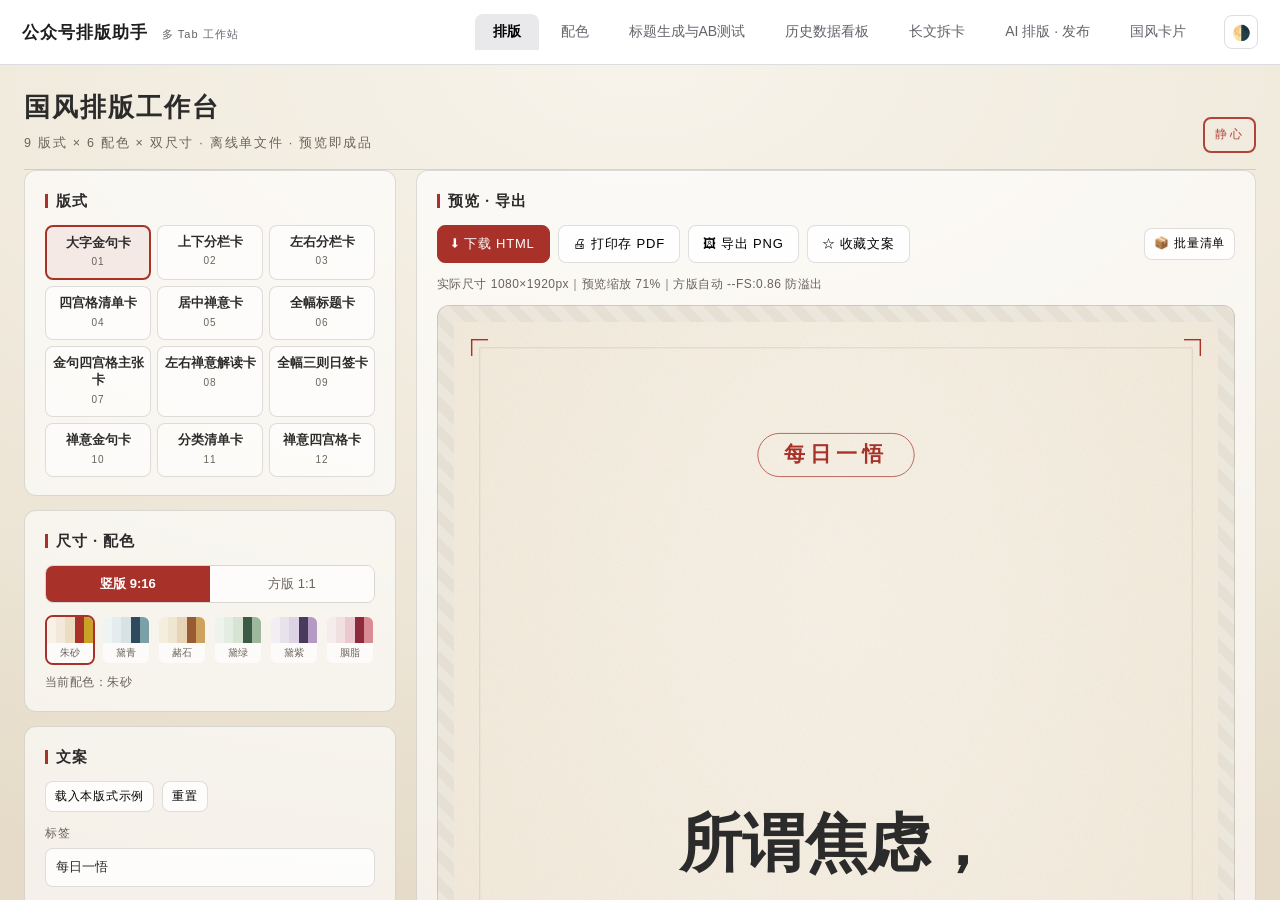
<file: index.html>
<!DOCTYPE html>
<html lang="zh-CN">
<head>
<meta charset="UTF-8">
<meta name="viewport" content="width=device-width, initial-scale=1.0, viewport-fit=cover">
<title>公众号排版助手 · 多 Tab 工作站</title>
<link rel="stylesheet" href="style.css">
</head>
<body>
  <div class="workstation">
  <div class="topbar">
    <div class="logo">公众号排版助手 <small>多 Tab 工作站</small></div>
    <div class="tabs" id="tabs" role="tablist" aria-label="工作站导航">
      <button role="tab" data-tab="paiban" class="active" aria-selected="true" aria-controls="tab-paiban" tabindex="0">排版</button>
      <button role="tab" data-tab="peise" aria-selected="false" aria-controls="tab-peise" tabindex="-1">配色</button>
      <button role="tab" data-tab="biaoti" aria-selected="false" aria-controls="tab-biaoti" tabindex="-1">标题生成与AB测试</button>
      <button role="tab" data-tab="kanban" aria-selected="false" aria-controls="tab-kanban" tabindex="-1">历史数据看板</button>
      <button role="tab" data-tab="longform" aria-selected="false" aria-controls="tab-longform" tabindex="-1">长文拆卡</button>
      <button role="tab" data-tab="aipub" aria-selected="false" aria-controls="tab-aipub" tabindex="-1">AI 排版 · 发布</button>
      <button role="tab" data-tab="guofeng" aria-selected="false" aria-controls="tab-guofeng" tabindex="-1">国风卡片</button>
    </div>
    <button type="button" class="theme-btn" id="themeBtn" aria-label="切换外壳主题（跟随系统 / 浅色 / 暗色）" title="外壳主题：跟随系统 / 浅色 / 暗色">🌗</button>
  </div>

  <div class="panels">
    <!-- 排版 / 配色 / 标题AB / 看板：单实例工作台的四个落点（内层 Tab 由 postMessage 切换） -->
    <section role="tabpanel" class="panel active wb-panel" id="tab-paiban"></section>
    <section role="tabpanel" class="panel wb-panel" id="tab-peise"></section>
    <section role="tabpanel" class="panel wb-panel" id="tab-biaoti"></section>
    <section role="tabpanel" class="panel wb-panel" id="tab-kanban"></section>
    <section role="tabpanel" class="panel wb-panel" id="tab-longform"></section>
    <section role="tabpanel" class="panel wb-panel" id="tab-aipub"></section>
    <section role="tabpanel" class="panel" id="tab-guofeng"><div class="panel-inner" style="padding:0;height:100%;display:flex;flex-direction:column"><div id="guofeng-mount-2" style="flex:1;min-height:0"></div></div></section>

    <!-- 单实例工作台：iframe 常驻 .panels（absolute 定位，避免移动 DOM 触发重载），
         四个主 Tab 共用这一份实例，切 Tab 仅切换可见性 + postMessage 内层定位 -->
    <div class="wb-holder" id="wbHolder">
      <iframe class="wb-frame" id="wbFrame" sandbox="allow-scripts allow-same-origin allow-downloads" title="国风排版工作台"></iframe>
      <div class="wb-loading">加载国风排版工作台…</div>
    </div>
  </div>
  </div>

  <!-- 引擎（国风卡片）：先于外壳脚本声明，defer 保证按序执行 -->
  <script src="guofeng-card-engine.js" defer></script>
  <script src="main.js" defer></script>
</body>
</html>
</file>
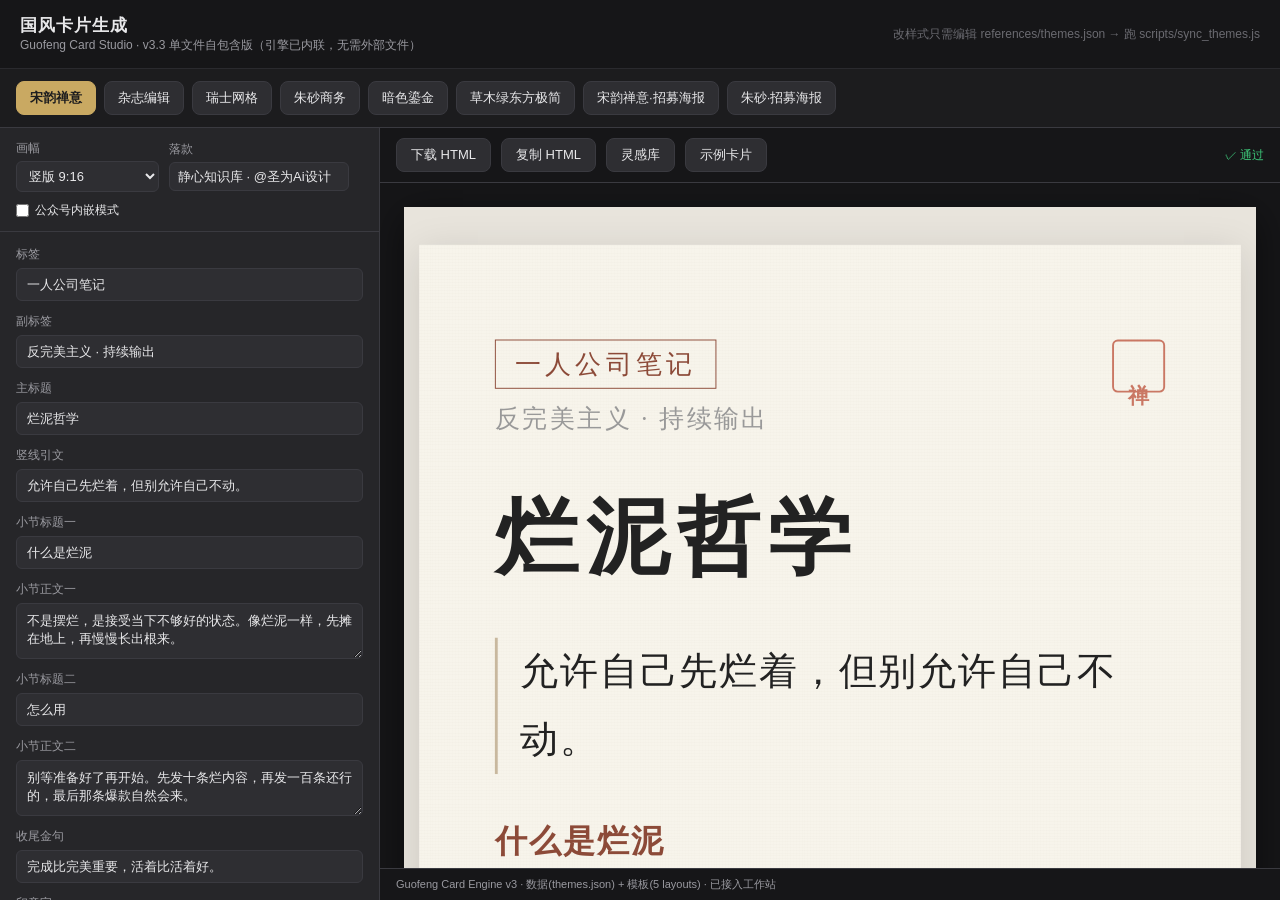
<file: guofeng-card-studio.html>
<!DOCTYPE html>
<html lang="zh-CN">
<head>
<meta charset="UTF-8">
<meta name="viewport" content="width=device-width,initial-scale=1.0">
<title>国风卡片生成 · Guofeng Card Studio v3</title>
<style>
  *{margin:0;padding:0;box-sizing:border-box}
  body{font-family:"Noto Sans SC",-apple-system,"PingFang SC",sans-serif;background:#161618;color:#e8e8ea;height:100vh;display:flex;flex-direction:column;overflow:hidden}
  header{padding:14px 20px;border-bottom:1px solid #2a2a2e;display:flex;align-items:center;gap:16px;flex-wrap:wrap}
  header h1{font-size:17px;font-weight:700;letter-spacing:1px}
  header .sub{font-size:12px;color:#9a9aa0}
  header .hint{margin-left:auto;font-size:12px;color:#6a6a70}
  main{flex:1;min-height:0;display:flex}
  #app{flex:1;min-width:0}
  @media (max-width:760px){
    body{height:auto;overflow:auto;display:block}
    main{display:block;min-height:0}
    #app{height:auto;min-height:0}
  }
</style>
</head>
<body>
<header>
  <div>
    <h1>国风卡片生成</h1>
    <div class="sub">Guofeng Card Studio · v3.3 单文件自包含版（引擎已内联，无需外部文件）</div>
  </div>
  <div class="hint">改样式只需编辑 references/themes.json → 跑 scripts/sync_themes.js</div>
</header>
<main>
  <div id="app"></div>
</main>

<!-- 引擎已内联，单文件即可运行 -->
<script>
/*!
 * Guofeng Card Engine v3.3  —  数据 + 模板 + 灵感库 架构
 * 8 套主题收敛为：themes.json（数据） + 6 个通用布局模板（结构，含 poster 招募海报）。
 * 灵感库：inspiration.json（数据） + 同步进本文件 INSPIRATIONS 块，Studio 内可浏览/复制。
 * 新增风格 = 在 themes.json 加一条（layout + colors + decor + sample），无需改 HTML。
 *
 * 用法一（UI 挂载）：
 *   <script src="guofeng-card-engine.js"><\/script>
 *   GuofengCard.mount(document.getElementById('mount-here'), { defaultStyle:'songzen' });
 * 用法二（只要 HTML）：
 *   const html = GuofengCard.buildCard('swiss', { title:'...' }, { ratio:'9:16', sign:'xxx' });
 *   const wechat = GuofengCard.inlineStyles(html);
 *   const v = GuofengCard.validate(wechat, true);
 *
 * 编辑数据源：改 references/themes.json，再跑 `node scripts/sync_themes.js` 同步到本文件。
 */
(function (global) {
  'use strict';

  const FONT_BASE = "https://miaoda.feishu.cn/fonts/css2?family=";
  const SIGN_DEFAULT = "静心知识库 · @圣为Ai设计";

  /* —— 字体令牌：token -> 实际 font-family —— */
  const FAMILY = {
    serif: '"Noto Serif SC","Songti SC","SimSun",serif',
    sans: '"Noto Sans SC",sans-serif',
    display: '"Playfair Display",serif',
    mono: '"JetBrains Mono",monospace'
  };

  /* ============ 主题数据（由 scripts/sync_themes.js 从 themes.json 同步） ============ */
  /*__THEMES_DATA_START__*/
  const DATA = {
  "version": "3.2.0",
  "signDefault": "静心知识库 · @圣为Ai设计",
  "fontFamilies": {
    "serif": "\"Noto Serif SC\",\"Songti SC\",\"SimSun\",serif",
    "sans": "\"Noto Sans SC\",sans-serif",
    "display": "\"Playfair Display\",serif",
    "mono": "\"JetBrains Mono\",monospace"
  },
  "fontLink": {
    "serif": "Noto+Serif+SC:wght@400;600;700;900",
    "sans": "Noto+Sans+SC:wght@300;400;500;700;800",
    "display": "Playfair+Display:wght@700;900",
    "mono": "JetBrains+Mono:wght@400;700"
  },
  "layouts": {
    "single": {
      "desc": "单列叙事：标签→主标题→竖线引文→小节→收尾金句→印章。宋韵禅意/暗色鎏金共用",
      "fields": [
        {
          "k": "tag",
          "l": "标签",
          "t": "text"
        },
        {
          "k": "subTag",
          "l": "副标签",
          "t": "text"
        },
        {
          "k": "title",
          "l": "主标题",
          "t": "text"
        },
        {
          "k": "quote",
          "l": "竖线引文",
          "t": "text"
        },
        {
          "k": "s1t",
          "l": "小节标题一",
          "t": "text"
        },
        {
          "k": "s1b",
          "l": "小节正文一",
          "t": "area"
        },
        {
          "k": "s2t",
          "l": "小节标题二",
          "t": "text"
        },
        {
          "k": "s2b",
          "l": "小节正文二",
          "t": "area"
        },
        {
          "k": "golden",
          "l": "收尾金句",
          "t": "text"
        },
        {
          "k": "seal",
          "l": "印章字",
          "t": "text"
        }
      ]
    },
    "editorial": {
      "desc": "杂志叙事：栏目标签→主标题→导语→首字下沉→金句引文→第二段",
      "fields": [
        {
          "k": "kicker",
          "l": "栏目标签",
          "t": "text"
        },
        {
          "k": "title",
          "l": "主标题",
          "t": "text"
        },
        {
          "k": "dek",
          "l": "导语/摘要",
          "t": "area"
        },
        {
          "k": "lead",
          "l": "首段（首字下沉）",
          "t": "area"
        },
        {
          "k": "pull",
          "l": "金句引文",
          "t": "text"
        },
        {
          "k": "lead2",
          "l": "第二段",
          "t": "area"
        }
      ]
    },
    "grid": {
      "desc": "瑞士网格：顶栏→主标题→编号步骤→结论条",
      "fields": [
        {
          "k": "topL",
          "l": "分类标签",
          "t": "text"
        },
        {
          "k": "topR",
          "l": "日期/编号",
          "t": "text"
        },
        {
          "k": "title",
          "l": "主标题",
          "t": "text"
        },
        {
          "k": "s1t",
          "l": "阶段一标题",
          "t": "text"
        },
        {
          "k": "s1b",
          "l": "阶段一说明",
          "t": "area"
        },
        {
          "k": "s2t",
          "l": "阶段二标题",
          "t": "text"
        },
        {
          "k": "s2b",
          "l": "阶段二说明",
          "t": "area"
        },
        {
          "k": "s3t",
          "l": "阶段三标题",
          "t": "text"
        },
        {
          "k": "s3b",
          "l": "阶段三说明",
          "t": "area"
        },
        {
          "k": "conclusion",
          "l": "结论条",
          "t": "text"
        }
      ]
    },
    "asymmetric": {
      "desc": "不对称色块：左侧色块+竖排水印+四角元数据→内容区",
      "fields": [
        {
          "k": "metaTL",
          "l": "编号",
          "t": "text"
        },
        {
          "k": "metaTR",
          "l": "期次",
          "t": "text"
        },
        {
          "k": "series",
          "l": "系列名",
          "t": "text"
        },
        {
          "k": "title",
          "l": "主标题",
          "t": "text"
        },
        {
          "k": "subtitle",
          "l": "副标题",
          "t": "area"
        },
        {
          "k": "s1t",
          "l": "小节标签一",
          "t": "text"
        },
        {
          "k": "s1b",
          "l": "小节正文一",
          "t": "area"
        },
        {
          "k": "s2t",
          "l": "小节标签二",
          "t": "text"
        },
        {
          "k": "s2b",
          "l": "小节正文二",
          "t": "area"
        },
        {
          "k": "circle",
          "l": "圆心字",
          "t": "text"
        },
        {
          "k": "golden",
          "l": "收尾金句",
          "t": "text"
        },
        {
          "k": "water",
          "l": "水印字",
          "t": "text"
        }
      ]
    },
    "business": {
      "desc": "商务营销：红封边→页码水印→卖点列表→渐变页脚",
      "fields": [
        {
          "k": "kicker",
          "l": "课程/产品标签",
          "t": "text"
        },
        {
          "k": "title",
          "l": "主标题",
          "t": "text"
        },
        {
          "k": "subtitle",
          "l": "副标题/价值",
          "t": "area"
        },
        {
          "k": "f1t",
          "l": "卖点一标题",
          "t": "text"
        },
        {
          "k": "f1b",
          "l": "卖点一说明（含*高亮*）",
          "t": "area"
        },
        {
          "k": "f2t",
          "l": "卖点二标题",
          "t": "text"
        },
        {
          "k": "f2b",
          "l": "卖点二说明",
          "t": "area"
        }
      ]
    },
    "poster": {
      "desc": "国风招募海报：标签→大字主标题(支持<br>/<em>高亮)→可选路径条→壹贰叁日课→CTA色块+二维码→落款。适配 9:16 竖版招募/活动海报",
      "fields": [
        {
          "k": "tag",
          "l": "标签",
          "t": "text"
        },
        {
          "k": "sub",
          "l": "副标签",
          "t": "text"
        },
        {
          "k": "title",
          "l": "主标题(可用<br>换行、<em>高亮)",
          "t": "text"
        },
        {
          "k": "seal",
          "l": "印章字",
          "t": "text"
        },
        {
          "k": "l1",
          "l": "日课一",
          "t": "area"
        },
        {
          "k": "l2",
          "l": "日课二",
          "t": "area"
        },
        {
          "k": "l3",
          "l": "日课三",
          "t": "area"
        },
        {
          "k": "steps",
          "l": "路径条(空格分隔·可选)",
          "t": "text"
        },
        {
          "k": "cta",
          "l": "CTA主文案",
          "t": "text"
        },
        {
          "k": "ctaSub",
          "l": "CTA副文案",
          "t": "text"
        },
        {
          "k": "qrcode",
          "l": "二维码(url或base64·可选)",
          "t": "text"
        },
        {
          "k": "water",
          "l": "背景水印字(可选)",
          "t": "text"
        }
      ]
    }
  },
  "themes": {
    "songzen": {
      "label": "宋韵禅意",
      "layout": "single",
      "bodyBg": "#e8e4dc",
      "fonts": {
        "base": "serif",
        "display": "serif"
      },
      "fontTokens": [
        "serif"
      ],
      "decor": {
        "seal": true,
        "paperTexture": true,
        "gradientText": false
      },
      "colors": {
        "--ink": "#222",
        "--accent": "#8C4A38",
        "--accent-bright": "#B8442C",
        "--gold": "#C8B89E",
        "--jade": "#3A5A48",
        "--paper": "#F7F4EB",
        "--line": "#DDD8CF",
        "--muted": "#999"
      },
      "sample": {
        "tag": "一人公司笔记",
        "subTag": "反完美主义 · 持续输出",
        "title": "烂泥哲学",
        "quote": "允许自己先烂着，但别允许自己不动。",
        "s1t": "什么是烂泥",
        "s1b": "不是摆烂，是接受当下不够好的状态。像烂泥一样，先摊在地上，再慢慢长出根来。",
        "s2t": "怎么用",
        "s2b": "别等准备好了再开始。先发十条烂内容，再发一百条还行的，最后那条爆款自然会来。",
        "golden": "完成比完美重要，活着比活着好。",
        "seal": "禅"
      }
    },
    "editorial": {
      "label": "杂志编辑",
      "layout": "editorial",
      "bodyBg": "#e4e0d8",
      "fonts": {
        "base": "sans",
        "display": "serif"
      },
      "fontTokens": [
        "serif",
        "sans",
        "display"
      ],
      "decor": {
        "hairline": true,
        "pullquote": true,
        "dropcap": true
      },
      "colors": {
        "--ink": "#1a1a1a",
        "--accent": "#B8442C",
        "--paper": "#FAF8F4",
        "--line": "#D5D0C8",
        "--muted": "#8a8580"
      },
      "sample": {
        "kicker": "COLUMN · 阅读",
        "title": "读书的意义",
        "dek": "读书不是为了记住什么，是为了在某个瞬间，你突然懂了某个人说的某句话。",
        "lead": "我们总以为阅读是一场记忆的搬运，把别人的思想装进自己的脑子。可大多数书，读过就忘了。",
        "pull": "记不住没关系，那一瞬间的懂，已经改变了你。",
        "lead2": "真正留下的，是你看世界时悄悄多出的那一层滤镜。"
      }
    },
    "swiss": {
      "label": "瑞士网格",
      "layout": "grid",
      "bodyBg": "#dadada",
      "fonts": {
        "base": "sans",
        "accent": "mono"
      },
      "fontTokens": [
        "sans",
        "mono"
      ],
      "decor": {
        "topbar": true,
        "stepNumbers": true,
        "conclusionBar": true
      },
      "colors": {
        "--ink": "#0A0A0A",
        "--accent": "#C8202A",
        "--paper": "#FFFFFF",
        "--line": "#E0E0E0",
        "--muted": "#999"
      },
      "sample": {
        "topL": "内容方法论 / METHOD",
        "topR": "2026.10",
        "title": "做内容的三个阶段",
        "s1t": "发自己想发的",
        "s1b": "自嗨期。先让自己舒服，把表达欲释放出来，不必急着讨好任何人。",
        "s2t": "发用户想看的",
        "s2b": "流量期。开始读评论、看数据，用别人的需求校准自己的表达。",
        "s3t": "发用户说不出但需要的",
        "s3b": "壁垒期。你替他们说出了那句一直卡在喉咙里的话，这就成了你的护城河。",
        "conclusion": "从自嗨到壁垒，差的是一百条还不完美的练习。"
      }
    },
    "crimson": {
      "label": "朱砂商务",
      "layout": "business",
      "bodyBg": "#d8d8d8",
      "fonts": {
        "base": "sans"
      },
      "fontTokens": [
        "sans"
      ],
      "decor": {
        "redBorder": true,
        "pageno": true,
        "footerGradient": true,
        "highlight": true
      },
      "colors": {
        "--ink": "#1a1a1a",
        "--accent": "#C8202A",
        "--accent-bright": "#D43A3A",
        "--accent-deep": "#8A1F24",
        "--paper": "#FFFFFF",
        "--muted": "#9a9a9a"
      },
      "sample": {
        "kicker": "课程首发",
        "title": "一人公司实战营",
        "subtitle": "不投流、纯靠内容驱动，一个人也能跑通的商业闭环。",
        "f1t": "21 天陪跑",
        "f1b": "从 0 到 1 搭起你的*内容资产*，每天 30 分钟，不焦虑。",
        "f2t": "可复用 SOP",
        "f2b": "排版、选题、标题、数据看板，全部*模板化*，复制即用。"
      }
    },
    "darkgold": {
      "label": "暗色鎏金",
      "layout": "single",
      "bodyBg": "#000",
      "fonts": {
        "base": "serif",
        "display": "serif"
      },
      "fontTokens": [
        "serif"
      ],
      "decor": {
        "seal": true,
        "frame": true,
        "gradientText": true
      },
      "colors": {
        "--ink": "#0D0D0D",
        "--text": "#E8E0D0",
        "--accent": "#C9A962",
        "--accent-bright": "#E0C88A",
        "--gold": "#C9A962",
        "--gold-bright": "#E0C88A",
        "--gold-line": "rgba(201,169,98,.25)",
        "--paper": "#0D0D0D",
        "--line": "rgba(201,169,98,.25)",
        "--muted": "#C9A962"
      },
      "sample": {
        "kicker": "珍藏版金句",
        "title": "善友如镜",
        "quote": "善友如镜，照见自己。",
        "golden": "你靠近谁，就会成为谁。",
        "seal": "鏡"
      }
    },
    "sage": {
      "label": "草木绿东方极简",
      "layout": "asymmetric",
      "bodyBg": "#d8d4c8",
      "fonts": {
        "base": "serif",
        "meta": "sans"
      },
      "fontTokens": [
        "serif",
        "sans"
      ],
      "decor": {
        "sageBlock": true,
        "watermark": true,
        "cornerMeta": true,
        "seriesQuote": true,
        "circle": true
      },
      "colors": {
        "--sage": "#7D855A",
        "--sage-deep": "#5A6340",
        "--paper": "#EAEAE2",
        "--charcoal": "#2A2A28",
        "--charcoal-soft": "#4a4a46",
        "--muted": "#9a958a",
        "--line": "#D5D0C8"
      },
      "sample": {
        "metaTL": "NO. 03",
        "metaTR": "AUTUMN 2026",
        "series": "中医本草",
        "title": "君臣佐使",
        "subtitle": "一张方子的秩序，就是一个人做事的秩序。",
        "s1t": "君 · 主药",
        "s1b": "针对主证的核心药材，力量最大。做任何事，先找到那个必须解决的主问题。",
        "s2t": "臣 · 辅药",
        "s2b": "辅助君药，加强疗效。核心之外，配两三个得力帮手，不贪多。",
        "circle": "和",
        "golden": "药有君臣佐使，人有主次缓急。",
        "water": "藥"
      }
    },
    "poster_dao": {
      "label": "宋韵禅意·招募海报",
      "layout": "poster",
      "bodyBg": "#e8e4dc",
      "fonts": {
        "base": "serif",
        "display": "serif"
      },
      "fontTokens": [
        "serif"
      ],
      "decor": {
        "seal": true
      },
      "colors": {
        "--ink": "#222",
        "--accent": "#8C4A38",
        "--accent-bright": "#B8442C",
        "--gold": "#C8B89E",
        "--jade": "#3A5A48",
        "--paper": "#F7F4EB",
        "--line": "#DDD8CF",
        "--muted": "#999",
        "--cta-bg": "#3A5A48",
        "--cta-text": "#F3EFE4",
        "--gold-line": "rgba(140,74,56,.22)"
      },
      "sample": {
        "tag": "道德经学习感悟",
        "sub": "《道德经》学习感悟｜每日分享｜心性成长",
        "title": "闻<em>道</em>一日<br>养<em>心</em>一年",
        "seal": "福宝",
        "l1": "不急着改变世界，先学会顺应自己。",
        "l2": "在这里，读经典、悟规律、照见本心。",
        "l3": "每天一点道家智慧，让心慢慢安定下来。",
        "steps": "",
        "cta": "加入道德经共修群",
        "ctaSub": "一起明道、养心、成长。",
        "qrcode": "[data-uri]",
        "water": "道"
      }
    },
    "poster_shu": {
      "label": "朱砂·招募海报",
      "layout": "poster",
      "bodyBg": "#e6e0d8",
      "fonts": {
        "base": "serif",
        "display": "serif"
      },
      "fontTokens": [
        "serif"
      ],
      "decor": {
        "seal": true
      },
      "colors": {
        "--ink": "#241f1d",
        "--accent": "#9E3B2D",
        "--accent-bright": "#C0392B",
        "--gold": "#C8A24E",
        "--jade": "#C0392B",
        "--paper": "#F7F2EC",
        "--line": "#E6D6CC",
        "--muted": "#A38A80",
        "--cta-bg": "linear-gradient(135deg,#C0392B,#9E3B2D)",
        "--cta-text": "#FBF1EC",
        "--gold-line": "rgba(158,59,45,.22)"
      },
      "sample": {
        "tag": "传统文化共修",
        "sub": "传统文化实修营｜读经｜明理｜践行",
        "title": "共修百<em>日</em><br>功夫上<em>身</em>",
        "seal": "福宝",
        "l1": "不只是听课，而是一起练。",
        "l2": "读原文、做笔记、写感悟、互相督促。",
        "l3": "把传统文化从「知道」，变成「做到」。",
        "steps": "读经 明理 践行 养成",
        "cta": "加入共修群",
        "ctaSub": "用 100 天，完成一次扎实学习。",
        "qrcode": "[data-uri]",
        "water": "术"
      }
    }
  }
};
  /*__THEMES_DATA_END__*/

  /* ============ 灵感库（由 scripts/sync_inspiration.js 从 references/inspiration.json 同步） ============ */
  /*__INSPIRATION_DATA_START__*/
  const INSPIRATIONS = {
  "version": "1.0.0",
  "updated": "2026-10-29",
  "description": "国风排版灵感库 · 来自 Awwwards / 时尚杂志 / 高端品牌 / 2026 字体趋势等公开来源的「美观、高级、时尚感」排版范式。结构化的可更新数据源：编辑本文件即可追加灵感，再跑 scripts/sync_inspiration.js 同步进引擎，或在 Studio 内直接浏览。",
  "sources": [
    {
      "id": "awwwards-2026",
      "title": "Awwwards — Web Design Trends 2026",
      "url": "https://www.awwwards.com/",
      "fetchedAt": "2026-10-29",
      "tags": ["trend", "editorial", "typography", "minimal"],
      "summary": "2026 趋势：排版即主角（Typography as the Hero）、探索式布局、电影感英雄区、自然提炼色（Nature Distilled）、噪点+色度混搭。"
    },
    {
      "id": "award-ref",
      "title": "Award-Winning Websites 2025–2030 Reference",
      "url": "https://github.com/coroboros/research/blob/main/articles/award-winning-websites-2025-2030/award-winning-websites-2025-2030.md",
      "fetchedAt": "2026-10-29",
      "tags": ["archetype", "minimal", "editorial", "luxury"],
      "summary": "获奖站八大原型（Minimalist / Editorial / Corporate Luxury 等）的字体、配色、网格、间距与可复用 CSS 片段；含 60-30-10、流体字号/间距系统。"
    },
    {
      "id": "luxury-andor",
      "title": "STUDIO ANDOR — Luxury Branding Trends 2025",
      "url": "https://studioandor.com/blog/luxury-website-design-trends",
      "fetchedAt": "2026-10-29",
      "tags": ["brand", "luxury", "typography", "texture"],
      "summary": "静奢趋势：bold yet understated 定制衬线、大地色/摩卡慕斯/香槟金、极简+极繁点缀、数字触感纹理（噪点/压印/箔）。"
    },
    {
      "id": "fashion-mags",
      "title": "MaisFonts — Typography in Fashion Magazines (Vogue/BAZAAR/Elle)",
      "url": "https://sa.maisfontes.com/blog/fashion-magazine-typography-vogue-harpers-bazaar-elle",
      "fetchedAt": "2026-10-29",
      "tags": ["magazine", "typography", "serif"],
      "summary": "时尚杂志排版密码：Vogue=Didot 高对比优雅、BAZAAR=Bodoni 戏剧感、Elle=Futura 都市感；衬线标题+无衬线信息分层。"
    },
    {
      "id": "bigbigwork-2026",
      "title": "大作 — 2026 年字体趋势（八种表现型排版）",
      "url": "https://blog.bigbigwork.com/archives/202511222",
      "fetchedAt": "2026-10-29",
      "tags": ["typography", "trend", "expressive"],
      "summary": "2026 八大字体趋势：时髦曲线衬线、新颖斜体、安静无衬线、意式风情、前沿风尚、文字图形化、可爱舒适、混乱手写。"
    },
    {
      "id": "purplehill-2025",
      "title": "Purple Hills Studio — Trendy Fonts for 2025",
      "url": "https://www.purplehillstudio.com/blog/trendy-fonts-for-2025",
      "fetchedAt": "2026-10-29",
      "tags": ["typography", "font-pairing"],
      "summary": "当红字体清单：Neue Montreal / Canela / Söhne / Cooper Black / GT America / Inter 等，覆盖极简、编辑、复古回潮。"
    }
  ],
  "entries": [
    {
      "id": "typo-as-hero",
      "title": "排版即主角（Typography as the Hero）",
      "category": "trend",
      "source": "awwwards-2026",
      "designLanguage": "超大、朴素的无衬线字体铺满画面，置于纯色 / 柔和渐变 / 黑白之上；让字体本身讲故事，不需要配图也能成立。",
      "palette": { "bg": "#111111", "ink": "#FFFFFF", "accent": "#E94F37" },
      "fonts": ["Neue Montreal", "Inter", "Suisse Int'l"],
      "cssSnippet": ".hero-type{font-size:clamp(64px,14vw,200px);font-weight:800;line-height:.95;letter-spacing:-.02em;color:var(--ink)}",
      "applicableTo": ["single", "poster", "editorial"],
      "tags": ["oversized", "minimal", "black-white"],
      "note": "适合反共识金句卡 / 招募海报主标题：字大到溢出边缘，克制即高级。"
    },
    {
      "id": "quiet-luxury-serif",
      "title": "静奢定制衬线（Bold yet Understated）",
      "category": "brand",
      "source": "luxury-andor",
      "designLanguage": "定制高对比衬线体，字脚锐利、字形修长；与极精致的元信息无衬线搭配，于克制中显贵气。",
      "palette": { "bg": "#F8F5F0", "ink": "#1A1A1A", "accent": "#C5A572" },
      "fonts": ["Didot", "Bodoni", "GT Sectra", "Apercu", "Founders Grotesk"],
      "cssSnippet": ".lux-title{font-family:'Playfair Display',serif;font-weight:700;letter-spacing:.01em;color:var(--ink)}.lux-meta{font-family:'Inter',sans-serif;font-size:11px;letter-spacing:.18em;text-transform:uppercase;color:#9a9388}",
      "applicableTo": ["single", "darkgold", "editorial"],
      "tags": ["luxury", "serif", "restraint"],
      "note": "对应宋韵禅意 / 暗色鎏金：标题用衬线、信息用无衬线、主色只做锚点。"
    },
    {
      "id": "editorial-serif-sans",
      "title": "衬线标题 + 无衬线正文（Editorial Pairing）",
      "category": "magazine",
      "source": "fashion-mags",
      "designLanguage": "衬线大标题（Playfair/GT Sectra 60–120px）配无衬线正文（Inter/Neue Haas 16–18px），多列不对称网格，引文破版。",
      "palette": { "bg": "#FAF8F4", "ink": "#1a1a1a", "accent": "#B8442C" },
      "fonts": ["Playfair Display", "GT Sectra", "Inter", "Neue Haas Grotesk"],
      "cssSnippet": ".editorial-layout{display:grid;grid-template-columns:repeat(12,1fr);gap:1.5rem}.feature{grid-column:1/8}.sidebar{grid-column:9/13}.pull-quote{grid-column:3/11;font-style:italic;font-size:var(--fs-xl)}",
      "applicableTo": ["editorial"],
      "tags": ["serif-sans", "grid", "magazine"],
      "note": "杂志编辑系统的核心：标题衬线、正文无衬线、引文斜体破版。"
    },
    {
      "id": "vogue-didot",
      "title": "Vogue 高对比 Didot",
      "category": "magazine",
      "source": "fashion-mags",
      "designLanguage": "Didot 极细发丝线 + 强竖画，照片之上如薄纱般透出；开放空间给字体呼吸，制造欧洲奢侈品气质。",
      "palette": { "bg": "#0F0F0F", "ink": "#F4F1EA", "accent": "#C9A962" },
      "fonts": ["Didot", "Prata", "Bodoni Moda"],
      "cssSnippet": ".didot-title{font-family:'Playfair Display',serif;font-weight:400;font-size:clamp(48px,9vw,128px);line-height:1.05;color:var(--ink)}",
      "applicableTo": ["editorial", "darkgold"],
      "tags": ["didot", "high-contrast", "luxury"],
      "note": "免费平替用 Prata / Bodoni Moda（Google Fonts），避免商用 Didot 授权问题。"
    },
    {
      "id": "minimal-extreme-whitespace",
      "title": "极简极端留白（Extreme Whitespace）",
      "category": "archetype",
      "source": "award-ref",
      "designLanguage": "2–3 色，每个元素都需证明存在价值；巨幅留白，宏观区块间距 120–200px+，字体承载设计。",
      "palette": { "bg": "#FAFAF5", "ink": "#2D2D2D", "accent": "#2D2D2D" },
      "fonts": ["Inter", "Neue Haas Grotesk", "Söhne"],
      "cssSnippet": ".wrapper{display:grid;grid-template-columns:1fr min(65ch,100%) 1fr;gap:clamp(3rem,8vw,12rem);padding:clamp(2rem,5vw,8rem)}.wrapper>*{grid-column:2}.full-bleed{grid-column:1/-1}",
      "applicableTo": ["single", "poster"],
      "tags": ["minimal", "whitespace", "type-driven"],
      "note": "留白即奢侈：内容块间距给足，而非用分割线堆砌。"
    },
    {
      "id": "fluid-scale-system",
      "title": "流体字号 / 间距系统（Fluid Scale）",
      "category": "typography",
      "source": "award-ref",
      "designLanguage": "用 clamp() 定义一套随视口流动的 --fs / --space 变量，去掉断点、保证跨尺寸节奏一致。",
      "palette": {},
      "fonts": [],
      "cssSnippet": ":root{--space-s:clamp(1rem,.75rem + 1.25vw,1.5rem);--space-l:clamp(2rem,1rem + 5vw,6rem);--fs-xl:clamp(1.95rem,1.77rem + .91vw,2.44rem);--fs-hero:clamp(3.05rem,2.76rem + 1.43vw,3.81rem)}section{padding-block:var(--space-l)}",
      "applicableTo": ["single", "editorial", "grid", "asymmetric", "business", "poster"],
      "tags": ["fluid", "scale", "8px-grid"],
      "note": "通用基线：所有卡片的字号/间距都从这一套 clamp 变量派生，保持韵律。"
    },
    {
      "id": "swiss-grid-numbers",
      "title": "瑞士网格 + 超大序号（Swiss Grid）",
      "category": "archetype",
      "source": "award-ref",
      "designLanguage": "严格网格，步骤用 80–120px 超大等宽序号，直角无圆角，结论条用单一品牌红。",
      "palette": { "bg": "#FFFFFF", "ink": "#0A0A0A", "accent": "#C8202A" },
      "fonts": ["Neue Haas Grotesk", "Suisse Int'l", "JetBrains Mono"],
      "cssSnippet": ".step{display:flex;gap:28px;border-top:1px solid var(--line);padding-top:32px}.step-no{flex:0 0 110px;font-family:'JetBrains Mono',monospace;font-size:88px;font-weight:700;color:var(--accent);line-height:1}.conclusion{background:var(--accent);color:#fff;padding:24px 32px;font-weight:700}",
      "applicableTo": ["grid"],
      "tags": ["grid", "mono", "numbers"],
      "note": "已沉淀为 swiss 主题：编号步骤 + 红底结论条。"
    },
    {
      "id": "earthy-muted-2026",
      "title": "大地色 / 克制自然色（Nature Distilled）",
      "category": "trend",
      "source": "awwwards-2026",
      "designLanguage": "取自泥土、黏土、沙、石的低饱和色板，叠加 Pantone 2025 摩卡慕斯；柔和、精致、有触感。",
      "palette": { "bg": "#E8E4DF", "ink": "#3A352C", "accent": "#A47764" },
      "fonts": ["Cormorant Garamond", "Fraunces"],
      "cssSnippet": ":root{--sand:#E8E4DF;--mocha:#A47764;--clay:#9C6B4A;--gold:#C5A572;--ink:#3A352C}",
      "applicableTo": ["sage", "single"],
      "tags": ["earthy", "muted", "tactile"],
      "note": "草木绿之外的高级自然色方案，适配中医/东方美学/自然疗愈内容。"
    },
    {
      "id": "expressive-curvy-serif",
      "title": "时髦曲线衬线（Curvy Serif）",
      "category": "typography",
      "source": "bigbigwork-2026",
      "designLanguage": "带 70 年代活力的圆润高对比衬线，俏皮又开放；正取代极简无衬线 Logo（如 Eventbrite / Affinity 焕新）。",
      "palette": { "bg": "#F3EAE0", "ink": "#241F1D", "accent": "#E0457B" },
      "fonts": ["Fraunces", "Recoleta", "Canela"],
      "cssSnippet": ".curvy{font-family:'Fraunces',serif;font-weight:600;font-optical-sizing:auto;font-style:normal;letter-spacing:.01em}",
      "applicableTo": ["editorial", "poster"],
      "tags": ["serif", "groovy", "retro"],
      "note": "大胆张扬的衬线，适合年轻化、有态度的品牌标题。"
    },
    {
      "id": "new-italic-2026",
      "title": "新颖斜体（Liquid Italic）",
      "category": "typography",
      "source": "bigbigwork-2026",
      "designLanguage": "带液态/气泡特质的个性斜体（如 Tilt Beauty / SKIMS），年轻、反叛、有态度；给足留白才出彩。",
      "palette": { "bg": "#111111", "ink": "#FFFFFF", "accent": "#7C5CFF" },
      "fonts": ["Fraunces (italic)", "Recolfa", "Sohne (oblique)"],
      "cssSnippet": ".italic-pop{font-style:italic;font-weight:800;font-size:clamp(40px,8vw,120px);transform:skewX(-6deg);letter-spacing:-.01em}",
      "applicableTo": ["poster", "editorial"],
      "tags": ["italic", "playful", "gen-z"],
      "note": "目标年轻受众的宣言式标题；避免与繁杂背景挤在一起。"
    },
    {
      "id": "quiet-sans-2026",
      "title": "安静无衬线（Quiet Sans）",
      "category": "typography",
      "source": "bigbigwork-2026",
      "designLanguage": "极简无衬线，小尺寸、低声细语；靠金属箔、压印纹理、精致标签显贵气（如 Edwart Chocolatier / SCENARIO）。",
      "palette": { "bg": "#F6F3EE", "ink": "#2A2A28", "accent": "#B89B6E" },
      "fonts": ["Söhne", "Apercu", "Inter (light)"],
      "cssSnippet": ".quiet{font-family:'Inter',sans-serif;font-weight:300;font-size:13px;letter-spacing:.14em;text-transform:uppercase;color:var(--ink)}",
      "applicableTo": ["business", "single"],
      "tags": ["sans", "minimal", "luxury"],
      "note": "高端包装/品牌副信息的首选：克制即高级，靠质感细节取胜。"
    },
    {
      "id": "type-as-graphic",
      "title": "文字图形化（Typography as Graphic）",
      "category": "trend",
      "source": "bigbigwork-2026",
      "designLanguage": "把字母放大、扭曲、融入华丽边框，让文字成为背景图案 / Logo 艺术品本身（装饰艺术 / Y2K / 迷幻 90s）。",
      "palette": { "bg": "#0E0E0E", "ink": "#EDEDED", "accent": "#C9A962" },
      "fonts": ["Playfair Display", "Cinzel", "Bodoni"],
      "cssSnippet": ".type-bg{position:absolute;inset:0;display:grid;place-items:center;font-family:'Playfair Display',serif;font-size:46vw;font-weight:900;color:rgba(255,255,255,.05);line-height:1;pointer-events:none}",
      "applicableTo": ["poster", "asymmetric"],
      "tags": ["graphic", "watermark", "decorative"],
      "note": "对应海报水印字：超大字作背景层，制造纵深与品牌感。"
    },
    {
      "id": "cinematic-hero",
      "title": "电影感英雄区（Cinematic Hero）",
      "category": "trend",
      "source": "awwwards-2026",
      "designLanguage": "全幅高清照片/视频背景 + 其上超大朴素字体，氛围由图定、信息由字给，最简布局也最难忘。",
      "palette": { "bg": "#000000", "ink": "#FFFFFF", "accent": "#FFFFFF" },
      "fonts": ["Neue Montreal", "Inter"],
      "cssSnippet": ".hero{position:relative;height:100vh;display:grid;place-items:center;background:url('hero.jpg')center/cover}.hero h1{position:relative;font-size:clamp(40px,10vw,140px);font-weight:800;color:#fff;text-shadow:0 4px 30px rgba(0,0,0,.4)}",
      "applicableTo": ["poster", "single"],
      "tags": ["cinematic", "hero", "photo"],
      "note": "海报/封面版式：背景图 + 大字标题，图字平衡即高级。"
    },
    {
      "id": "color-60-30-10",
      "title": "60-30-10 配色法则",
      "category": "brand",
      "source": "award-ref",
      "designLanguage": "60% 中性基底（背景/留白/表面）+ 30% 次级（文字/边框/结构）+ 10% 强调色（CTA/高亮/交互）。强调色因稀有而有效。",
      "palette": { "bg": "#F2EFEA", "ink": "#2B2B2B", "accent": "#C8202A" },
      "fonts": [],
      "cssSnippet": ":root{--c-60:#F2EFEA;--c-30:#2B2B2B;--c-10:#C8202A}/* 背景/文字/强调 按此比例分配 */",
      "applicableTo": ["single", "editorial", "grid", "asymmetric", "business", "poster"],
      "tags": ["color-theory", "ratio", "accent"],
      "note": "所有风格的配色基线：主色锚点 ≤5 处，不要喧宾夺主。"
    },
    {
      "id": "variable-font-motion",
      "title": "可变字体动态（Variable Font Motion）",
      "category": "typography",
      "source": "awwwards-2026",
      "designLanguage": "单个可变字体文件，字重/字宽连续轴；滚动或悬停时 Light→Bold 平滑形变，无布局抖动，一个文件顶 4–8 个静态字重。",
      "palette": {},
      "fonts": ["Inter (variable)", "Roboto Flex", "Fraunces (variable)"],
      "cssSnippet": "@font-face{font-family:'VF';src:url('vf.woff2')format('woff2')tech('variations')}.vf{font-family:'VF';font-variation-settings:'wght'400,'wdth'100;transition:font-variation-settings .4s}.vf:hover{font-variation-settings:'wght'900,'wdth'125}",
      "applicableTo": ["single", "editorial", "poster"],
      "tags": ["variable", "motion", "performance"],
      "note": "概念级灵感：静态卡可借鉴「单字族 + 字重对比」制造层级，而非混用多字体。"
    },
    {
      "id": "neo-brutalist",
      "title": "新粗野主义（Neo-Brutalist）",
      "category": "archetype",
      "source": "award-ref",
      "designLanguage": "刻意拒绝精致：粗黑描边（2–4px）、硬投影（纯黑实心）、纯色平涂、零渐变；字体即设计（Monument Extended / Archivo Black 80–200px）。",
      "palette": { "bg": "#FFFFFF", "ink": "#000000", "accent": "#FF90E8" },
      "fonts": ["Monument Extended", "Archivo Black", "Space Mono"],
      "cssSnippet": ".brutal{border:3px solid #000;box-shadow:8px 8px 0 #000;background:#fff;font-family:'Archivo Black',sans-serif}.brutal-accent{background:#FF90E8;border:3px solid #000}",
      "applicableTo": ["grid", "poster"],
      "tags": ["brutalist", "bold", "flat"],
      "note": "反差玩法：想从国风静美里『跳出来』做活动炸裂款时可用，但仍建议主色锚点克制。"
    }
  ]
};
  /*__INSPIRATION_DATA_END__*/

  /* ============ 通用布局模板（结构 + 装饰由 theme.colors/decor 注入） ============ */
  const LAYOUTS = {
    single: {
      css: (t, o) => `
.card{width:900px;max-width:100%;aspect-ratio:${o.ratio};background:var(--paper);position:relative;overflow:hidden;padding:100px 80px 80px;color:var(--ink);box-shadow:0 8px 40px rgba(0,0,0,.12)}
.content{position:relative;z-index:2;height:100%;display:flex;flex-direction:column}
.tag{display:inline-block;border:1px solid var(--accent);color:var(--accent);padding:6px 20px;font-size:28px;letter-spacing:4px;align-self:flex-start}
.sub-tag{margin-top:14px;font-size:26px;color:var(--muted);letter-spacing:3px}
.main-title{margin-top:56px;font-size:88px;font-weight:700;color:var(--ink);letter-spacing:8px;line-height:1.2}
.quote{margin-top:52px;padding-left:24px;border-left:3px solid var(--gold);font-size:40px;line-height:1.8;letter-spacing:2px}
.section{margin-top:48px}
.section-title{font-size:34px;color:var(--accent);font-weight:700;margin-bottom:14px;letter-spacing:2px}
.section-text{font-size:32px;color:#333;line-height:1.9;letter-spacing:1px;max-width:32em}
.divider{width:100%;height:1px;background:var(--line);margin:36px 0}
.golden{margin-top:auto;padding-top:60px;text-align:center;font-size:48px;color:var(--jade,var(--accent));line-height:1.8;font-weight:600;letter-spacing:3px}
.footer{margin-top:40px;text-align:center;font-size:24px;color:var(--muted);letter-spacing:2px}`,
      html: (t, d, o) => {
        const p = [];
        if (d.tag) p.push(`<div class="tag">${d.tag}</div>`);
        if (d.subTag) p.push(`<div class="sub-tag">${d.subTag}</div>`);
        if (d.title) p.push(`<h1 class="main-title">${d.title}</h1>`);
        if (d.quote) p.push(`<div class="quote">${d.quote}</div>`);
        if (d.s1t || d.s1b) p.push(`<div class="section"><div class="section-title">${d.s1t || ''}</div><div class="section-text">${d.s1b || ''}</div></div>`);
        if (d.s2t || d.s2b) p.push(`<div class="divider"></div><div class="section"><div class="section-title">${d.s2t || ''}</div><div class="section-text">${d.s2b || ''}</div></div>`);
        if (d.golden) p.push(`<div class="golden">${d.golden}</div>`);
        const seal = (t.decor && t.decor.seal) ? `<div class="seal">${d.seal || '印'}</div>` : '';
        const cls = 'card' + ((t.decor && t.decor.gradientText) ? ' decor-gradient' : '');
        return `<div class="${cls}">${seal}<div class="content">${p.join('')}<div class="footer">${o.sign}</div></div></div>`;
      }
    },
    editorial: {
      css: (t, o) => `
.card{width:900px;max-width:100%;aspect-ratio:${o.ratio};background:var(--paper);position:relative;overflow:hidden;padding:96px 84px 72px;color:var(--ink);box-shadow:0 8px 40px rgba(0,0,0,.1)}
.content{position:relative;height:100%;display:flex;flex-direction:column}
.kicker{font-family:${FAMILY.display};font-size:18px;letter-spacing:3px;text-transform:uppercase;color:var(--accent);margin-bottom:24px}
.main-title{font-family:${FAMILY.serif};font-size:84px;font-weight:900;line-height:1.15;letter-spacing:2px;margin-bottom:24px}
.dek{font-size:26px;line-height:1.7;color:#4a4a46;font-weight:300;max-width:30em;margin-bottom:40px}
.hairline{width:56px;height:2px;background:var(--accent);margin-bottom:32px}
.lead{font-size:22px;line-height:2;color:#333;max-width:32em}
.lead::first-letter{float:left;font-family:${FAMILY.display};font-size:88px;line-height:.78;padding:6px 14px 0 0;color:var(--accent)}
.pullquote{margin:48px 0;padding:28px 0;border-top:2px solid var(--accent);border-bottom:2px solid var(--accent);font-family:${FAMILY.serif};font-size:34px;line-height:1.6;font-style:italic;color:var(--ink)}
.pullquote::before{content:"\\201C";font-family:${FAMILY.display};color:var(--accent);font-size:60px;line-height:0;vertical-align:-12px;margin-right:8px}
.footer{margin-top:auto;padding-top:40px;font-size:20px;color:var(--muted);letter-spacing:2px;display:flex;justify-content:space-between;border-top:1px solid var(--line)}`,
      html: (t, d, o) => {
        const p = [];
        if (d.kicker) p.push(`<div class="kicker">${d.kicker}</div>`);
        if (d.title) p.push(`<h1 class="main-title">${d.title}</h1>`);
        if (d.dek) p.push(`<p class="dek">${d.dek}</p><div class="hairline"></div>`);
        if (d.lead) p.push(`<p class="lead">${d.lead}</p>`);
        if (d.pull) p.push(`<div class="pullquote">${d.pull}</div>`);
        if (d.lead2) p.push(`<p class="lead">${d.lead2}</p>`);
        return `<div class="card"><div class="content">${p.join('')}<div class="footer"><span>${o.sign}</span></div></div></div>`;
      }
    },
    grid: {
      css: (t, o) => `
.card{width:900px;max-width:100%;aspect-ratio:${o.ratio};background:var(--paper);position:relative;overflow:hidden;padding:80px 72px;color:var(--ink);box-shadow:0 8px 40px rgba(0,0,0,.12)}
.content{height:100%;display:flex;flex-direction:column}
.topbar{display:flex;justify-content:space-between;font-family:${FAMILY.mono};font-size:14px;letter-spacing:1px;color:var(--muted);border-bottom:1px solid var(--line);padding-bottom:16px}
.main-title{font-size:72px;font-weight:900;line-height:1.05;letter-spacing:-1px;margin:40px 0}
.step{display:flex;gap:28px;align-items:flex-start;margin-top:40px;border-top:1px solid var(--line);padding-top:32px}
.step-no{flex:0 0 120px;font-family:${FAMILY.mono};font-size:88px;font-weight:700;color:var(--accent);line-height:1}
.step-body{flex:1;min-width:0}
.step-body h3{font-size:32px;font-weight:700;margin-bottom:12px}
.step-body p{font-size:22px;line-height:1.8;color:#333;max-width:32em}
.conclusion{margin-top:auto;background:var(--accent);color:#fff;padding:24px 32px;font-size:28px;font-weight:700;letter-spacing:1px}
.footer{margin-top:24px;font-family:${FAMILY.mono};font-size:13px;color:var(--muted);letter-spacing:1px}`,
      html: (t, d, o) => {
        const steps = [['01', d.s1t, d.s1b], ['02', d.s2t, d.s2b], ['03', d.s3t, d.s3b]].filter(s => s[1] || s[2]);
        const sh = steps.map(s => `<div class="step"><div class="step-no">${s[0]}</div><div class="step-body"><h3>${s[1] || ''}</h3><p>${s[2] || ''}</p></div></div>`).join('');
        return `<div class="card"><div class="content">
<div class="topbar"><span>${d.topL || ''}</span><span>${d.topR || ''}</span></div>
<h1 class="main-title">${d.title || ''}</h1>
${sh}
<div class="conclusion">${d.conclusion || ''}</div>
<div class="footer">${o.sign}</div></div></div>`;
      }
    },
    asymmetric: {
      css: (t, o) => `
.card{width:900px;max-width:100%;aspect-ratio:${o.ratio};background:var(--paper);position:relative;overflow:hidden;color:var(--charcoal);box-shadow:0 8px 40px rgba(0,0,0,.1)}
.sage-block{position:absolute;left:0;top:0;bottom:0;width:33%;background:var(--sage-deep);z-index:1}
.sage-block .watermark{position:absolute;bottom:40px;left:20px;font-size:140px;font-weight:900;color:rgba(255,255,255,.06);line-height:1;writing-mode:vertical-rl}
.meta{position:absolute;font-family:${FAMILY.sans};font-size:11px;letter-spacing:.15em;text-transform:uppercase;color:var(--muted);z-index:3}
.meta-tl{top:28px;left:40px}.meta-tr{top:28px;right:40px}.meta-bl{bottom:28px;left:40px}.meta-br{bottom:28px;right:40px}
.content{position:relative;z-index:2;margin-left:33%;padding:90px 60px 80px;height:100%;display:flex;flex-direction:column}
.series-tag{display:inline-block;font-family:${FAMILY.sans};font-size:13px;letter-spacing:3px;color:var(--sage);align-self:flex-start;margin-bottom:30px}
.series-tag::before{content:"\\300C";color:var(--sage)}.series-tag::after{content:"\\300D";color:var(--sage)}
h1{font-size:80px;font-weight:900;color:var(--charcoal);line-height:1.1;letter-spacing:4px;margin-bottom:20px}
.subtitle{font-size:18px;color:var(--charcoal-soft);line-height:1.7;margin-bottom:40px;font-family:${FAMILY.sans};font-weight:300}
.hairline{width:40px;height:1px;background:var(--sage);margin:0 0 36px}
.section{margin-bottom:36px}
.section-label{font-family:${FAMILY.sans};font-size:12px;letter-spacing:3px;color:var(--sage);text-transform:uppercase;margin-bottom:10px}
.section p{font-size:20px;line-height:2;color:var(--charcoal-soft);letter-spacing:1px;max-width:30em}
.circle{width:120px;height:120px;border-radius:50%;border:1px solid var(--line);display:flex;align-items:center;justify-content:center;margin:20px 0;position:relative}
.circle::after{content:"";position:absolute;inset:-6px;border-radius:50%;border:1px solid var(--line);opacity:.4}
.circle span{font-size:28px;color:var(--sage);font-weight:700}
.closing{margin-top:auto;padding-top:40px;font-size:26px;color:var(--charcoal);letter-spacing:3px;line-height:1.8;font-weight:600}
.footer{margin-top:24px;font-family:${FAMILY.sans};font-size:12px;color:var(--muted);letter-spacing:2px}`,
      html: (t, d, o) => {
        const block = `<div class="sage-block"><div class="watermark">${d.water || '藥'}</div></div>`;
        const meta = `<div class="meta meta-tl">${d.metaTL || ''}</div><div class="meta meta-tr">${d.metaTR || ''}</div><div class="meta meta-bl">静心知识库</div><div class="meta meta-br">@圣为Ai设计</div>`;
        const s1 = (d.s1t || d.s1b) ? `<div class="section"><div class="section-label">${d.s1t || ''}</div><p>${d.s1b || ''}</p></div>` : '';
        const s2 = (d.s2t || d.s2b) ? `<div class="section"><div class="section-label">${d.s2t || ''}</div><p>${d.s2b || ''}</p></div>` : '';
        const circle = d.circle ? `<div class="circle"><span>${d.circle}</span></div>` : '';
        const closing = d.golden ? `<div class="closing">${d.golden}</div>` : '';
        return `<div class="card">${block}${meta}<div class="content">
<div class="series-tag">${d.series || ''}</div>
<h1>${d.title || ''}</h1><p class="subtitle">${d.subtitle || ''}</p><div class="hairline"></div>
${s1}${s2}${circle}${closing}
<div class="footer">${o.sign}</div></div></div>`;
      }
    },
    business: {
      css: (t, o) => `
.card{width:900px;max-width:100%;aspect-ratio:${o.ratio};background:var(--paper);position:relative;overflow:hidden;padding:88px 76px 0;color:var(--ink);border-left:12px solid var(--accent);box-shadow:0 8px 40px rgba(0,0,0,.12)}
.pageno{position:absolute;right:24px;top:40px;font-size:200px;font-weight:900;color:rgba(200,32,42,.06);line-height:1;z-index:0}
.content{position:relative;z-index:1;height:100%;display:flex;flex-direction:column}
.kicker{font-size:18px;letter-spacing:4px;color:var(--accent);font-weight:700;margin-bottom:20px}
.main-title{font-size:76px;font-weight:800;line-height:1.2;letter-spacing:1px;margin-bottom:28px}
.subtitle{font-size:26px;font-weight:300;color:#555;line-height:1.7;max-width:30em;margin-bottom:40px}
.feature{display:flex;gap:16px;align-items:flex-start;margin-top:28px}
.feature .bar{width:6px;background:var(--accent);align-self:stretch;border-radius:3px}
.feature h3{font-size:30px;font-weight:700;margin-bottom:8px}
.feature p{font-size:22px;line-height:1.8;color:#444;max-width:30em}
.hl{color:var(--accent-bright);font-weight:700}
.footer{margin-top:auto;background:linear-gradient(180deg,var(--accent),var(--accent-deep));color:#fff;padding:28px 76px;margin:0 -76px;font-size:20px;letter-spacing:2px;display:flex;justify-content:space-between}`,
      html: (t, d, o) => {
        const hl = s => (s || '').replace(/\*([^*]+)\*/g, '<span class="hl">$1</span>');
        const f1 = (d.f1t || d.f1b) ? `<div class="feature"><div class="bar"></div><div><h3>${d.f1t || ''}</h3><p>${hl(d.f1b)}</p></div></div>` : '';
        const f2 = (d.f2t || d.f2b) ? `<div class="feature"><div class="bar"></div><div><h3>${d.f2t || ''}</h3><p>${hl(d.f2b)}</p></div></div>` : '';
        return `<div class="card"><div class="pageno">01</div><div class="content">
<div class="kicker">${d.kicker || ''}</div><h1 class="main-title">${d.title || ''}</h1>
<p class="subtitle">${d.subtitle || ''}</p>
${f1}${f2}
<div class="footer"><span>${o.sign}</span><span>@圣为Ai设计</span></div></div></div>`;
      }
    },
    poster: {
      css: (t, o) => `
.poster-card{width:900px;max-width:100%;aspect-ratio:${o.ratio};background:var(--paper);position:relative;overflow:hidden;color:var(--ink);box-shadow:0 8px 40px rgba(0,0,0,.12)}
.poster-card::before{content:"";position:absolute;inset:0;pointer-events:none;z-index:1;background-image:repeating-linear-gradient(0deg,transparent,transparent 2px,rgba(180,170,150,.03) 2px,rgba(180,170,150,.03) 3px),repeating-linear-gradient(90deg,transparent,transparent 2px,rgba(180,170,150,.02) 2px,rgba(180,170,150,.02) 3px)}
.poster-frame{position:absolute;inset:26px;border:1px solid var(--gold-line,var(--line));pointer-events:none;z-index:2}
.poster-water{position:absolute;right:-50px;bottom:210px;font-size:500px;font-weight:900;color:var(--accent);opacity:.05;line-height:1;z-index:1;letter-spacing:0}
.poster-content{position:relative;z-index:3;height:100%;display:flex;flex-direction:column;padding:84px 88px 64px}
.poster-tag{display:inline-block;border:1px solid var(--accent);color:var(--accent);padding:8px 24px;font-size:24px;letter-spacing:8px;align-self:flex-start;font-weight:600}
.poster-sub{margin-top:18px;font-size:22px;color:var(--muted);letter-spacing:4px}
.poster-hero{margin-top:60px;position:relative}
.poster-hero h1{font-size:136px;font-weight:900;line-height:1.36;letter-spacing:8px;color:var(--ink)}
.poster-hero h1 em{font-style:normal;color:var(--accent-bright)}
.poster-seal{position:absolute;right:2px;bottom:14px;width:78px;height:78px;background:var(--accent-bright);color:var(--paper);display:flex;align-items:center;justify-content:center;font-size:30px;font-weight:700;writing-mode:vertical-rl;letter-spacing:6px;border-radius:6px;box-shadow:0 2px 10px rgba(0,0,0,.18)}
.poster-path{margin-top:48px;display:flex;align-items:center;justify-content:center;gap:6px;flex-wrap:wrap}
.poster-path span{font-size:27px;letter-spacing:4px;color:var(--accent);font-weight:600;padding:0 8px}
.poster-path .ar{color:var(--gold);font-weight:400;font-style:normal;margin:0 2px}
.poster-lessons{margin-top:64px;display:flex;flex-direction:column}
.poster-lesson{display:flex;align-items:flex-start;gap:26px;padding:27px 0;border-bottom:1px solid var(--line)}
.poster-lesson:last-child{border-bottom:none;padding-bottom:0}
.poster-lesson i{flex:0 0 auto;font-style:normal;font-size:34px;color:var(--accent);font-weight:700;line-height:1.7}
.poster-lesson p{font-size:32px;line-height:1.75;color:#333;letter-spacing:1.5px;max-width:24em}
.poster-bottom{margin-top:auto}
.poster-cta{display:flex;align-items:center;gap:36px;background:var(--cta-bg,var(--accent));padding:38px 44px;color:var(--cta-text,#fff)}
.poster-cta-text{flex:1;min-width:0}
.poster-cta-text strong{display:block;font-size:36px;font-weight:700;letter-spacing:3px;margin-bottom:12px}
.poster-cta-text span{display:block;font-size:26px;letter-spacing:2px;opacity:.85;line-height:1.7}
.poster-qr-wrap{flex:0 0 auto;display:flex;flex-direction:column;align-items:center;gap:10px}
.poster-qr{width:112px;height:112px;background:#fff;border:1px solid rgba(0,0,0,.08);overflow:hidden}
.poster-qr img{width:100%;height:100%;object-fit:cover;display:block}
.poster-qr-i{position:relative;background:#fff}
.poster-qr-i::before{content:"";position:absolute;inset:14px;background-image:radial-gradient(#2A2A28 24%,transparent 26%);background-size:16px 16px}
.poster-qr-label{font-size:20px;letter-spacing:4px;color:var(--cta-text,#fff);opacity:.9}
.poster-footer{margin-top:28px;text-align:center;font-size:20px;color:var(--muted);letter-spacing:3px}`,
      html: (t, d, o) => {
        const seal = (t.decor && t.decor.seal) ? `<div class="poster-seal">${d.seal || '印'}</div>` : '';
        const water = d.water ? `<div class="poster-water">${d.water}</div>` : '';
        const tag = d.tag ? `<div class="poster-tag">${d.tag}</div>` : '';
        const sub = d.sub ? `<div class="poster-sub">${d.sub}</div>` : '';
        const title = d.title ? `<h1>${d.title}</h1>` : '';
        const stepsArr = (d.steps || '').trim().split(/\s+/).filter(Boolean);
        const path = stepsArr.length ? `<div class="poster-path">${stepsArr.map(s => `<span>${s}</span>`).join('<span class="ar">→</span>')}</div>` : '';
        const lessons = ['l1', 'l2', 'l3'].map((k, i) => d[k] ? `<div class="poster-lesson"><i>${['壹', '贰', '叁'][i]}</i><p>${d[k]}</p></div>` : '').join('');
        const qrBox = d.qrcode ? `<div class="poster-qr"><img alt="二维码" src="${d.qrcode}"></div>` : `<div class="poster-qr poster-qr-i"></div>`;
        const qrWrap = d.qrcode ? `<div class="poster-qr-wrap">${qrBox}<div class="poster-qr-label">扫码入群</div></div>` : '';
        const ctaText = (d.cta || d.ctaSub) ? `<div class="poster-cta-text"><strong>${d.cta || ''}</strong><span>${d.ctaSub || ''}</span></div>` : '';
        const cta = (ctaText || qrWrap) ? `<div class="poster-cta">${ctaText}${qrWrap}</div>` : '';
        return `<div class="poster-card">${water}<div class="poster-frame"></div><div class="poster-content">
  ${tag}${sub}
  <div class="poster-hero">${title}${seal}</div>
  ${path}
  <div class="poster-lessons">${lessons}</div>
  <div class="poster-bottom">${cta}<div class="poster-footer">来源：${o.sign}</div></div>
</div></div>`;
      }
    }
  };

  /* ============ 工具 ============ */
  function buildFontLink(theme) {
    const toks = Array.from(new Set(theme.fontTokens || []));
    if (!toks.length && theme.fonts && theme.fonts.base) toks.push(theme.fonts.base);
    const parts = toks.map(t => DATA.fontLink[t]).filter(Boolean);
    return FONT_BASE + parts.join('&family=');
  }
  function baseCSS(theme) {
    const c = theme.colors || {};
    const rootVars = Object.entries(c).map(([k, v]) => `${k.startsWith('--') ? k : '--' + k}:${v}`).join(';');
    const baseFamily = FAMILY[theme.fonts && theme.fonts.base] || FAMILY.serif;
    let css = `:root{${rootVars}}\n*{margin:0;padding:0;box-sizing:border-box}\n`;
    css += `body{display:flex;justify-content:center;background:${theme.bodyBg || '#e8e4dc'};padding:40px 16px;font-family:${baseFamily};text-rendering:optimizeLegibility;font-feature-settings:"kern" 1,"liga" 1}\n`;
    const d = theme.decor || {};
    if (d.paperTexture) css += `.card::before{content:"";position:absolute;inset:0;pointer-events:none;z-index:1;background-image:repeating-linear-gradient(0deg,transparent,transparent 2px,rgba(180,170,150,.03) 2px,rgba(180,170,150,.03) 3px),repeating-linear-gradient(90deg,transparent,transparent 2px,rgba(180,170,150,.02) 2px,rgba(180,170,150,.02) 3px)}\n`;
    if (d.seal) css += `.seal{position:absolute;top:100px;right:80px;width:56px;height:56px;border:2px solid var(--accent-bright);border-radius:6px;display:flex;align-items:center;justify-content:center;color:var(--accent-bright);font-size:22px;font-weight:700;writing-mode:vertical-rl;z-index:3;opacity:.7}\n`;
    if (d.frame) css += `.frame{position:absolute;inset:28px;border:1px solid var(--gold-line,var(--line));pointer-events:none}\n`;
    if (d.gradientText) css += `.decor-gradient .main-title,.decor-gradient .golden{background:linear-gradient(180deg,var(--gold-bright,var(--accent-bright)),var(--gold));-webkit-background-clip:text;background-clip:text;color:transparent}\n`;
    return css;
  }

  /* ============ 纯函数 API ============ */
  function buildCard(styleKey, data, opts) {
    const theme = DATA.themes[styleKey];
    if (!theme) throw new Error('未知风格: ' + styleKey);
    opts = Object.assign({ ratio: '9:16', sign: SIGN_DEFAULT }, opts || {});
    const lay = LAYOUTS[theme.layout];
    if (!lay) throw new Error('未知布局: ' + theme.layout);
    const css = baseCSS(theme) + lay.css(theme, opts);
    const html = lay.html(theme, data || {}, opts);
    const link = buildFontLink(theme);
    return `<!DOCTYPE html><html lang="zh-CN"><head><meta charset="UTF-8">
<meta name="viewport" content="width=device-width,initial-scale=1.0"><title>${(data && data.title) || '卡片'} · ${theme.label}</title>
<link rel="stylesheet" href="${link}">
<style>${css}</style></head><body>${html}</body></html>`;
  }

  function resolveVarExpr(inner, vars) {
    const m = inner.match(/^--[\w-]+/);
    if (!m) return '';
    const name = m[0];
    if (vars[name]) return vars[name];
    const comma = inner.indexOf(',');
    if (comma >= 0) {
      let fb = inner.slice(comma + 1).trim();
      if (fb.startsWith('var(')) fb = resolveVarExpr(fb.slice(4, -1), vars);
      return fb;
    }
    return '';
  }
  /* 从最内层 var() 向外循环解析，正确处理 var(--a,var(--b)) 嵌套 fallback。
     旧实现用 /var\(([^)]*)\)/ 单次替换，遇嵌套时会把内层闭括号吞掉，
     导致 linear-gradient(...) 语法损坏 → background 失效 → 渐变文字（color:transparent）整段隐形。 */
  function resolveVars(str, vars) {
    let prev;
    do {
      prev = str;
      str = str.replace(/var\(([^()]*)\)/g, (_, inner) => {
        const ci = inner.indexOf(',');
        const name = (ci >= 0 ? inner.slice(0, ci) : inner).trim();
        const fb = ci >= 0 ? inner.slice(ci + 1).trim() : '';
        return vars[name] || fb;
      });
    } while (str !== prev);
    return str;
  }
  function inlineStyles(html) {
    const doc = new DOMParser().parseFromString(html, 'text/html');
    const styleEls = Array.from(doc.querySelectorAll('style'));
    let css = styleEls.map(s => s.textContent).join('\n');
    const vars = {};
    const rootMatch = css.match(/:root\s*\{([^}]*)\}/);
    if (rootMatch) {
      rootMatch[1].split(';').forEach(decl => {
        const i = decl.indexOf(':');
        if (i > 0) { const k = decl.slice(0, i).trim(); const v = decl.slice(i + 1).trim(); if (k) vars[k] = v; }
      });
    }
    const rules = [];
    css.replace(/:root\s*\{[^}]*\}/, '').split('}').forEach(block => {
      const ci = block.indexOf('{');
      if (ci < 0) return;
      const sel = block.slice(0, ci).trim();
      const body = block.slice(ci + 1);
      if (!sel || sel.includes('::') || sel === '') return;
      const props = {};
      body.split(';').forEach(dl => {
        const i = dl.indexOf(':');
        if (i > 0) {
          const k = dl.slice(0, i).trim();
          let v = resolveVars(dl.slice(i + 1).trim(), vars);
          if (k) props[k] = v;
        }
      });
      if (Object.keys(props).length) rules.push({ sel, props });
    });
    /* 按 CSS 优先级（specificity）升序内联：高优先级规则后写入，正确覆盖低优先级。
     否则 `.decor-gradient .main-title`(0,2,0) 先写、`.main-title`(0,1,0) 后写会反向覆盖，
     导致渐变文字 color:transparent 被布局色覆盖 → 深色主题标题不可见。 */
  function specOf(sel) {
    const ids = (sel.match(/#[\w-]+/g) || []).length;
    const rest = sel.replace(/#[\w-]+/g, ' ');
    const cls = (rest.match(/\.[\w-]+/g) || []).length + (rest.match(/\[[^\]]*\]/g) || []).length;
    const rest2 = rest.replace(/\.[\w-]+/g, ' ').replace(/\[[^\]]*\]/g, ' ');
    const tags = (rest2.match(/(?:^|[\s>+~])[a-zA-Z][\w-]*/g) || []).length;
    return ids * 1000 + cls * 100 + tags;
  }
  rules.slice().sort((a, b) => specOf(a.sel) - specOf(b.sel)).forEach(({ sel, props }) => {
      let els = [];
      try { els = Array.from(doc.querySelectorAll(sel)); } catch (e) { return; }
      els.forEach(el => {
        const cur = el.getAttribute('style') || '';
        const add = Object.entries(props).map(([k, v]) => `${k}:${v}`).join(';');
        el.setAttribute('style', (cur ? cur + ';' : '') + add);
      });
    });
    styleEls.forEach(s => s.remove());
    Array.from(doc.querySelectorAll('[class]')).forEach(el => el.removeAttribute('class'));
    return '<!DOCTYPE html>' + doc.documentElement.outerHTML;
  }

  function validate(html, wechat) {
    const errs = [], warns = [];
    if (!wechat) {
      if (!html.toLowerCase().includes('<!doctype html>')) errs.push('缺少 <!DOCTYPE html>');
      if (!/静心知识库/.test(html)) errs.push('缺失统一落款');
      if (/ai生成|ai-generated|generated by ai/i.test(html)) errs.push('出现禁止的 AI 水印');
      if (!/line-height/.test(html)) warns.push('建议设置 line-height 垂直韵律');
      if (!/font-feature-settings|text-rendering/.test(html)) warns.push('建议设置文字渲染质感');
    } else {
      // 微信已发布文章支持 position:absolute（装饰层印章/水印/色块用），仅过滤真正会被剥离的写法
      const banned = {
        '<style': '禁止使用 <style>', 'class=': '禁止使用 class', 'display:grid': '禁用 grid',
        'position:fixed': '禁用 position:fixed（absolute 微信支持）',
        '@media': '禁用 @media', '@keyframes': '禁用 @keyframes', 'var(--': '禁用 CSS 变量', '<script': '禁用 script'
      };
      Object.entries(banned).forEach(([p, m]) => {
        const n = (html.match(new RegExp(p.replace(/[.*+?^${}()|[\]\\]/g, '\\$&'), 'gi')) || []).length;
        if (n) errs.push(`${m}（${n} 次）`);
      });
      if (!/静心知识库/.test(html)) errs.push('缺失统一落款');
    }
    return { errs, warns };
  }

  /* ============ 可挂载 UI ============ */
  const CSS = `
.gc-studio{position:relative;display:flex;flex-direction:column;height:100%;min-height:520px;background:#1c1c1e;color:#e8e8ea;font-family:"Noto Sans SC",-apple-system,"PingFang SC",sans-serif;--gc-accent:#C9A962;--gc-line:#3a3a40;--gc-panel:#262629;--gc-panel2:#2e2e32;--gc-muted:#9a9aa0;--gc-ok:#3ec97a;--gc-err:#ff6b6b}
.gc-studio *{margin:0;padding:0;box-sizing:border-box}
.gc-stylebar{display:flex;gap:8px;flex-wrap:wrap;padding:12px 16px;border-bottom:1px solid var(--gc-line)}
.gc-stylebar button{background:var(--gc-panel2);border:1px solid var(--gc-line);color:#e8e8ea;padding:7px 13px;border-radius:8px;font-size:13px;cursor:pointer;transition:.15s}
.gc-stylebar button:hover{border-color:var(--gc-accent)}
.gc-stylebar button.active{background:var(--gc-accent);color:#1c1c1e;border-color:var(--gc-accent);font-weight:700}
.gc-main{flex:1;display:flex;min-height:0}
.gc-left{width:380px;min-width:320px;background:var(--gc-panel);border-right:1px solid var(--gc-line);display:flex;flex-direction:column;overflow:hidden}
.gc-controls{padding:12px 16px;border-bottom:1px solid var(--gc-line);display:flex;gap:10px;flex-wrap:wrap;align-items:center}
.gc-controls label{font-size:12px;color:var(--gc-muted);display:flex;flex-direction:column;gap:4px}
.gc-controls select,.gc-controls input[type=text]{background:var(--gc-panel2);border:1px solid var(--gc-line);color:#e8e8ea;padding:6px 8px;border-radius:6px;font-size:13px;font-family:inherit}
.gc-controls .gc-chk{display:flex;flex-direction:row;align-items:center;gap:6px;font-size:12px;color:#e8e8ea;cursor:pointer}
.gc-form{flex:1;overflow-y:auto;padding:14px 16px;display:flex;flex-direction:column;gap:12px}
.gc-field{display:flex;flex-direction:column;gap:5px}
.gc-field label{font-size:12px;color:var(--gc-muted)}
.gc-field input,.gc-field textarea{background:var(--gc-panel2);border:1px solid var(--gc-line);color:#e8e8ea;padding:8px 10px;border-radius:6px;font-size:13px;font-family:inherit;resize:vertical}
.gc-field textarea{min-height:56px}
.gc-field input:focus,.gc-field textarea:focus{outline:none;border-color:var(--gc-accent)}
.gc-right{flex:1;display:flex;flex-direction:column;min-width:0;background:#161618}
.gc-bar{padding:10px 16px;border-bottom:1px solid var(--gc-line);display:flex;gap:10px;row-gap:6px;align-items:center;flex-wrap:wrap}
.gc-bar button{background:var(--gc-panel2);border:1px solid var(--gc-line);color:#e8e8ea;padding:7px 14px;border-radius:8px;font-size:13px;cursor:pointer}
.gc-bar button:hover{border-color:var(--gc-accent)}
.gc-bar .gc-status{margin-left:auto;font-size:12px}
.gc-bar .gc-status.ok{color:var(--gc-ok)} .gc-bar .gc-status.err{color:var(--gc-err)}
.gc-preview-wrap{flex:1;overflow:auto;display:flex;justify-content:center;padding:24px;align-items:flex-start}
.gc-preview{background:#fff;border:none;transform-origin:top left;box-shadow:0 10px 40px rgba(0,0,0,.5);flex:none}
.gc-hint{font-size:11px;color:var(--gc-muted);padding:8px 16px;border-top:1px solid var(--gc-line)}
.gc-insp{background:var(--gc-panel2);border:1px solid var(--gc-line);color:#e8e8ea;padding:7px 14px;border-radius:8px;font-size:13px;cursor:pointer}
.gc-insp:hover{border-color:var(--gc-accent)}
.gc-example{background:var(--gc-panel2);border:1px solid var(--gc-line);color:#e8e8ea;padding:7px 14px;border-radius:8px;font-size:13px;cursor:pointer}
.gc-example:hover{border-color:var(--gc-accent)}
.gc-ex-card{width:300px;height:533px;border:none;border-radius:6px;background:#fff;pointer-events:none;box-shadow:0 4px 16px rgba(0,0,0,.4)}
.gc-insp-overlay{position:absolute;inset:0;z-index:20;background:rgba(20,20,22,.97);display:none;flex-direction:column}
.gc-insp-overlay.open{display:flex}
.gc-insp-head{display:flex;align-items:center;gap:10px;padding:12px 16px;border-bottom:1px solid var(--gc-line);flex-wrap:wrap}
.gc-insp-head h3{font-size:15px;font-weight:700;color:var(--gc-accent);letter-spacing:1px}
.gc-insp-close{margin-left:auto;background:var(--gc-panel2);border:1px solid var(--gc-line);color:#e8e8ea;padding:6px 12px;border-radius:6px;cursor:pointer}
.gc-insp-close:hover{border-color:var(--gc-accent)}
.gc-insp-chips{display:flex;gap:6px;flex-wrap:wrap}
.gc-insp-chips button{background:var(--gc-panel2);border:1px solid var(--gc-line);color:var(--gc-muted);padding:5px 12px;border-radius:14px;font-size:12px;cursor:pointer}
.gc-insp-chips button.active{background:var(--gc-accent);color:#1c1c1e;border-color:var(--gc-accent);font-weight:700}
.gc-insp-grid{flex:1;overflow-y:auto;padding:16px;display:grid;grid-template-columns:repeat(auto-fill,minmax(300px,1fr));gap:14px;align-content:start}
.gc-insp-card{background:var(--gc-panel);border:1px solid var(--gc-line);border-radius:10px;padding:14px;display:flex;flex-direction:column;gap:8px}
.gc-insp-card .cat{font-size:11px;color:var(--gc-accent);letter-spacing:1px;text-transform:uppercase}
.gc-insp-card .t{font-size:14px;font-weight:700;color:#fff;line-height:1.4}
.gc-insp-card .dl{font-size:12px;color:#cfcfd4;line-height:1.6}
.gc-insp-card .sw{display:flex;gap:5px}
.gc-insp-card .sw i{width:18px;height:18px;border-radius:4px;border:1px solid rgba(255,255,255,.2)}
.gc-insp-card .ft{font-size:11px;color:var(--gc-muted)}
.gc-insp-card .tg{display:flex;gap:4px;flex-wrap:wrap}
.gc-insp-card .tg span{font-size:10px;background:var(--gc-panel2);border:1px solid var(--gc-line);color:var(--gc-muted);padding:2px 7px;border-radius:10px}
.gc-insp-card .copy{margin-top:auto;background:var(--gc-accent);color:#1c1c1e;border:none;padding:7px 10px;border-radius:6px;font-size:12px;font-weight:700;cursor:pointer}
.gc-insp-card .copy:active{transform:scale(.97)}
.gc-insp-empty{padding:40px;text-align:center;color:var(--gc-muted);font-size:13px}
@media (max-width:760px){
.gc-stylebar{padding:10px 12px}
.gc-studio{height:auto;min-height:0}
.gc-main{flex-direction:column}
.gc-left{width:100%;min-width:0;flex:none;border-right:none;border-bottom:1px solid var(--gc-line)}
.gc-form{flex:none;max-height:none;overflow:visible}
.gc-right{flex:none;min-height:0}
.gc-preview-wrap{padding:16px}
.gc-controls .gc-chk{flex:1 1 100%}
}
`;

  function mount(container, options) {
    options = Object.assign({ defaultStyle: 'songzen', sign: SIGN_DEFAULT, ratio: '9:16' }, options || {});
    if (typeof container === 'string') container = document.querySelector(container);
    if (!container) throw new Error('GuofengCard.mount: 容器不存在');
    if (container.__gcMounted) return container.__gcApi;

    container.classList.add('gc-studio');
    container.innerHTML = `
      <style>${CSS}</style>
      <div class="gc-stylebar"></div>
      <div class="gc-main">
        <div class="gc-left">
          <div class="gc-controls">
            <label>画幅<select class="gc-ratio">
              <option value="9:16">竖版 9:16</option>
              <option value="3:4">小红书 3:4</option>
              <option value="1:1">方图 1:1</option>
              <option value="2.35:1">公众号封面 2.35:1</option>
            </select></label>
            <label>落款<input type="text" class="gc-sign" style="width:180px"></label>
            <label class="gc-chk"><input type="checkbox" class="gc-wechat"> 公众号内嵌模式</label>
          </div>
          <div class="gc-form"></div>
        </div>
        <div class="gc-right">
          <div class="gc-bar">
            <button class="gc-download">下载 HTML</button>
            <button class="gc-copy">复制 HTML</button>
            <button class="gc-insp">灵感库</button>
            <button class="gc-example">示例卡片</button>
            <span class="gc-status"></span>
          </div>
          <div class="gc-preview-wrap"><iframe class="gc-preview" title="预览"></iframe></div>
          <div class="gc-hint">Guofeng Card Engine v3 · 数据(themes.json) + 模板(5 layouts) · 已接入工作站</div>
        </div>
      </div>
      <div class="gc-insp-overlay">
        <div class="gc-insp-head">
          <h3>灵感库</h3>
          <div class="gc-insp-chips"></div>
          <button class="gc-insp-close">✕ 关闭</button>
        </div>
        <div class="gc-insp-grid"></div>
      </div>
      <div class="gc-insp-overlay gc-example-overlay">
        <div class="gc-insp-head">
          <h3>示例卡片</h3>
          <button class="gc-example-close">✕ 关闭</button>
        </div>
        <div class="gc-insp-grid gc-example-grid"></div>
      </div>`;

    const $ = sel => container.querySelector(sel);
    let current = options.defaultStyle;
    const filled = {};
    $('.gc-ratio').value = options.ratio;
    $('.gc-sign').value = options.sign;

    function fieldsOf(key) { return DATA.layouts[DATA.themes[key].layout].fields; }
    function sampleOf(key) { return DATA.themes[key].sample || {}; }

    function renderStylebar() {
      const bar = $('.gc-stylebar');
      bar.innerHTML = '';
      Object.entries(DATA.themes).forEach(([key, s]) => {
        const b = document.createElement('button');
        b.textContent = s.label; b.dataset.key = key;
        if (key === current) b.classList.add('active');
        b.onclick = () => { current = key; renderStylebar(); renderForm(); update(); };
        bar.appendChild(b);
      });
    }
    function renderForm() {
      const form = $('.gc-form');
      form.innerHTML = '';
      const s = DATA.themes[current];
      const needFill = !filled[current];
      fieldsOf(current).forEach(f => {
        const wrap = document.createElement('div'); wrap.className = 'gc-field';
        const lab = document.createElement('label'); lab.textContent = f.l; lab.setAttribute('for', 'f_' + f.k);
        const inp = document.createElement(f.t === 'area' ? 'textarea' : 'input');
        inp.id = 'f_' + f.k; if (f.t !== 'area') inp.type = 'text';
        inp.addEventListener('input', update);
        wrap.appendChild(lab); wrap.appendChild(inp); form.appendChild(wrap);
      });
      if (needFill) {
        const d = sampleOf(current);
        Object.entries(d).forEach(([k, v]) => { const el = form.querySelector('#f_' + k); if (el) el.value = v; });
        filled[current] = true;
      }
    }
    function collectData() {
      const d = {};
      fieldsOf(current).forEach(f => { d[f.k] = (container.querySelector('#f_' + f.k) || {}).value || ''; });
      return d;
    }
    function build() {
      return buildCard(current, collectData(), { ratio: $('.gc-ratio').value, sign: $('.gc-sign').value || SIGN_DEFAULT });
    }
    function update() {
      const wechat = $('.gc-wechat').checked;
      let html = build();
      if (wechat) html = inlineStyles(html);
      const iframe = $('.gc-preview');
      iframe.srcdoc = html;
      const wrap = iframe.parentElement;
      const cw = wrap.clientWidth - 48;
      const scale = Math.min(1, cw / 900);
      const [rw, rh] = $('.gc-ratio').value.split(':').map(Number);
      iframe.style.width = '900px';
      const ih = 900 * rh / rw;
      iframe.style.height = ih + 'px';
      iframe.style.transformOrigin = 'top left';
      iframe.style.transform = `scale(${scale})`;
      iframe.style.marginRight = (900 * scale - 900) + 'px';
      iframe.style.marginBottom = (ih * scale - ih) + 'px';
      const v = validate(html, wechat);
      const st = $('.gc-status');
      if (v.errs.length) {
        st.className = 'gc-status err'; st.textContent = `✗ ${v.errs.length} 个错误`;
        st.title = v.errs.join('\n') + (v.warns.length ? '\n\n建议：\n' + v.warns.join('\n') : '');
      } else {
        st.className = 'gc-status ok'; st.textContent = `✓ 通过` + (v.warns.length ? ` · ${v.warns.length} 建议` : '');
        st.title = v.warns.join('\n');
      }
      container.__lastHtml = html;
    }

    $('.gc-download').onclick = () => {
      const html = container.__lastHtml || build();
      const blob = new Blob([html], { type: 'text/html' });
      const a = document.createElement('a');
      a.href = URL.createObjectURL(blob);
      a.download = `${collectData().title || 'card'}-${DATA.themes[current].label}.html`;
      a.click();
    };
    $('.gc-copy').onclick = async () => {
      const html = container.__lastHtml || build();
      try { await navigator.clipboard.writeText(html); $('.gc-copy').textContent = '已复制 ✓'; setTimeout(() => $('.gc-copy').textContent = '复制 HTML', 1500); }
      catch (e) { alert('复制失败，请手动复制预览源码'); }
    };
    $('.gc-ratio').onchange = update;
    $('.gc-sign').oninput = update;
    $('.gc-wechat').onchange = update;

    /* —— 示例卡片面板 —— */
    function renderExamples() {
      const grid = $('.gc-example-grid');
      grid.innerHTML = '';
      Object.entries(DATA.themes).forEach(([key, s]) => {
        const d = s.sample || {};
        const html = buildCard(key, d, { ratio: '9:16', sign: options.sign });
        const card = document.createElement('div'); card.className = 'gc-insp-card';
        const frame = document.createElement('iframe');
        frame.className = 'gc-ex-card'; frame.srcdoc = html.replace('</body>', '<style>html,body{margin:0}body{width:900px;transform:scale(.3333);transform-origin:top left}</style></body>'); frame.title = s.label;
        const cat = document.createElement('div'); cat.className = 'cat'; cat.textContent = s.label;
        const t = document.createElement('div'); t.className = 't'; t.textContent = '点击套用该示例';
        card.appendChild(cat); card.appendChild(frame); card.appendChild(t);
        card.onclick = () => {
          current = key;
          delete filled[key];
          renderStylebar(); renderForm();
          $('.gc-ratio').value = options.ratio;
          $('.gc-sign').value = options.sign;
          Object.entries(d).forEach(([k, v]) => { const el = container.querySelector('#f_' + k); if (el) el.value = v; });
          filled[key] = true;
          $('.gc-example-overlay').classList.remove('open');
          update();
        };
        grid.appendChild(card);
      });
    }

    /* —— 灵感库面板 —— */
    function renderInsp(filter) {
      const grid = $('.gc-insp-grid');
      const list = (INSPIRATIONS.entries || []).filter(e => !filter || filter === 'all' || e.category === filter);
      grid.innerHTML = '';
      if (!list.length) { grid.innerHTML = '<div class="gc-insp-empty">暂无灵感条目（编辑 references/inspiration.json 追加后跑 sync_inspiration.js）</div>'; return; }
      list.forEach(e => {
        const sw = e.palette || {};
        const swatches = ['bg', 'ink', 'accent'].filter(k => sw[k]).map(k => `<i style="background:${sw[k]}" title="${k}"></i>`).join('');
        const tags = (e.tags || []).map(t => `<span>${t}</span>`).join('');
        const card = document.createElement('div');
        card.className = 'gc-insp-card';
        card.innerHTML = `
          <div class="cat">${e.category || ''}</div>
          <div class="t">${e.title || ''}</div>
          <div class="dl">${e.designLanguage || ''}</div>
          ${swatches ? `<div class="sw">${swatches}</div>` : ''}
          <div class="ft">字体：${(e.fonts || []).join(' / ') || '—'}</div>
          ${tags ? `<div class="tg">${tags}</div>` : ''}
          <button class="copy">复制 CSS 片段</button>`;
        card.querySelector('.copy').onclick = () => {
          const snip = e.cssSnippet || '';
          const b = card.querySelector('.copy');
          if (snip && navigator.clipboard) {
            navigator.clipboard.writeText(snip).then(() => { b.textContent = '已复制 ✓'; setTimeout(() => b.textContent = '复制 CSS 片段', 1400); });
          } else if (snip) {
            alert(snip);
          } else { b.textContent = '无片段'; setTimeout(() => b.textContent = '复制 CSS 片段', 1400); }
        };
        grid.appendChild(card);
      });
    }
    function renderInspChips() {
      const chips = $('.gc-insp-chips');
      const cats = ['all', ...Array.from(new Set((INSPIRATIONS.entries || []).map(e => e.category).filter(Boolean)))];
      chips.innerHTML = '';
      cats.forEach((c, i) => {
        const b = document.createElement('button');
        b.textContent = c === 'all' ? '全部' : c;
        if (i === 0) b.classList.add('active');
        b.onclick = () => {
          chips.querySelectorAll('button').forEach(x => x.classList.remove('active'));
          b.classList.add('active');
          renderInsp(c);
        };
        chips.appendChild(b);
      });
    }
    $('.gc-insp').onclick = () => {
      $('.gc-insp-overlay').classList.add('open');
      renderInspChips();
      renderInsp('all');
    };
    $('.gc-insp-close').onclick = () => $('.gc-insp-overlay').classList.remove('open');

    $('.gc-example').onclick = () => {
      $('.gc-example-overlay').classList.add('open');
      renderExamples();
    };
    $('.gc-example-close').onclick = () => $('.gc-example-overlay').classList.remove('open');

    let rzT; window.addEventListener('resize', () => { clearTimeout(rzT); rzT = setTimeout(update, 120); });

    renderStylebar(); renderForm(); update();

    const api = {
      el: container,
      setStyle(k) { current = k; renderStylebar(); renderForm(); update(); },
      getStyle() { return current; },
      getHtml(wechat) { let h = build(); return wechat ? inlineStyles(h) : h; },
      validate() { return validate(container.__lastHtml, $('.gc-wechat').checked); },
      fields: () => fieldsOf(current)
    };
    container.__gcMounted = true;
    container.__gcApi = api;
    return api;
  }

  global.GuofengCard = {
    DATA, LAYOUTS, INSPIRATIONS, buildCard, inlineStyles, validate, mount,
    themes: DATA.themes, layouts: DATA.layouts,
    inspirations: INSPIRATIONS,
    styleKeys: Object.keys(DATA.themes),
    getSample: (k) => (DATA.themes[k] && DATA.themes[k].sample) || {},
    getFields: (k) => (DATA.themes[k] && DATA.layouts[DATA.themes[k].layout].fields) || [],
    SIGN_DEFAULT
  };
})(typeof window !== 'undefined' ? window : this);

</script>
<script>
  // 挂载引擎到 #app。风格/数据全部来自引擎内的 DATA（由 themes.json 同步）。
  GuofengCard.mount('#app', { defaultStyle: 'songzen', sign: '静心知识库 · @圣为Ai设计' });
</script>
</body>
</html>
</file>
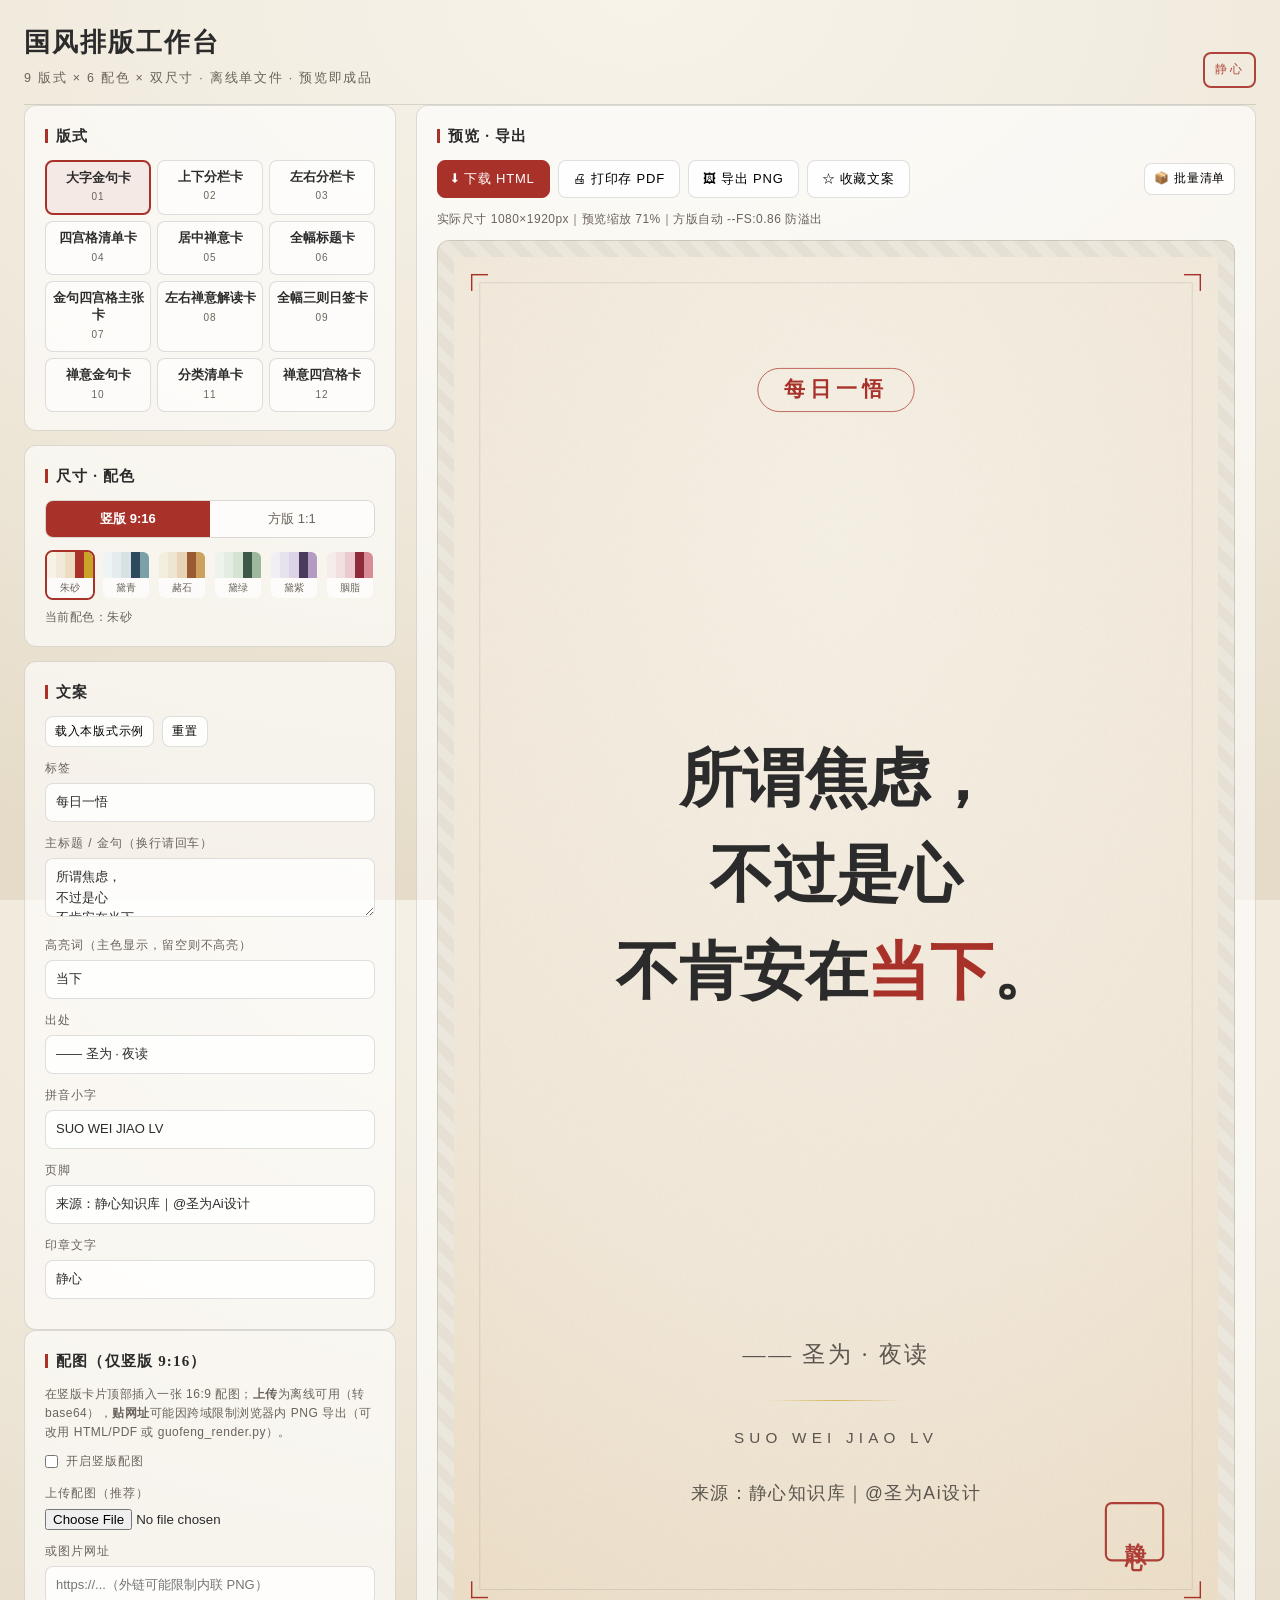
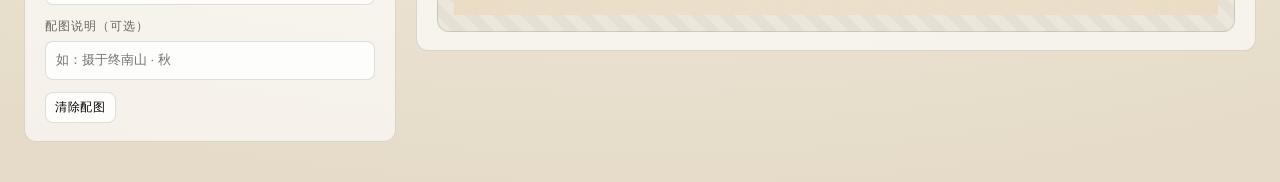
<file: workbench.html>
<!DOCTYPE html>
<html lang="zh-CN">
<head>
<meta charset="utf-8">
<meta name="viewport" content="width=device-width, initial-scale=1">
<title>国风排版工作台 · 静心</title>
<style>
:root{
  --acc:#A8322A; --acc2:#C9A227; --paper-b:#f7f3ea; --paper-b2:#efe8da; --paper-b3:#e5dbc8;
  --ink:#2b2b2b; --ink-soft:#6a635a; --line:rgba(60,55,50,.16);
  --ok:#3C5A45; --warn:#9A5B33;
}
*{ box-sizing:border-box; margin:0; padding:0; }
html,body{ height:100%; }
body{
  font-family:"Noto Sans CJK SC","PingFang SC","Microsoft YaHei",sans-serif;
  color:var(--ink); background:radial-gradient(120% 100% at 50% 0%,var(--paper-b) 0%,var(--paper-b2) 56%,var(--paper-b3) 100%);
  font-size:14px; line-height:1.6;
}
.serif{ font-family:"Noto Serif CJK SC","Songti SC","SimSun",serif; }
.wrap{ max-width:1440px; margin:0 auto; padding:0 24px 40px; }

/* ---------- 顶栏 ---------- */
.top{ border-bottom:1px solid var(--line); padding:22px 0 16px; display:flex; align-items:flex-end; justify-content:space-between; gap:16px; flex-wrap:wrap; }
.top h1{ font-family:"Noto Serif CJK SC",serif; font-size:26px; font-weight:800; letter-spacing:.08em; }
.top .sub{ color:var(--ink-soft); font-size:12.5px; letter-spacing:.14em; margin-top:4px; }
.top .seal-mini{ border:2px solid var(--acc); color:var(--acc); border-radius:8px; padding:6px 10px; font-size:12px; letter-spacing:.2em; opacity:.9; }

/* ---------- Tab ---------- */
.tabs{ display:flex; flex-wrap:wrap; gap:2px; margin:18px 0 20px; border-bottom:1px solid var(--line); }
.tabs button{
  background:none; border:0; border-bottom:2px solid transparent; cursor:pointer; padding:10px 20px;
  font-family:"Noto Serif CJK SC",serif; font-size:15px; font-weight:700; color:var(--ink-soft); letter-spacing:.1em;
}
.tabs button:hover{ color:var(--ink); }
.tabs button.on{ color:var(--acc); border-bottom-color:var(--acc); }
.panel{ display:none; } .panel.on{ display:block; }

/* ---------- 通用容器 ---------- */
.card{ background:rgba(255,255,255,.62); border:1px solid var(--line); border-radius:12px; padding:18px 20px; }
.card h3{ font-family:"Noto Serif CJK SC",serif; font-size:15px; font-weight:800; letter-spacing:.08em; margin-bottom:12px; display:flex; align-items:center; gap:8px; }
.card h3::before{ content:""; width:3px; height:14px; background:var(--acc); display:inline-block; }
.hint{ color:var(--ink-soft); font-size:12px; letter-spacing:.04em; }

/* ---------- Tab1 分栏 ---------- */
.cols{ display:grid; grid-template-columns:372px 1fr; gap:20px; align-items:start; }
.cols>*, .abgrid>*{ min-width:0; } /* 防 iframe 布局盒把 grid 项顶宽 */
.cols.split{ grid-template-columns:1fr 1fr; }
.cols.abcols{ grid-template-columns:400px 1fr; }
@media (max-width:1080px){ .cols{ grid-template-columns:1fr; } .cols.split,.cols.abcols{ grid-template-columns:1fr; } }
.field{ margin-bottom:12px; }
.field label{ display:block; font-size:12px; color:var(--ink-soft); letter-spacing:.08em; margin-bottom:5px; }
input[type=text],textarea,select{
  width:100%; border:1px solid var(--line); border-radius:8px; padding:8px 10px; font:inherit; font-size:13px;
  background:rgba(255,255,255,.8); color:var(--ink);
}
input[type=text]:focus,textarea:focus,select:focus{ outline:1px solid var(--acc); border-color:var(--acc); }
textarea{ resize:vertical; min-height:58px; }
input[type=color]{ width:100%; height:34px; border:1px solid var(--line); border-radius:8px; background:none; padding:2px; cursor:pointer; }

.grid9{ display:grid; grid-template-columns:repeat(3,1fr); gap:6px; }
.tpl{ border:1px solid var(--line); background:rgba(255,255,255,.6); border-radius:8px; padding:8px 4px; cursor:pointer; text-align:center; line-height:1.35; }
.tpl:hover{ border-color:var(--acc); }
.tpl.on{ border:2px solid var(--acc); background:rgba(168,50,42,.07); }
.tpl b{ display:block; font-family:"Noto Serif CJK SC",serif; font-size:12.5px; font-weight:800; }
.tpl i{ font-style:normal; font-size:10px; color:var(--ink-soft); letter-spacing:.1em; }

.seg{ display:flex; border:1px solid var(--line); border-radius:8px; overflow:hidden; }
.seg button{ flex:1; border:0; background:rgba(255,255,255,.7); padding:8px; cursor:pointer; font:inherit; font-size:13px; color:var(--ink-soft); }
.seg button.on{ background:var(--acc); color:#fff; font-weight:700; }

.pals{ display:grid; grid-template-columns:repeat(6,1fr); gap:6px; }
.pal{ cursor:pointer; border:2px solid transparent; border-radius:8px; overflow:hidden; }
.pal.on{ border-color:var(--acc); }
.pal .bars{ display:flex; height:26px; } .pal .bars div{ flex:1; }
.pal .nm{ font-size:10px; text-align:center; color:var(--ink-soft); padding:2px 0; background:rgba(255,255,255,.7); }

.btn{ border:1px solid var(--line); background:rgba(255,255,255,.85); border-radius:8px; padding:8px 14px; cursor:pointer; font:inherit; font-size:13px; letter-spacing:.06em; }
.btn:hover{ border-color:var(--acc); color:var(--acc); }
.btn.pri{ background:var(--acc); border-color:var(--acc); color:#fff; }
.btn.pri:hover{ background:#8e2b24; color:#fff; }
.btn.sm{ padding:5px 9px; font-size:12px; }
.toolbar{ display:flex; gap:8px; flex-wrap:wrap; align-items:center; margin-bottom:12px; }
.toolbar .sp{ flex:1; }

.item{ border:1px solid var(--line); border-radius:8px; padding:10px; margin-bottom:8px; background:rgba(255,255,255,.55); }
.item .row{ display:flex; gap:6px; align-items:center; margin-bottom:6px; }
.item .row:last-child{ margin-bottom:0; }
.item .row input[type=text]{ flex:1; }
.item .ord{ width:52px; flex:none !important; text-align:center; }

.previewbox{ background:repeating-linear-gradient(45deg,#ece7dc 0 10px,#e6e0d4 10px 20px); border:1px solid var(--line); border-radius:12px; padding:16px; display:flex; justify-content:center; overflow:auto; }
.stage{ position:relative; overflow:hidden; }
.stage iframe{ border:0; transform-origin:top left; display:block; background:#fff; box-shadow:0 10px 40px rgba(0,0,0,.14); }

.chk{ display:flex; flex-wrap:wrap; gap:8px; }
.chk label{ display:flex; align-items:center; gap:4px; font-size:12px; background:rgba(255,255,255,.7); border:1px solid var(--line); border-radius:6px; padding:3px 8px; cursor:pointer; }

/* ---------- Tab2/3/4 ---------- */
.pcards{ display:grid; grid-template-columns:repeat(auto-fill,minmax(250px,1fr)); gap:14px; }
.pcard{ border:1px solid var(--line); border-radius:12px; overflow:hidden; background:rgba(255,255,255,.66); cursor:pointer; }
.pcard:hover{ border-color:var(--acc); }
.pcard .five{ display:flex; height:60px; }
.pcard .five div{ flex:1; }
.pcard .body{ padding:12px 14px; }
.pcard .nm{ font-family:"Noto Serif CJK SC",serif; font-weight:800; font-size:15px; letter-spacing:.1em; }
.pcard .hex{ font-size:11px; color:var(--ink-soft); letter-spacing:.04em; margin-top:4px; line-height:1.7; }

.cand{ border:1px solid var(--line); border-radius:8px; padding:9px 12px; margin-bottom:7px; background:rgba(255,255,255,.6); display:flex; gap:10px; align-items:center; cursor:pointer; }
.cand.on{ border-color:var(--acc); background:rgba(168,50,42,.06); }
.cand .tx{ flex:1; font-family:"Noto Serif CJK SC",serif; font-size:15px; font-weight:700; }

.abgrid{ display:grid; grid-template-columns:1fr 1fr; gap:14px; }
.abbox{ background:repeating-linear-gradient(45deg,#ece7dc 0 10px,#e6e0d4 10px 20px); border-radius:10px; padding:10px; display:flex; justify-content:center; overflow:hidden; }
.abbox iframe{ border:0; transform-origin:top left; display:block; background:#fff; }
.tagpill{ display:inline-block; border:1px solid var(--acc); color:var(--acc); border-radius:999px; padding:1px 10px; font-size:11px; letter-spacing:.1em; }

.kpis{ display:grid; grid-template-columns:repeat(auto-fit,minmax(150px,1fr)); gap:12px; margin-bottom:18px; }
.kpi{ background:rgba(255,255,255,.66); border:1px solid var(--line); border-radius:12px; padding:14px 16px; }
.kpi .n{ font-family:"Noto Serif CJK SC",serif; font-size:26px; font-weight:800; color:var(--acc); }
.kpi .l{ font-size:12px; color:var(--ink-soft); letter-spacing:.1em; margin-top:2px; }
.charts{ display:grid; grid-template-columns:1fr 1fr; gap:14px; }
@media (max-width:900px){ .charts{ grid-template-columns:1fr; } .abgrid{ grid-template-columns:1fr; } }
table{ width:100%; border-collapse:collapse; font-size:12.5px; }
th,td{ text-align:left; padding:7px 8px; border-bottom:1px solid var(--line); }
th{ color:var(--ink-soft); font-weight:600; letter-spacing:.08em; }
tr:hover td{ background:rgba(168,50,42,.04); }
.empty{ color:var(--ink-soft); font-size:12.5px; padding:14px 2px; }
.toast{ position:fixed; left:50%; bottom:26px; transform:translateX(-50%); background:rgba(43,43,43,.94); color:#fff; padding:10px 20px; border-radius:8px; font-size:13px; letter-spacing:.06em; z-index:999; opacity:0; transition:opacity .25s; pointer-events:none; }
.toast.on{ opacity:1; }
</style>
</head>
<body>
<div class="wrap">

  <div class="top">
    <div>
      <h1 class="serif">国风排版工作台</h1>
      <div class="sub">9 版式 × 6 配色 × 双尺寸 · 离线单文件 · 预览即成品</div>
    </div>
    <div class="seal-mini serif">静心</div>
  </div>

  <div class="tabs">
    <button data-tab="1" class="on">① 排版</button>
    <button data-tab="2">② 配色</button>
    <button data-tab="3">③ 标题 · AB</button>
    <button data-tab="4">④ 看板</button>
    <button data-tab="5">⑤ 长文拆卡</button>
    <button data-tab="6">⑥ AI 排版 · 发布</button>
  </div>

  <!-- ============ Tab1 排版 ============ -->
  <section class="panel on" id="p1">
    <div class="cols">
      <div>
        <div class="card" style="margin-bottom:14px;">
          <h3>版式</h3>
          <div class="grid9" id="tplGrid"></div>
        </div>
        <div class="card" style="margin-bottom:14px;">
          <h3>尺寸 · 配色</h3>
          <div class="seg" id="sizeSeg" style="margin-bottom:12px;">
            <button data-size="portrait" class="on">竖版 9:16</button>
            <button data-size="square">方版 1:1</button>
          </div>
          <div class="pals" id="palGrid"></div>
          <div class="hint" id="palHint" style="margin-top:8px;"></div>
        </div>
        <div class="card">
          <h3>文案</h3>
          <div class="toolbar">
            <button class="btn sm" id="btnSample">载入本版式示例</button>
            <button class="btn sm" id="btnReset">重置</button>
          </div>
          <div id="form"></div>
        </div>
        <div class="card">
          <h3>配图（仅竖版 9:16）</h3>
          <div class="hint" style="margin-bottom:10px;">在竖版卡片顶部插入一张 16:9 配图；<b>上传</b>为离线可用（转 base64），<b>贴网址</b>可能因跨域限制浏览器内 PNG 导出（可改用 HTML/PDF 或 guofeng_render.py）。</div>
          <div class="field"><label style="display:flex;align-items:center;gap:8px;"><input type="checkbox" id="imgOn"> 开启竖版配图</label></div>
          <div class="field"><label>上传配图（推荐）</label><input type="file" id="imgFile" accept="image/*"></div>
          <div class="field"><label>或图片网址</label><input type="text" id="imgUrl" placeholder="https://...（外链可能限制内联 PNG）"></div>
          <div class="field"><label>配图说明（可选）</label><input type="text" id="imgCap" placeholder="如：摄于终南山 · 秋"></div>
          <div class="toolbar" style="margin-bottom:0;"><button class="btn sm" id="imgClear">清除配图</button></div>
        </div>
      </div>

      <div>
        <div class="card" style="margin-bottom:14px;">
          <h3>预览 · 导出</h3>
          <div class="toolbar">
            <button class="btn pri" id="btnHtml">⬇ 下载 HTML</button>
            <button class="btn" id="btnPdf">🖨 打印存 PDF</button>
            <button class="btn" id="btnPng">🖼 导出 PNG</button>
            <button class="btn" id="btnSave">☆ 收藏文案</button>
            <span class="sp"></span>
            <button class="btn sm" id="btnBatch">📦 批量清单</button>
          </div>
          <div class="hint" id="pvHint"></div>
          <div class="previewbox" style="margin-top:10px;">
            <div class="stage" id="stage"><iframe id="pv" title="预览"></iframe></div>
          </div>
        </div>
        <div class="card" id="batchCard" style="display:none;">
          <h3>批量导出 manifest.json</h3>
          <div class="hint" style="margin-bottom:8px;">用当前文案 × 勾选组合生成清单，交给 <code>guofeng_render.py</code> 批量出高清图。</div>
          <div class="field"><label>版式</label><div class="chk" id="bkTpl"></div></div>
          <div class="field"><label>配色</label><div class="chk" id="bkPal"></div></div>
          <div class="field"><label>尺寸</label><div class="chk" id="bkSize"></div></div>
          <div class="toolbar" style="margin-bottom:0;">
            <button class="btn pri sm" id="btnDoBatch">生成 manifest.json</button>
            <span class="hint" id="bkInfo"></span>
          </div>
        </div>
      </div>
    </div>
  </section>

  <!-- ============ Tab2 配色 ============ -->
  <section class="panel" id="p2">
    <div class="card" style="margin-bottom:14px;">
      <h3>六组定稿配色（点击套用到当前版式）</h3>
      <div class="pcards" id="palCards"></div>
    </div>
    <div class="cols split">
      <div class="card">
        <h3>自定义配色</h3>
        <div class="hint" style="margin-bottom:12px;">改动即刻生效（覆盖当前预设）；点「恢复预设」可清除。</div>
        <div class="field"><label>底浅 bg</label><input type="color" id="cBg"></div>
        <div class="field"><label>中过渡 bg2</label><input type="color" id="cBg2"></div>
        <div class="field"><label>底深 bg3</label><input type="color" id="cBg3"></div>
        <div class="field"><label>主色 accent（标签/序号/印章/角饰）</label><input type="color" id="cAcc"></div>
        <div class="field"><label>辅色 accent2（金线渐隐）</label><input type="color" id="cAcc2"></div>
        <div class="toolbar" style="margin-bottom:0;">
          <button class="btn sm" id="btnRestorePal">恢复预设</button>
        </div>
      </div>
      <div class="card">
        <h3>字体搭配</h3>
        <div class="field">
          <label>标题 / 金句 · 宋体</label>
          <div class="serif" style="font-size:26px; font-weight:800; letter-spacing:.06em;">安心，不是没有风浪</div>
          <div class="hint">Noto Serif CJK SC → Songti SC → SimSun</div>
        </div>
        <div class="field">
          <label>正文 / 说明 · 黑体</label>
          <div style="font-size:15px;">是浪来了，你仍知自己站在船上。</div>
          <div class="hint">Noto Sans CJK SC → PingFang SC → Microsoft YaHei</div>
        </div>
        <div class="hint" style="margin-top:10px;">建议：一种衬线 + 一种无衬线，字号对比 ≥2.5 倍，强调色面积 &lt;5%。</div>
      </div>
    </div>
  <!-- ============ 配色 · 字体搭配参考卡（定稿 6 组） ============ -->
  <details class="gfref" open><summary>配色 · 字体搭配参考卡（定稿 6 组）</summary><div class="gfref-body"><p class="gfref-tip">给 #poster 加 .scheme-* 切换整组配色；改字改「改字区」标注文案；双尺寸用 vmin 自动等比。</p><div class="gfref-row"><div class="gfref-name"><b>朱砂</b><span>zhusha</span></div><div class="gfref-sw"><i style="background:#A8322A">主 #A8322A</i><i style="background:#C9A227">辅 #C9A227</i><i style="background:#F7F1E6;color:#3a3532">底浅 #F7F1E6</i><i style="background:#ECDCC2;color:#3a3532">底深 #ECDCC2</i></div></div><div class="gfref-row"><div class="gfref-name"><b>黛青</b><span>daiqing</span></div><div class="gfref-sw"><i style="background:#2F4A5E">主 #2F4A5E</i><i style="background:#7CA0A8">辅 #7CA0A8</i><i style="background:#EEF3F4;color:#3a3532">底浅 #EEF3F4</i><i style="background:#D6E2E4;color:#3a3532">底深 #D6E2E4</i></div></div><div class="gfref-row"><div class="gfref-name"><b>赭石</b><span>zheshi</span></div><div class="gfref-sw"><i style="background:#9A5B33">主 #9A5B33</i><i style="background:#CDA15E">辅 #CDA15E</i><i style="background:#F4EEDF;color:#3a3532">底浅 #F4EEDF</i><i style="background:#E7D4B6;color:#3a3532">底深 #E7D4B6</i></div></div><div class="gfref-row"><div class="gfref-name"><b>黛绿</b><span>daiLv</span></div><div class="gfref-sw"><i style="background:#3C5A45">主 #3C5A45</i><i style="background:#9DB89C">辅 #9DB89C</i><i style="background:#EEF3EC;color:#3a3532">底浅 #EEF3EC</i><i style="background:#D6E4D4;color:#3a3532">底深 #D6E4D4</i></div></div><div class="gfref-row"><div class="gfref-name"><b>黛紫</b><span>daizi</span></div><div class="gfref-sw"><i style="background:#4A3B5C">主 #4A3B5C</i><i style="background:#B49BC4">辅 #B49BC4</i><i style="background:#F1EEF4;color:#3a3532">底浅 #F1EEF4</i><i style="background:#DDD3E6;color:#3a3532">底深 #DDD3E6</i></div></div><div class="gfref-row"><div class="gfref-name"><b>胭脂</b><span>yanzhi</span></div><div class="gfref-sw"><i style="background:#8E2B3A">主 #8E2B3A</i><i style="background:#D98C95">辅 #D98C95</i><i style="background:#F6ECEC;color:#3a3532">底浅 #F6ECEC</i><i style="background:#EBC9CE;color:#3a3532">底深 #EBC9CE</i></div></div><div class="gfref-fonts"><div><b>标题·金句</b><br>思源宋体 <small>Noto Serif CJK SC</small><br><span class="gfref-desc">典雅、书卷气，承载国风意境</span></div><div><b>正文·说明</b><br>思源黑体 <small>Noto Sans CJK SC</small><br><span class="gfref-desc">清爽、识别快，长句不费力</span></div></div></div>
    <style>.gfref{--ink:#2f2b28;--soft:#6f6862;--line:#3a3532;border:1px solid rgba(58,53,50,.2);border-radius:10px;background:rgba(255,255,255,.4);overflow:hidden;margin-bottom:14px}.gfref summary{cursor:pointer;padding:12px 16px;font-weight:700;font-size:16px;letter-spacing:.04em;background:rgba(58,53,50,.07)}.gfref-body{padding:14px 16px}.gfref-tip{font-size:13px;color:var(--soft);margin:0 0 10px;line-height:1.6}.gfref-row{display:flex;align-items:center;gap:12px;padding:9px 0;border-bottom:1px solid rgba(58,53,50,.14)}.gfref-row:last-of-type{border-bottom:0}.gfref-name{flex:0 0 84px}.gfref-name b{display:block;font-family:"Noto Serif CJK SC","Songti SC",serif;font-size:20px;font-weight:900}.gfref-name span{font-size:12px;color:var(--soft);letter-spacing:.1em}.gfref-sw{flex:1;display:flex;gap:8px}.gfref-sw i{flex:1;min-width:0;border-radius:5px;padding:7px 8px;font-size:11px;font-style:normal;font-weight:700;display:flex;flex-direction:column;justify-content:space-between;height:44px;line-height:1.3;color:#fff}.gfref-fonts{display:flex;gap:14px;margin-top:12px}.gfref-fonts>div{flex:1;border:1px solid rgba(58,53,50,.2);border-radius:8px;padding:10px 12px;font-size:13px}.gfref-fonts b{font-size:14px}.gfref-fonts small{color:var(--soft)}.gfref-desc{font-size:12px;color:var(--soft)}@media (max-width:520px){.gfref-row{flex-wrap:wrap!important}.gfref-name{flex:0 0 auto!important}.gfref-sw{flex:1 1 100%!important;flex-wrap:wrap!important}.gfref-sw i{flex:1 1 42%!important}.gfref-fonts{flex-wrap:wrap!important}}</style>
  </details>
  </section>

  <!-- ============ Tab3 标题 · AB ============ -->
  <section class="panel" id="p3">
    <div class="cols abcols">
      <div class="card">
        <h3>关键词槽位</h3>
        <div class="hint" style="margin-bottom:12px;">填入或从建议里选，引擎按公式组合生成候选标题（离线规则引擎，无需联网）。</div>
        <div id="slots"></div>
        <div class="toolbar" style="margin-bottom:0;">
          <button class="btn pri" id="btnGen">生成候选</button>
          <button class="btn sm" id="btnFillDemo">填示例</button>
        </div>
      </div>
      <div>
        <div class="card" style="margin-bottom:14px;">
          <h3>候选标题（勾选 2 个做 AB）</h3>
          <div id="cands"></div>
        </div>
        <div class="card">
          <h3>AB 对比</h3>
          <div class="toolbar">
            <select id="abTpl" style="width:auto; min-width:180px;"></select>
            <button class="btn sm" id="btnAbRender">渲染 A / B</button>
            <span class="sp"></span>
            <button class="btn sm" id="btnWinA">A 胜</button>
            <button class="btn sm" id="btnWinB">B 胜</button>
            <button class="btn pri sm" id="btnApplyWinner">应用胜出标题 ▶ 工作台</button>
          </div>
          <div class="abgrid" id="abWrap">
            <div><div class="hint" style="margin-bottom:6px;"><span class="tagpill">A</span> <span id="abTxtA"></span></div><div class="abbox"><iframe id="abFrameA"></iframe></div></div>
            <div><div class="hint" style="margin-bottom:6px;"><span class="tagpill">B</span> <span id="abTxtB"></span></div><div class="abbox"><iframe id="abFrameB"></iframe></div></div>
          </div>
          <div class="field" style="margin-top:12px;"><label>备注</label><input type="text" id="abNote" placeholder="本次结论记录，如：反常识句式胜出"></div>
        </div>
        <div class="card" style="margin-top:14px;">
          <h3>AB 记录</h3>
          <div id="abLog"></div>
        </div>
      </div>
    </div>
  </section>

  <!-- ============ Tab4 看板 ============ -->
  <section class="panel" id="p4">
    <div class="kpis" id="kpis"></div>
    <div class="charts" style="margin-bottom:14px;">
      <div class="card"><h3>版式使用频次</h3><div id="chTpl"></div></div>
      <div class="card"><h3>配色分布</h3><div id="chPal"></div></div>
    </div>
    <div class="charts">
      <div class="card"><h3>近 30 天出图趋势</h3><div id="chTrend"></div></div>
      <div class="card"><h3>AB 胜负</h3><div id="chAb"></div></div>
    </div>
    <div class="card" style="margin-top:14px;">
      <h3>文案库</h3>
      <div id="libTable"></div>
      <div class="toolbar" style="margin:12px 0 0;">
        <button class="btn sm" id="btnClearHist">清空出图历史</button>
        <span class="hint">文案库与 AB 记录不会受影响</span>
      </div>
    </div>
  </section>

  <!-- ============ Tab5 长文拆卡 ============ -->
  <section class="panel" id="p5">
    <div class="cols">
      <div>
        <div class="card" style="margin-bottom:14px;">
          <h3>粘贴长文</h3>
          <textarea id="lfText" rows="14" placeholder="粘贴公众号全文（1000+ 字也可以）。可识别的小标题写法：## 标题 /【标题】/ 一、标题 / 1. 标题 / 独立短行（不超过 20 字、不带标点）。全文没有小标题时按空行段落自动分组，每 2 段一卡。"
            style="width:100%;font-family:inherit;font-size:13px;line-height:1.7;padding:10px;border:1px solid #ddd4c4;border-radius:8px;background:#fffdf8;color:inherit;resize:vertical;"></textarea>
          <div style="display:flex;gap:8px;margin-top:10px;align-items:center;flex-wrap:wrap;">
            <button class="btn pri" id="btnLfSplit">✂️ 拆成卡片</button>
            <button class="btn" id="btnLfExport">📦 导出全部卡片 HTML</button>
            <button class="btn" id="btnLfClear">清空</button>
            <span class="hint" id="lfStat"></span>
          </div>
        </div>
        <div class="card">
          <h3>出卡设置</h3>
          <div class="hint" style="line-height:1.9;">统一用「02 上下分栏卡」承载要点，沿用当前配色与尺寸——先在 ② 配色 里调好风格再回来拆。<br>
          每张卡可「载入排版 ▶」到 Tab1 微调，用现有导出链路（PNG / 打印 PDF）出图；<br>
          或一键「导出全部卡片 HTML」：一个离线文件里排好全部卡片，每张卡带独立「下载 PNG」按钮。</div>
        </div>
      </div>
      <div>
        <div class="card">
          <h3>卡片草案 <span class="hint" id="lfCount"></span></h3>
          <div id="lfList"></div>
          <div class="hint" style="margin-top:8px;line-height:1.8;">拆分规则：要点取每节前 3 条 6~40 字的完整句（在逗号处拆成上下两行）；金句优先含「不是…而是 / 真正的 / 所谓 / 本质上」的短句。最多 12 张，超出部分请分段拆。</div>
        </div>
      </div>
    </div>
  </section>

  <!-- ============ Tab6 AI 排版 · 发布 ============ -->
  <section class="panel" id="p6">
    <div class="cols">
      <div>
        <div class="card" style="margin-bottom:14px;">
          <h3>① 复制 AI 提示词</h3>
          <div class="hint" style="margin-bottom:8px;line-height:1.8;">素材默认取「⑤ 长文拆卡」里粘贴的全文，也可在下面单独粘贴。复制提示词 → 喂给 AI（如 WorkBuddy 对话）→ 拿回 JSON。</div>
          <textarea id="aiSrc" rows="6" placeholder="（可选）单独粘贴文章素材；⑤ 已粘贴过则留空" style="width:100%;font-family:inherit;font-size:13px;line-height:1.7;padding:10px;border:1px solid #ddd4c4;border-radius:8px;background:#fffdf8;color:inherit;resize:vertical;"></textarea>
          <div style="display:flex;gap:8px;margin-top:10px;flex-wrap:wrap;">
            <button class="btn pri" id="btnAiPrompt">📋 复制 AI 提示词</button>
            <button class="btn" id="btnAiLocal">🪄 本地兜底提示词</button>
          </div>
        </div>
        <div class="card">
          <h3>② 导入 AI 结果</h3>
          <textarea id="aiJson" rows="9" placeholder="把 AI 返回的 JSON 原样粘贴到这里（必须含 cards 数组；有 article 更佳，会生成发布物料）" style="width:100%;font-family:inherit;font-size:12px;line-height:1.6;padding:10px;border:1px solid #ddd4c4;border-radius:8px;background:#fffdf8;color:inherit;resize:vertical;"></textarea>
          <div style="margin-top:10px;"><button class="btn pri" id="btnAiImport">⬇️ 导入并生成卡片 + 物料</button></div>
        </div>
      </div>
      <div>
        <div class="card">
          <h3>③ 发布物料 <span class="hint">一键复制 → 公众号助手</span></h3>
          <div style="margin-bottom:10px;"><button class="btn sm" id="btnAiCopyAll">📋 复制全部物料</button></div>
          <div id="aiMeta"></div>
          <div class="hint" style="margin-top:8px;line-height:1.8;">流程：标题/摘要 → 公众号后台；封面提示词 → 生图（3.35:1）；每张卡的配图提示词 → 生图后用「配图」上传回卡片；卡片组 HTML 在⑤导出。</div>
        </div>
        <div class="card" style="margin-top:14px;">
          <h3>④ 正文排版 <span class="hint">全文 → 公众号内联 HTML，粘贴即用（微信兼容）</span></h3>
          <div class="hint" style="margin-bottom:8px;line-height:1.8;">支持标准 Markdown：## 标题 / **粗体** / *斜体* / ~~删除~~ / [链接](url) / ![图](url) / 表格 / ``` 代码块 / --- 分隔线；直接粘贴 Word、飞书、Notion 富文本会<b>自动净化为 Markdown</b>。复制时自动做微信兼容：字体强制分发、li 内块级降级、中文标点防断行、外链图转 Base64。</div>
          <div id="wpStyleChips" style="display:flex;gap:6px;flex-wrap:wrap;margin-bottom:10px;"></div>
          <div style="display:flex;gap:8px;flex-wrap:wrap;">
            <button class="btn pri" id="btnWpBuild">⚙️ 生成正文排版</button>
            <button class="btn" id="btnWpCopy">📋 复制正文 HTML</button>
            <button class="btn" id="btnWpPrev">👁 预览</button>
            <button class="btn" id="btnWpPaste">📥 魔法粘贴</button>
          </div>
          <div id="wpPrevBar" style="display:none;gap:6px;margin-top:10px;flex-wrap:wrap;align-items:center;">
            <span class="hint">预览宽度：</span>
            <button class="btn sm" data-wpw="375">📱 手机</button>
            <button class="btn sm" data-wpw="520">📲 平板</button>
            <button class="btn sm" data-wpw="0">🖥 全宽</button>
          </div>
          <div id="wpPrev" style="display:none;background:#fff;border:1px solid #ddd4c4;border-radius:10px;padding:20px 18px;max-width:520px;margin-top:12px;overflow:auto;max-height:480px;"></div>
          <div class="hint" id="wpHint" style="margin-top:8px;"></div>
        </div>
      </div>
    </div>
  </section>

</div>
<div class="toast" id="toast"></div>

<script>
/* =====================================================================
   国风排版工作台  ·  离线单文件
   渲染管线 1:1 移植自 guofeng_gen.py（母版 + 占位符注入 + --FS 缩放）
   ===================================================================== */
const GF = (function () {
  'use strict';

  /* ---------- 转义 ---------- */
  const EMAP = { '&': '&amp;', '<': '&lt;', '>': '&gt;', '"': '&quot;', "'": '&#39;' };
  function esc(v) { return String(v == null ? '' : v).replace(/[&<>"']/g, c => EMAP[c]); }
  function br(v) { return String(v == null ? '' : v).replace(/\n/g, '<br>'); }
  /* 保留换行 + 支持高亮某个词（默认用于 01 金句卡的「当下」） */
  function hili(text, word) {
    let s = esc(text);
    if (word) { const w = esc(word); s = s.split(w).join('<span class="accent">' + w + '</span>'); }
    return br(s);
  }

  /* ---------- 宣纸肌理 data-URI（与生成脚本一致） ---------- */
  const PAPER = "url(\"data:image/svg+xml,%3Csvg xmlns='http://www.w3.org/2000/svg' width='200' height='200'%3E%3Cfilter id='n'%3E%3CfeTurbulence type='fractalNoise' baseFrequency='0.8' numOctaves='2' stitchTiles='stitch'/%3E%3C/filter%3E%3Crect width='100%25' height='100%25' filter='url(%23n)'/%3E%3C/svg%3E\")";

  /* ---------- 母版（__ROOTVARS__ / __BODY__ / __SEAL__ 三占位） ---------- */
  const MASTER = `<!DOCTYPE html>
<!-- 国风版式模板 · 高级感升级版 (2026-10-17)
  改字：修改下方「改字区」标注的文案即可；换色：改 :root 的 --accent/--accent2/--bg*；
  双尺寸：竖版 1080x1920 / 方版 1080x1080 由 --H 切换，改字互不影响。 -->
<html lang="zh-CN">
<head>
<meta charset="utf-8">
<style>
:root{__ROOTVARS__}
@page{ size:var(--W) var(--H); margin:0; }
*{ box-sizing:border-box; margin:0; padding:0; }
html,body{ background:var(--bg3); }
body{ font-family:"Noto Sans CJK SC","PingFang SC","Microsoft YaHei",sans-serif; }
.poster{
  position:relative; width:var(--W); height:var(--H); overflow:hidden;
  background:radial-gradient(120% 100% at 50% 20%, var(--bg) 0%, var(--bg2) 56%, var(--bg3) 100%);
  color:var(--ink);
}
.poster::before{ content:""; position:absolute; inset:0; background-image:var(--paper);
  background-size:200px 200px; opacity:.085; mix-blend-mode:multiply; pointer-events:none; z-index:1; }
.frame{ position:absolute; inset:36px; border:1px solid var(--line); pointer-events:none; z-index:2; }
.corner{ position:absolute; width:24px; height:24px; border:2px solid var(--accent); z-index:3; pointer-events:none; }
.c1{ top:24px; left:24px; border-right:0; border-bottom:0; }
.c2{ top:24px; right:24px; border-left:0; border-bottom:0; }
.c3{ bottom:24px; left:24px; border-right:0; border-top:0; }
.c4{ bottom:24px; right:24px; border-left:0; border-top:0; }
.content{ position:absolute; inset:0; z-index:4; display:flex; flex-direction:column;
  padding:calc(var(--H)*0.082) calc(1080px*0.1); }
.serif{ font-family:"Noto Serif CJK SC","Songti SC","SimSun",serif; }
.muted{ color:var(--ink-soft); }
.accent{ color:var(--accent); }
.tag{ display:inline-block; font-size:calc(1080px*0.027); letter-spacing:.26em; color:var(--accent);
  border:1.5px solid var(--accent); border-radius:999px; padding:.34em 1.25em; font-weight:600; }
.py{ font-family:"Noto Sans CJK SC",sans-serif; font-size:calc(1080px*0.02); letter-spacing:.34em;
  color:var(--ink-soft); text-transform:uppercase; }
.rule{ height:1px; background:var(--line); border:0; }
.gold{ height:1px; background:linear-gradient(90deg,transparent,var(--accent2),transparent); border:0; }
.foot{ font-size:calc(1080px*0.023); color:var(--ink-soft); letter-spacing:.1em; text-align:center; }
.seal{ position:absolute; right:calc(1080px*0.07); bottom:calc(1080px*0.07); width:84px; height:84px;
  border:3px solid var(--accent); border-radius:10px; color:var(--accent);
  font-family:"Noto Serif CJK SC",serif; font-weight:700; font-size:30px;
  display:flex; align-items:center; justify-content:center; writing-mode:vertical-rl; letter-spacing:8px;
  opacity:.92; z-index:5; }
  .illu{ flex:0 0 auto; display:flex; flex-direction:column; align-items:center; gap:calc(1080px*0.02); margin-bottom:calc(1080px*0.045); }
  .illu .pic{ width:calc(1080px*0.8); height:calc(1080px*0.45); border-radius:calc(1080px*0.016); overflow:hidden;
    border:1px solid var(--line); background:var(--bg3); box-shadow:0 calc(1080px*0.012) calc(1080px*0.035) rgba(0,0,0,.14); }
  .illu .pic img{ width:100%; height:100%; object-fit:cover; display:block; }
  .illu .ph{ width:100%; height:100%; display:flex; align-items:center; justify-content:center; color:var(--ink-soft); font-size:calc(1080px*0.024); letter-spacing:.18em; }
  .illu .cap{ font-size:calc(1080px*0.021); color:var(--ink-soft); letter-spacing:.08em; text-align:center; }
</style>
</head>
<body>
<div class="poster">
  <div class="frame"></div>
  <i class="corner c1"></i><i class="corner c2"></i><i class="corner c3"></i><i class="corner c4"></i>
  <div class="content">
__BODY__
  </div>
  <div class="seal">__SEAL__</div>
</div>
</body>
</html>
`;

  /* ---------- 6 组定稿配色 ---------- */
  const PALETTES = [
    { name: '朱砂', bg: '#F7F1E6', bg2: '#F2E9DA', bg3: '#ECDCC2', accent: '#A8322A', accent2: '#C9A227' },
    { name: '黛青', bg: '#EEF3F4', bg2: '#E4ECEE', bg3: '#D6E2E4', accent: '#2F4A5E', accent2: '#7CA0A8' },
    { name: '赭石', bg: '#F4EEDF', bg2: '#EFE6D2', bg3: '#E7D4B6', accent: '#9A5B33', accent2: '#CDA15E' },
    { name: '黛绿', bg: '#EEF3EC', bg2: '#E4ECE4', bg3: '#D6E4D4', accent: '#3C5A45', accent2: '#9DB89C' },
    { name: '黛紫', bg: '#F1EEF4', bg2: '#E8E2EC', bg3: '#DDD3E6', accent: '#4A3B5C', accent2: '#B49BC4' },
    { name: '胭脂', bg: '#F6ECEC', bg2: '#F0E0E0', bg3: '#EBC9CE', accent: '#8E2B3A', accent2: '#D98C95' }
  ];
  /* 各版式默认配色索引（与生成器 TEMPLATES 一一对应） */
  const DEFAULT_PAL = { '01': 0, '02': 1, '03': 2, '04': 3, '05': 5, '06': 4, '07': 0, '08': 1, '09': 4, '10': 5, '11': 2, '12': 5 };

  /* ---------- 条目工具 ---------- */
  const ORDS = ['壹', '贰', '叁', '肆', '伍', '陆', '柒', '捌'];
  function items(d, n) {
    const out = [];
    for (let i = 0; i < n; i++) {
      const it = (d.items && d.items[i]) || {};
      out.push({ ord: it.ord || ORDS[i] || String(i + 1), title: it.title || '', desc: it.desc || '', desc2: it.desc2 || '' });
    }
    return out;
  }

  /* ---------- 10 个版式渲染函数（body 注入 .content） ---------- */
  const B01 = d => `
    <!-- 改字区：标签 / 金句 / 出处 -->
    <div style="text-align:center;">
      <span class="tag serif">${esc(d.tag)}</span>
    </div>
    <div style="flex:1 1 auto; display:flex; flex-direction:column; align-items:center; justify-content:center; gap:calc(var(--H)*0.03);">
      <p class="serif" style="font-size:calc(1080px*0.082); line-height:1.55; font-weight:800; color:var(--ink); text-align:center;">
        ${hili(d.title, d.accentWord)}
      </p>
    </div>
    <div style="text-align:center;">
      <p class="muted serif" style="font-size:calc(1080px*0.03); letter-spacing:.12em;">${esc(d.source)}</p>
      <hr class="gold" style="width:22%; margin:calc(var(--H)*0.022) auto calc(var(--H)*0.02);">
      <p class="py">${esc(d.py)}</p>
    </div>
    <div class="foot" style="margin-top:calc(var(--H)*0.025);">${esc(d.foot)}</div>`;

  const B02 = d => `
    <!-- 改字区：主标题 / 副标题 / 三则清单 -->
    <div>
      <h1 class="serif" style="font-size:calc(1080px*0.075); font-weight:800; line-height:1.2;">${br(d.title)}</h1>
      <p class="muted" style="font-size:calc(1080px*0.032); margin-top:calc(var(--H)*0.018); letter-spacing:.08em;">${esc(d.subtitle)}</p>
      <p class="py" style="margin-top:calc(var(--H)*0.006);">${esc(d.py)}</p>
    </div>
    <hr class="rule" style="margin:calc(var(--H)*0.035) 0;">
    <div style="display:flex; flex-direction:column; gap:calc(var(--H)*0.028);">
      ${items(d, (d.items && d.items.length) || 3).map(it => `
      <div style="display:flex; align-items:baseline; gap:calc(1080px*0.035);">
        <span class="serif accent" style="font-size:calc(1080px*0.052); font-weight:800;">${esc(it.ord)}</span>
        <p style="font-size:calc(1080px*0.034); line-height:1.55;">${esc(it.desc)}<span class="muted">${esc(it.desc2)}</span></p>
      </div>`).join('')}
    </div>
    <div class="foot" style="margin-top:auto; padding-top:calc(var(--H)*0.03);">${esc(d.foot)}</div>`;

  const B03 = d => `
    <!-- 改字区：左侧分类 / 右侧标题 + 两段正文 -->
    <div style="flex:1 1 auto; display:flex; gap:calc(1080px*0.07); align-items:center;">
      <div style="flex:0 0 24%; border-right:1px solid var(--line); padding-right:calc(1080px*0.04);
                  display:flex; flex-direction:column; justify-content:center; gap:calc(var(--H)*0.02);">
        <p class="serif accent" style="font-size:calc(1080px*0.06); font-weight:800; writing-mode:vertical-rl; letter-spacing:.14em;">${esc(d.leftCat)}</p>
        <p class="muted" style="font-size:calc(1080px*0.026); writing-mode:vertical-rl; letter-spacing:.12em;">${esc(d.leftSub)}</p>
      </div>
      <div style="flex:1 1 auto; display:flex; flex-direction:column; justify-content:center;">
        <h2 class="serif" style="font-size:calc(1080px*0.056); font-weight:800; line-height:1.25;">${br(d.title)}</h2>
        <p style="font-size:calc(1080px*0.034); line-height:1.7; margin-top:calc(var(--H)*0.024);">${esc(d.p1)}</p>
        <p class="muted" style="font-size:calc(1080px*0.034); line-height:1.7; margin-top:calc(var(--H)*0.014);">${esc(d.p2)}</p>
      </div>
    </div>
    <div class="foot" style="margin-top:auto; padding-top:calc(var(--H)*0.03);">${esc(d.foot)}</div>`;

  const B04 = d => `
    <!-- 改字区：标题 / 四宫格(序号·标题·说明) -->
    <div>
      <span class="tag serif">${esc(d.tag)}</span>
      <h2 class="serif" style="font-size:calc(1080px*0.055); font-weight:800; margin-top:calc(var(--H)*0.02); line-height:1.2;">${br(d.title)}</h2>
    </div>
    <div style="display:grid; grid-template-columns:1fr 1fr; gap:calc(1080px*0.03); flex:1 1 auto; min-height:0; margin-top:calc(var(--H)*0.03);">
      ${items(d, 4).map(it => `
      <div style="background:rgba(255,255,255,.5); border:1px solid var(--line); border-radius:16px; padding:calc(1080px*0.038); display:flex; flex-direction:column; justify-content:center;">
        <span class="serif accent" style="font-size:calc(1080px*0.042); font-weight:800;">${esc(it.ord)}</span>
        <p class="serif" style="font-size:calc(1080px*0.035); font-weight:700; margin-top:calc(var(--H)*0.014); line-height:1.3;">${esc(it.title)}</p>
        <p class="muted" style="font-size:calc(1080px*0.026); margin-top:calc(var(--H)*0.01); line-height:1.5;">${br(it.desc)}</p>
      </div>`).join('')}
    </div>
    <div class="foot" style="margin-top:calc(var(--H)*0.026);">${esc(d.foot)}</div>`;

  const B05 = d => `
    <!-- 改字区：中心字 / 环绕经句 / 解读 -->
    <div style="text-align:center;">
      <span class="tag serif">${esc(d.tag)}</span>
    </div>
    <div style="flex:1 1 auto; display:flex; flex-direction:column; align-items:center; justify-content:center; gap:calc(var(--H)*0.032);">
      <div style="width:calc(1080px*0.33); height:calc(1080px*0.33); border-radius:50%; border:2.5px solid var(--accent); display:flex; align-items:center; justify-content:center;">
        <span class="serif accent" style="font-size:calc(1080px*0.17); font-weight:800;">${esc(d.centerChar)}</span>
      </div>
      <p class="serif" style="font-size:calc(1080px*0.04); line-height:1.7; letter-spacing:.08em; text-align:center;">${esc(d.centerQuote)}</p>
    </div>
    <div style="text-align:center;">
      <p class="muted" style="font-size:calc(1080px*0.034); line-height:1.6;">${esc(d.desc)}</p>
      <p class="py" style="margin-top:calc(var(--H)*0.012);">${esc(d.py)}</p>
    </div>
    <div class="foot" style="margin-top:calc(var(--H)*0.024);">${esc(d.foot)}</div>`;

  const B06 = d => `
    <!-- 改字区：顶部色块标题 / 副标 / 引言 -->
    <div style="background:var(--accent); border-radius:16px; padding:calc(var(--H)*0.034) calc(1080px*0.05);
                display:flex; align-items:baseline; justify-content:space-between; box-shadow:0 6px 24px rgba(0,0,0,.08);">
      <h1 class="serif" style="color:#fff; font-size:calc(1080px*0.062); font-weight:800; letter-spacing:.04em;">${esc(d.titleTop)}</h1>
      <span style="color:rgba(255,255,255,.85); font-size:calc(1080px*0.026); letter-spacing:.12em;">${esc(d.brand)}</span>
    </div>
    <div style="flex:1 1 auto; display:flex; flex-direction:column; justify-content:center; padding:0 1%;">
      <p class="serif" style="font-size:calc(1080px*0.058); line-height:1.65; font-weight:800;">${br(d.quote1)}</p>
      <p class="serif" style="font-size:calc(1080px*0.058); line-height:1.65; font-weight:800; margin-top:calc(var(--H)*0.022);">${br(d.quote2)}</p>
    </div>
    <div class="foot" style="margin-top:calc(var(--H)*0.03);">${esc(d.foot)}</div>`;

  const B07 = d => `
<!-- 改字区：主张金句 / 四宫格支撑点 -->
<div style="flex:1 1 auto; display:flex; flex-direction:column;">
  <div style="text-align:center;"><span class="tag">${esc(d.tag)}</span></div>
  <div style="text-align:center; margin-top:calc(var(--H)*0.05);">
    <p class="serif" style="font-size:calc(1080px*0.07); line-height:1.5; font-weight:800; color:var(--ink);">${br(d.title)}</p>
    <p class="py" style="margin-top:calc(var(--H)*0.028);">${esc(d.py)}</p>
  </div>
  <div class="gold" style="margin:calc(var(--H)*0.052) 10% calc(var(--H)*0.042);"></div>
  <div style="flex:1 1 auto; display:grid; grid-template-columns:1fr 1fr; gap:calc(var(--H)*0.034) calc(1080px*0.06); padding:0 3%;">
    ${items(d, 4).map(it => `
    <div>
      <span class="serif accent" style="font-size:calc(1080px*0.05); font-weight:800;">${esc(it.ord)}</span>
      <p class="serif" style="font-size:calc(1080px*0.032); font-weight:700; margin-top:calc(var(--H)*0.012); line-height:1.3;">${esc(it.title)}</p>
      <p class="muted" style="font-size:calc(1080px*0.023); margin-top:calc(var(--H)*0.006); line-height:1.5;">${br(it.desc)}</p>
    </div>`).join('')}
  </div>
  <div class="foot" style="margin-top:calc(var(--H)*0.022);">${esc(d.foot)}</div>
</div>`;

  const B08 = d => `
<!-- 改字区：左侧竖排主张 / 右侧解读 -->
<div style="flex:1 1 auto; display:flex; align-items:stretch; gap:calc(1080px*0.06);">
  <div style="flex:0 0 36%; display:flex; flex-direction:column; justify-content:center; align-items:center; border-right:1px solid var(--line); padding-right:calc(1080px*0.04);">
    <p class="py" style="writing-mode:vertical-rl; letter-spacing:.34em; margin-bottom:calc(var(--H)*0.04);">${esc(d.leftPy)}</p>
    <p class="serif" style="writing-mode:vertical-rl; font-size:calc(1080px*0.07); font-weight:800; line-height:1.5; color:var(--ink);">${br(d.leftBig)}</p>
  </div>
  <div style="flex:1 1 auto; display:flex; flex-direction:column; justify-content:center; padding-left:calc(1080px*0.01);">
    <span class="tag" style="align-self:flex-start;">${esc(d.tag)}</span>
    <p class="serif" style="font-size:calc(1080px*0.045); font-weight:800; line-height:1.5; margin-top:calc(var(--H)*0.03);">${br(d.title)}</p>
    <p class="muted" style="font-size:calc(1080px*0.03); line-height:1.85; margin-top:calc(var(--H)*0.028);">${br(d.bodyMuted)}</p>
    <div class="gold" style="margin-top:calc(var(--H)*0.03);"></div>
    <p class="foot" style="text-align:left; margin-top:calc(var(--H)*0.02);">${esc(d.foot)}</p>
  </div>
</div>`;

  const B09 = d => `
<!-- 改字区：全幅标题色块 / 三则清单 -->
<div style="flex:1 1 auto; display:flex; flex-direction:column;">
  <div style="background:var(--accent); color:var(--bg); padding:calc(var(--H)*0.052) calc(1080px*0.08); border-radius:14px;">
    <p class="py" style="color:var(--bg); opacity:.85; letter-spacing:.3em;">${esc(d.pyTop)}</p>
    <h1 class="serif" style="color:#fff; font-size:calc(1080px*0.06); font-weight:800; letter-spacing:.03em; margin-top:calc(var(--H)*0.018); line-height:1.15;">${br(d.title)}</h1>
  </div>
  <div style="flex:1 1 auto; display:flex; flex-direction:column; justify-content:center; gap:calc(var(--H)*0.03); padding:calc(var(--H)*0.045) 2% 0;">
    ${items(d, 3).map(it => `
    <div style="display:flex; align-items:flex-start; gap:calc(1080px*0.045);">
      <span class="serif accent" style="font-size:calc(1080px*0.05); font-weight:800; flex:0 0 auto;">${esc(it.ord)}</span>
      <div><p class="serif" style="font-size:calc(1080px*0.034); font-weight:700; line-height:1.3;">${esc(it.title)}</p><p class="muted" style="font-size:calc(1080px*0.025); margin-top:calc(var(--H)*0.008); line-height:1.5;">${esc(it.desc)}</p></div>
    </div>`).join('')}
  </div>
  <div class="foot" style="margin-top:calc(var(--H)*0.02);">${esc(d.foot)}</div>
</div>`;

  /* 排版1（大字金句卡）+ 排版5（居中禅意卡）融合：禅意圆·中心字为视觉焦点，下接大字金句 */
  const B10 = d => `
    <!-- 改字区：标签 / 禅意圆·中心字 / 金句大标题 -->
    <div style="text-align:center;">
      <span class="tag serif">${esc(d.tag)}</span>
    </div>
    <div style="flex:1 1 auto; display:flex; flex-direction:column; align-items:center; justify-content:center; gap:calc(var(--H)*0.026);">
      <div style="width:calc(1080px*0.26); height:calc(1080px*0.26); border-radius:50%; border:2.5px solid var(--accent); display:flex; align-items:center; justify-content:center;">
        <span class="serif accent" style="font-size:calc(1080px*0.12); font-weight:800;">${esc(d.centerChar)}</span>
      </div>
      <p class="serif" style="font-size:calc(1080px*0.03); line-height:1.7; letter-spacing:.08em; text-align:center; color:var(--ink-soft);">${esc(d.centerQuote)}</p>
      <p class="serif" style="font-size:calc(1080px*0.062); line-height:1.5; font-weight:800; color:var(--ink); text-align:center; margin-top:calc(var(--H)*0.014);">${hili(d.title, d.accentWord)}</p>
    </div>
    <div style="text-align:center;">
      <p class="muted serif" style="font-size:calc(1080px*0.03); letter-spacing:.12em;">${esc(d.source)}</p>
      <hr class="gold" style="width:22%; margin:calc(var(--H)*0.022) auto calc(var(--H)*0.02);">
      <p class="py">${esc(d.py)}</p>
    </div>
    <div class="foot" style="margin-top:calc(var(--H)*0.025);">${esc(d.foot)}</div>`;

  /* B03 主卡（左栏竖排分类） + B02 作用在右侧（上下分栏清单） */
  const B11 = d => `
    <!-- 改字区：左侧竖排分类(取03) / 右侧上下分栏清单(取02) -->
    <div style="flex:1 1 auto; display:flex; gap:calc(1080px*0.06); align-items:stretch;">
      <div style="flex:0 0 22%; border-right:1px solid var(--line); padding-right:calc(1080px*0.04);
                  display:flex; flex-direction:column; justify-content:center; gap:calc(var(--H)*0.02);">
        <p class="serif accent" style="font-size:calc(1080px*0.058); font-weight:800; writing-mode:vertical-rl; letter-spacing:.14em;">${esc(d.leftCat)}</p>
        <p class="muted" style="font-size:calc(1080px*0.026); writing-mode:vertical-rl; letter-spacing:.12em;">${esc(d.leftSub)}</p>
      </div>
      <div style="flex:1 1 auto; display:flex; flex-direction:column; justify-content:center;">
        <div>
          <h1 class="serif" style="font-size:calc(1080px*0.058); font-weight:800; line-height:1.2;">${br(d.title)}</h1>
          <p class="muted" style="font-size:calc(1080px*0.03); margin-top:calc(var(--H)*0.016); letter-spacing:.08em;">${esc(d.subtitle)}</p>
          <p class="py" style="margin-top:calc(var(--H)*0.006);">${esc(d.py)}</p>
        </div>
        <hr class="rule" style="margin:calc(var(--H)*0.03) 0;">
        <div style="display:flex; flex-direction:column; gap:calc(var(--H)*0.024);">
          ${items(d, (d.items && d.items.length) || 3).map(it => `
          <div style="display:flex; align-items:baseline; gap:calc(1080px*0.035);">
            <span class="serif accent" style="font-size:calc(1080px*0.05); font-weight:800; flex:0 0 auto;">${esc(it.ord)}</span>
            <p style="font-size:calc(1080px*0.032); line-height:1.55;">${esc(it.desc)}<span class="muted">${esc(it.desc2)}</span></p>
          </div>`).join('')}
        </div>
      </div>
    </div>
    <div class="foot" style="margin-top:auto; padding-top:calc(var(--H)*0.03);">${esc(d.foot)}</div>`;

  const B12 = d => `
    <!-- 改字区：禅意圆焦点 / 标题 / 四宫格 -->
    <div>
      <span class="tag serif">${esc(d.tag)}</span>
      <h2 class="serif" style="font-size:calc(1080px*0.05); font-weight:800; margin-top:calc(var(--H)*0.018); line-height:1.2;">${br(d.title)}</h2>
    </div>
    <div style="display:flex; flex-direction:column; align-items:center; gap:calc(var(--H)*0.012); margin-top:calc(var(--H)*0.02);">
      <div style="width:calc(1080px*0.19); height:calc(1080px*0.19); border-radius:50%; border:2.5px solid var(--accent); display:flex; align-items:center; justify-content:center;">
        <span class="serif accent" style="font-size:calc(1080px*0.1); font-weight:800;">${esc(d.centerChar)}</span>
      </div>
      <p class="serif" style="font-size:calc(1080px*0.032); line-height:1.6; letter-spacing:.06em; text-align:center;">${esc(d.centerQuote)}</p>
    </div>
    <div style="display:grid; grid-template-columns:1fr 1fr; gap:calc(1080px*0.028); flex:1 1 auto; min-height:0; margin-top:calc(var(--H)*0.028);">
      ${items(d, 4).map(it => `
      <div style="background:rgba(255,255,255,.5); border:1px solid var(--line); border-radius:16px; padding:calc(1080px*0.034); display:flex; flex-direction:column; justify-content:center;">
        <span class="serif accent" style="font-size:calc(1080px*0.04); font-weight:800;">${esc(it.ord)}</span>
        <p class="serif" style="font-size:calc(1080px*0.033); font-weight:700; margin-top:calc(var(--H)*0.012); line-height:1.3;">${esc(it.title)}</p>
        <p class="muted" style="font-size:calc(1080px*0.025); margin-top:calc(var(--H)*0.009); line-height:1.45;">${br(it.desc)}</p>
      </div>`).join('')}
    </div>
    <div class="foot" style="margin-top:calc(var(--H)*0.024);">${esc(d.foot)}</div>`;

  /* ---------- 字段元信息 ---------- */
  const F = {
    tag: { l: '标签', t: 'text' },
    title: { l: '主标题 / 金句（换行请回车）', t: 'ta' },
    accentWord: { l: '高亮词（主色显示，留空则不高亮）', t: 'text' },
    source: { l: '出处', t: 'text' },
    py: { l: '拼音小字', t: 'text' },
    subtitle: { l: '副标题', t: 'text' },
    leftCat: { l: '左侧分类（竖排）', t: 'text' },
    leftSub: { l: '左侧小字（竖排）', t: 'text' },
    p1: { l: '正文第一段', t: 'text' },
    p2: { l: '正文第二段', t: 'text' },
    centerChar: { l: '中心字（建议单字）', t: 'text' },
    centerQuote: { l: '环绕经句', t: 'text' },
    desc: { l: '解读短句', t: 'text' },
    titleTop: { l: '色块标题', t: 'text' },
    brand: { l: '右侧品牌名', t: 'text' },
    quote1: { l: '引言第一段（换行请回车）', t: 'ta' },
    quote2: { l: '引言第二段（换行请回车）', t: 'ta' },
    leftPy: { l: '左侧竖排拼音', t: 'text' },
    leftBig: { l: '左侧竖排大标题（换行请回车）', t: 'ta' },
    bodyMuted: { l: '正文解读（换行请回车）', t: 'ta' },
    pyTop: { l: '色块内小标', t: 'text' },
    foot: { l: '页脚', t: 'text' },
    seal: { l: '印章文字', t: 'text' }
  };

  /* ---------- 版式表 ---------- */
  const LAYOUTS = {
    '01': { id: '01', name: '大字金句卡', n: 0, f: ['tag', 'title', 'accentWord', 'source', 'py', 'foot', 'seal'], body: B01 },
    '02': { id: '02', name: '上下分栏卡', n: 3, f: ['title', 'subtitle', 'py', 'items', 'foot', 'seal'], body: B02 },
    '03': { id: '03', name: '左右分栏卡', n: 0, f: ['leftCat', 'leftSub', 'title', 'p1', 'p2', 'foot', 'seal'], body: B03 },
    '04': { id: '04', name: '四宫格清单卡', n: 4, f: ['tag', 'title', 'items', 'foot', 'seal'], body: B04 },
    '05': { id: '05', name: '居中禅意卡', n: 0, f: ['tag', 'centerChar', 'centerQuote', 'desc', 'py', 'foot', 'seal'], body: B05 },
    '06': { id: '06', name: '全幅标题卡', n: 0, f: ['titleTop', 'brand', 'quote1', 'quote2', 'foot', 'seal'], body: B06 },
    '07': { id: '07', name: '金句四宫格主张卡', n: 4, f: ['tag', 'title', 'py', 'items', 'foot', 'seal'], body: B07 },
    '08': { id: '08', name: '左右禅意解读卡', n: 0, f: ['leftPy', 'leftBig', 'tag', 'title', 'bodyMuted', 'foot', 'seal'], body: B08 },
    '09': { id: '09', name: '全幅三则日签卡', n: 3, f: ['pyTop', 'title', 'items', 'foot', 'seal'], body: B09 },
    '10': { id: '10', name: '禅意金句卡', n: 0, f: ['tag', 'centerChar', 'centerQuote', 'title', 'accentWord', 'source', 'py', 'foot', 'seal'], body: B10 },
    '11': { id: '11', name: '分类清单卡', n: 3, f: ['leftCat', 'leftSub', 'title', 'subtitle', 'py', 'items', 'foot', 'seal'], body: B11 },
    '12': { id: '12', name: '禅意四宫格卡', n: 4, f: ['tag', 'title', 'centerChar', 'centerQuote', 'items', 'foot', 'seal'], body: B12 }
  };
  /* 排序后的版式键序：'10' 是标准整数键，Object.keys 会把它排到最前，必须显式排序保证 01→10 顺序 */
  const LKEYS = Object.keys(LAYOUTS).sort();

  /* ---------- 各版式示例文案（与现有静态成品一致） ---------- */
  const SAMPLES = {
    '01': { tag: '每日一悟', title: '所谓焦虑，\n不过是心\n不肯安在当下。', accentWord: '当下', source: '—— 圣为 · 夜读', py: 'SUO WEI JIAO LV' },
    '02': { title: '把日子\n过成自己的', subtitle: '三个不必', py: 'SAN GE BU BI', items: [
      { ord: '壹', desc: '不必追上谁的节奏，', desc2: '慢一点也是你的时辰。' },
      { ord: '贰', desc: '不必解释给谁听，', desc2: '懂的人自会懂。' },
      { ord: '叁', desc: '不必把圆满交给外物，', desc2: '安心只在手心。' }] },
    '03': { leftCat: '第叁则', leftSub: '· 修心 ·', title: '安心，\n不是没有风浪', p1: '是浪来了，你仍知自己站在船上。', p2: '所谓修行，不过是把慌，一层层放下。' },
    '04': { tag: '内容创作', title: '内容创作的\n四条安心法则', items: [
      { ord: '壹', title: '先安己，后动人', desc: '自己稳了，话才落得进别人心里。' },
      { ord: '贰', title: '一卡一义理', desc: '一张说清一件事，胜过十张喧哗。' },
      { ord: '叁', title: '不投流，只做内容', desc: '信任是内容慢慢养出来的。' },
      { ord: '肆', title: '长期主义', desc: '日拱一卒，时间会替你说话。' }] },
    '05': { tag: '一卡一义理', centerChar: '照', centerQuote: '照见五蕴皆空，度一切苦厄。', desc: '看见，便是松手的开端。', py: 'ZHAO JIAN' },
    '06': { titleTop: '日签 · 处暑', brand: '圣为', quote1: '夏天把热烈\n交还给风，', quote2: '你把手里的紧，\n也放一放。' },
    '07': { tag: '主 张', title: '把「快」交给别人，\n把「慢」留给自己。', py: 'SLOW IS A CHOICE', items: [
      { ord: '壹', title: '不赶风口', desc: '风口来了又走，\n自己的节奏才长久。' },
      { ord: '贰', title: '不堆数量', desc: '一张说清一件事，\n胜过十张喧哗。' },
      { ord: '叁', title: '不追热点', desc: '热点冷却得快，\n真心才扛得久。' },
      { ord: '肆', title: '不投流', desc: '信任是内容\n慢慢养出来的。' }] },
    '08': { leftPy: '反 共 识', leftBig: '不必\n都看懂', tag: '解 读', title: '有人看不懂，\n才说明你\n走在了前面。',
      bodyMuted: '讨好所有人的内容，\n最后谁也留不住。\n先把话说给那几个\n真正同频的人，\n剩下的，交给时间。' },
    '09': { pyTop: '日 签', title: '把今天，\n过成自己的', items: [
      { ord: '壹', title: '先安己，后动人', desc: '自己稳了，话才落得进别人心里。' },
      { ord: '贰', title: '一卡一义理', desc: '一张说清一件事，胜过十张喧哗。' },
      { ord: '叁', title: '长期主义', desc: '日拱一卒，时间会替你说话。' }] },
    '10': { tag: '一卡一义理', centerChar: '安', centerQuote: '安住当下，便是归处。', title: '所谓焦虑，\n不过是心\n不肯安在当下。', accentWord: '当下', source: '—— 圣为 · 夜读', py: 'AN ZHU DANG XIA' },
    '11': { leftCat: '第叁则', leftSub: '· 修心 ·', title: '把日子\n过成自己的', subtitle: '三个不必', py: 'SAN GE BU BI', items: [
      { ord: '壹', desc: '不必追上谁的节奏，', desc2: '慢一点也是你的时辰。' },
      { ord: '贰', desc: '不必解释给谁听，', desc2: '懂的人自会懂。' },
      { ord: '叁', desc: '不必把圆满交给外物，', desc2: '安心只在手心。' }] },
    '12': { tag: '内容创作', title: '内容创作的\n四条安心法则', centerChar: '安', centerQuote: '安住当下，便是归处。', items: [
      { ord: '壹', title: '先安己，后动人', desc: '自己稳了，话才落得进别人心里。' },
      { ord: '贰', title: '一卡一义理', desc: '一张说清一件事，胜过十张喧哗。' },
      { ord: '叁', title: '不投流，只做内容', desc: '信任是内容慢慢养出来的。' },
      { ord: '肆', title: '长期主义', desc: '日拱一卒，时间会替你说话。' }] }
  };
  const BASE = {
    layout: '01', size: 'portrait', palette: 0, custom: null, seal: '静心',
    showImg: false, img: '', imgCaption: '',
    foot: '来源：静心知识库｜@圣为Ai设计'
  };
  function docFor(layout, size) {
    const d = Object.assign({}, BASE, SAMPLES[layout]);
    d.layout = layout; d.size = size || 'portrait'; d.palette = DEFAULT_PAL[layout];
    d.items = JSON.parse(JSON.stringify(SAMPLES[layout].items || []));
    return d;
  }

  /* ---------- 核心：构建完整海报 HTML ---------- */
  function rootvars(H, p, fs) {
    return `--ink:#2b2b2b;--ink-soft:#5a554e;--bg:${p.bg};--bg2:${p.bg2};--bg3:${p.bg3};`
      + `--accent:${p.accent};--accent2:${p.accent2};--line:rgba(60,55,50,.16);`
      + `--W:1080px;--H:${H}px;--FS:${fs};--paper:${PAPER};`;
  }
  function colors(d) { return d.custom || PALETTES[d.palette] || PALETTES[0]; }
  function sizeOf(d) { return d.size === 'square' ? { w: 1080, h: 1080, fs: 0.86 } : { w: 1080, h: 1920, fs: 1 }; }
  function illuHTML(d) {
    const cap = d.imgCaption ? `<div class="cap">${esc(d.imgCaption)}</div>` : '';
    const pic = d.img ? `<div class="pic"><img src="${esc(d.img)}" alt=""></div>` : `<div class="pic"><div class="ph">配图区（16:9）</div></div>`;
    return `<div class="illu">${pic}${cap}</div>`;
  }
  function buildPoster(d) {
    const s = sizeOf(d);
    const band = (d.showImg && d.img && d.size === 'portrait') ? illuHTML(d) : '';
    let html = MASTER
      .replace('__ROOTVARS__', rootvars(s.h, colors(d), s.fs))
      .replace('__BODY__', band + LAYOUTS[d.layout].body(d))
      .replace('__SEAL__', esc(d.seal || '静心'));
    html = html.split('calc(1080px*').join('calc(var(--FS)*1080px*');
    html = html.split('calc(var(--H)*').join('calc(var(--FS)*var(--H)*');
    return html;
  }

  /* ---------- 标题规则引擎 ---------- */
  const TPAT = [
    '把{domain}过成{state}', '所谓{thing}，不过是{insight}', '与其{anti}，不如{advice}',
    '慢一点，{advice}', '{verb}风口不如{verb2}{thing}', '你不需要{anti}，只需要{advice}',
    '关于{thing}，我想说三句', '日签 · {solarterm}｜{advice}', '{insight}，是我今年最好的收获',
    '不{verb}，不{verb2}，只是{advice}'
  ];
  const POOL = {
    domain: ['日子', '心', '时间', '热爱', '文字'],
    state: ['自己的', '清醒的', '不慌的', '慢的'],
    thing: ['焦虑', '长期主义', '内容', '成长', '选择'],
    insight: ['心不肯安在当下', '你本自具足', '慢即是快', '少即是多'],
    anti: ['风口', '热点', '完美', '所有人'],
    verb: ['追', '赶', '卷', '解释'],
    verb2: ['留给', '交给', '还给'],
    advice: ['做自己', '慢慢来', '先安己', '深呼吸', '把手里的紧放一放'],
    solarterm: ['立春', '雨水', '处暑', '白露', '霜降']
  };
  function genTitles(slots, limit) {
    const keys = Object.keys(POOL);
    const get = k => (slots && slots[k]) ? String(slots[k]).trim() : null;
    const out = [];
    for (let i = 0; i < TPAT.length && out.length < (limit || 8); i++) {
      for (let r = 0; r < 12 && out.length < (limit || 8); r++) {
        let s = TPAT[i];
        let ok = true;
        keys.forEach(k => {
          const re = new RegExp('\\{' + k + '\\}', 'g');
          if (re.test(s)) {
            const v = get(k) || POOL[k][Math.floor(Math.random() * POOL[k].length)];
            if (!v) ok = false; else s = s.replace(re, v);
          }
        });
        if (ok && s.indexOf('{') < 0 && out.indexOf(s) < 0) out.push(s);
      }
    }
    return out;
  }

  return { esc, br, hili, MASTER, PAPER, PALETTES, DEFAULT_PAL, LAYOUTS, LKEYS, SAMPLES, BASE, F, docFor, colors, sizeOf, buildPoster, rootvars, items, ORDS, POOL, genTitles };
})();
if (typeof module !== 'undefined' && module.exports) { module.exports = GF; }

/* =====================================================================
   UI 层（仅在浏览器环境执行）
   ===================================================================== */
if (typeof document !== 'undefined') (function () {
  'use strict';
  const LKEYS = GF.LKEYS; /* 排序后的版式键序（01→10） */
  const $ = s => document.querySelector(s);
  const $id = s => document.getElementById(s);
  const { PALETTES, LAYOUTS, SAMPLES, F, docFor, colors, sizeOf, buildPoster, ORDS, POOL, genTitles } = GF;
  const esc = GF.esc;

  /* ---------- 存储 ---------- */
  const LS = {
    get(k, d) { try { const v = localStorage.getItem(k); return v == null ? d : JSON.parse(v); } catch (e) { return d; } },
    set(k, v) { try { localStorage.setItem(k, JSON.stringify(v)); } catch (e) { toast('本地存储写入失败：' + e.message); } }
  };
  const K = { cur: 'gf_current', lib: 'gf_library', his: 'gf_history', ab: 'gf_ab' };

  let doc = Object.assign(docFor('01', 'portrait'), LS.get(K.cur, {}));
  if (!LAYOUTS[doc.layout]) doc = docFor('01', 'portrait');
  if (!doc.items) doc.items = [];

  let toastTimer = null;
  function toast(m) {
    const t = $id('toast'); t.textContent = m; t.classList.add('on');
    clearTimeout(toastTimer); toastTimer = setTimeout(() => t.classList.remove('on'), 2600);
  }

  /* ---------- Tab 切换 ---------- */
  document.querySelectorAll('.tabs button').forEach(b => b.addEventListener('click', () => {
    document.querySelectorAll('.tabs button').forEach(x => x.classList.remove('on'));
    document.querySelectorAll('.panel').forEach(x => x.classList.remove('on'));
    b.classList.add('on'); $id('p' + b.dataset.tab).classList.add('on');
    if (b.dataset.tab === '4') renderDash();
    if (b.dataset.tab === '2') syncColorInputs();
    if (b.dataset.tab === '1') preview(); /* 隐藏期间 clientWidth 失效，切回时重算缩放 */
  }));
  /* 单实例外壳：外壳 Tab 切换时通过 postMessage 通知内层切 Tab（iframe 不重载，状态全保留） */
  window.addEventListener('message', (e) => {
    const d = e.data;
    if (!d || d.type !== 'wb-switch-tab') return;
    const b = document.querySelector('.tabs button[data-tab="' + d.tab + '"]');
    if (b && !b.classList.contains('on')) b.click();
  });

  /* ---------- Tab1：版式网格 / 尺寸 / 配色 ---------- */
  function buildTplGrid() {
    $id('tplGrid').innerHTML = LKEYS.map(k =>
      `<div class="tpl${k === doc.layout ? ' on' : ''}" data-tpl="${k}"><b>${LAYOUTS[k].name}</b><i>${k}</i></div>`).join('');
    $id('tplGrid').querySelectorAll('.tpl').forEach(el => el.addEventListener('click', () => {
      const from = doc.layout;
      doc.layout = el.dataset.tpl;
      const need = LAYOUTS[doc.layout].n;
      const s = SAMPLES[doc.layout] || {};
      Object.keys(s).forEach(k => { if (k !== 'items') doc[k] = s[k]; });
      if (need) doc.items = JSON.parse(JSON.stringify(s.items || doc.items || []));
      doc.palette = GF.DEFAULT_PAL[doc.layout]; doc.custom = null;
      buildTplGrid(); buildPalGrid(); buildForm(); preview(); syncColorInputs();
      toast('已切换到「' + LAYOUTS[doc.layout].name + '」' + (from !== doc.layout ? '，并载入该版式示例' : ''));
    }));
  }
  function buildPalGrid() {
    $id('palGrid').innerHTML = PALETTES.map((p, i) =>
      `<div class="pal${(doc.custom == null && i === doc.palette) ? ' on' : ''}" data-pal="${i}" title="${p.name}">
        <div class="bars"><div style="background:${p.bg}"></div><div style="background:${p.bg2}"></div><div style="background:${p.bg3}"></div><div style="background:${p.accent}"></div><div style="background:${p.accent2}"></div></div>
        <div class="nm">${p.name}</div></div>`).join('');
    $id('palGrid').querySelectorAll('.pal').forEach(el => el.addEventListener('click', () => {
      doc.palette = +el.dataset.pal; doc.custom = null; buildPalGrid(); preview(); syncColorInputs();
      $id('palHint').textContent = '当前配色：' + PALETTES[doc.palette].name;
    }));
    $id('palHint').textContent = doc.custom ? '当前：自定义配色' : '当前配色：' + (PALETTES[doc.palette] || {}).name;
  }
  $id('sizeSeg').querySelectorAll('button').forEach(b => b.addEventListener('click', () => {
    doc.size = b.dataset.size;
    $id('sizeSeg').querySelectorAll('button').forEach(x => x.classList.toggle('on', x === b));
    preview();
  }));
  function syncSizeSeg() { $id('sizeSeg').querySelectorAll('button').forEach(x => x.classList.toggle('on', x.dataset.size === doc.size)); }

  /* ---------- Tab1：动态表单 ---------- */
  function buildForm() {
    const L = LAYOUTS[doc.layout];
    let h = '';
    L.f.forEach(k => {
      if (k === 'items') {
        const need = L.n;
        while (doc.items.length < need) doc.items.push({ ord: ORDS[doc.items.length] || '', title: '', desc: '', desc2: '' });
        h += `<div class="field"><label>清单条目（${need} 条）</label><div id="items">` +
          doc.items.slice(0, need).map((it, i) => `
          <div class="item">
            <div class="row"><input type="text" class="ord" data-f="items.${i}.ord" value="${esc(it.ord)}" placeholder="序号">
              <input type="text" data-f="items.${i}.title" value="${esc(it.title)}" placeholder="小标题"></div>
            <div class="row"><textarea data-f="items.${i}.desc" placeholder="说明（回车换行）">${esc(it.desc)}</textarea></div>
            ${L.id === '02' ? `<div class="row"><input type="text" data-f="items.${i}.desc2" value="${esc(it.desc2)}" placeholder="弱化补充句"></div>` : ''}
          </div>`).join('') + `</div></div>`;
      } else {
        const m = F[k]; if (!m) return;
        const v = doc[k] == null ? '' : doc[k];
        h += `<div class="field"><label>${m.l}</label>` +
          (m.t === 'ta' ? `<textarea data-f="${k}" rows="2">${esc(v)}</textarea>`
            : `<input type="text" data-f="${k}" value="${esc(v)}">`) + `</div>`;
      }
    });
    $id('form').innerHTML = h;
    $id('form').querySelectorAll('[data-f]').forEach(el => {
      el.addEventListener('input', () => {
        const p = el.dataset.f.split('.');
        if (p.length === 3) { doc[p[0]][+p[1]][p[2]] = el.value; }
        else doc[p[0]] = el.value;
        schedule();
      });
    });
  }
  let pvT = null, svT = null;
  function schedule() { clearTimeout(pvT); pvT = setTimeout(preview, 260); clearTimeout(svT); svT = setTimeout(save, 500); }
  function save() { LS.set(K.cur, doc); }

  /* ---------- 预览 ---------- */
  /* 增量更新：iframe 首次全量构建（srcdoc），之后纯文本/配色/尺寸变化原位 patch
     （替换 :root 变量 + .content innerHTML + .seal），不再触发 iframe 导航 → 无闪烁、保滚动、
     输出与 buildPoster 完全一致；patch 异常时自动回退全量重建。 */
  let pvReady = false, pvLoading = false;
  $id('pv').addEventListener('load', () => { pvLoading = false; pvReady = true; });
  function patchInPlace() {
    try {
      const idoc = $id('pv').contentDocument;
      if (!idoc || !idoc.body) return false;
      const content = idoc.querySelector('.content'), seal = idoc.querySelector('.seal'), styleEl = idoc.querySelector('style');
      if (!content || !seal || !styleEl) return false;
      const s = sizeOf(doc);
      const rootTxt = ':root{' + GF.rootvars(s.h, colors(doc), s.fs) + '}';
      if (!/:root\{[^}]*\}/.test(styleEl.textContent)) return false;
      styleEl.textContent = styleEl.textContent.replace(/:root\{[^}]*\}/, rootTxt.replace(/\$/g, '$$$$'));
      const band = (doc.showImg && doc.img && doc.size === 'portrait') ? illuHTML(doc) : '';
      content.innerHTML = band + LAYOUTS[doc.layout].body(doc);
      seal.textContent = doc.seal || '静心';
      return true;
    } catch (e) {
      return false; /* 任何异常 → 调用方回退全量 srcdoc 重建 */
    }
  }
  function preview() {
    const s = sizeOf(doc);
    const box = $id('stage').parentElement;
    if (!box.clientWidth) return; /* 容器不可见时跳过，切回 Tab / ResizeObserver 会补算 */
    const cs = getComputedStyle(box);
    /* 不设保底放大：窄屏（预览区 <200px）时保底值会撑破右缘，导致右边距被吃掉 */
    const avail = Math.max(40, box.clientWidth - parseFloat(cs.paddingLeft) - parseFloat(cs.paddingRight));
    const k = Math.min(avail / s.w, 1);
    const ifr = $id('pv');
    ifr.style.width = s.w + 'px'; ifr.style.height = s.h + 'px';
    ifr.style.transform = 'scale(' + k + ')';
    $id('stage').style.width = (s.w * k) + 'px';
    $id('stage').style.height = (s.h * k) + 'px';
    if (!(pvReady && !pvLoading && patchInPlace())) {
      pvLoading = true; pvReady = false;
      ifr.srcdoc = buildPoster(doc);
    }
    $id('pvHint').textContent = `实际尺寸 ${s.w}×${s.h}px｜预览缩放 ${Math.round(k * 100)}%｜方版自动 --FS:0.86 防溢出`;
    LS.set(K.cur, doc);
  }
  window.addEventListener('resize', () => { clearTimeout(pvT); pvT = setTimeout(preview, 200); });
  new ResizeObserver(() => { clearTimeout(pvT); pvT = setTimeout(preview, 120); }).observe($id('stage').parentElement);
  if (document.fonts && document.fonts.ready) document.fonts.ready.then(() => preview());

  /* ---------- 导出 ---------- */
  function fname(ext) {
    const s = doc.size === 'square' ? '方版' : '竖版';
    const p = doc.custom ? '自定义' : PALETTES[doc.palette].name;
    return `国风_${LAYOUTS[doc.layout].name}_${s}_${p}.${ext}`;
  }
  function download(blob, name) {
    const a = document.createElement('a');
    a.href = URL.createObjectURL(blob); a.download = name;
    document.body.appendChild(a); a.click(); a.remove();
    setTimeout(() => URL.revokeObjectURL(a.href), 4000);
  }
  function log(type) {
    const h = LS.get(K.his, []);
    h.unshift({ ts: Date.now(), action: type, layout: doc.layout, size: doc.size, palette: doc.custom ? -1 : doc.palette });
    LS.set(K.his, h.slice(0, 200));
  }
  $id('btnHtml').addEventListener('click', () => {
    download(new Blob([buildPoster(doc)], { type: 'text/html;charset=utf-8' }), fname('html'));
    log('html'); toast('HTML 已下载');
  });
  $id('btnPdf').addEventListener('click', () => {
    log('pdf'); toast('正在唤起打印，请在对话框选「另存为 PDF」');
    try { $id('pv').contentWindow.focus(); $id('pv').contentWindow.print(); }
    catch (e) { window.open(); }
  });
  /* PNG：原生 foreignObject + canvas（零 CDN） */
  function pngSource() {
    const h = buildPoster(doc);
    const css = (h.match(/<style>([\s\S]*?)<\/style>/) || [, ''])[1].replace(':root{', '.gfholder{');
    const body = (h.match(/<body>([\s\S]*)<\/body>/) || [, ''])[1];
    let frag = '<div xmlns="http://www.w3.org/1999/xhtml" class="gfholder" style="width:1080px;height:' + sizeOf(doc).h + 'px">'
      + '<style>' + css + '</style>' + body + '</div>';
    /* XML 合规：void 元素必须自闭合 */
    frag = frag.replace(/<br\s*\/?>/g, '<br/>').replace(/<hr([^>]*)>/g, '<hr$1/>');
    return frag;
  }
  $id('btnPng').addEventListener('click', async () => {
    const s = sizeOf(doc), scale = 2;
    const svg = `<svg xmlns="http://www.w3.org/2000/svg" width="${s.w}" height="${s.h}"><foreignObject x="0" y="0" width="${s.w}" height="${s.h}">${pngSource()}</foreignObject></svg>`;
    const tryDraw = (src) => new Promise((res, rej) => {
      const img = new Image();
      img.onload = () => {
        const cv = document.createElement('canvas');
        cv.width = s.w * scale; cv.height = s.h * scale;
        const ctx = cv.getContext('2d'); ctx.drawImage(img, 0, 0, cv.width, cv.height);
        cv.toBlob(b => b ? res(b) : rej(new Error('toBlob 返回空')), 'image/png');
      };
      img.onerror = () => rej(new Error('SVG 加载失败'));
      img.src = src;
    });
    try {
      const blob = URL.createObjectURL(new Blob([svg], { type: 'image/svg+xml;charset=utf-8' }));
      let out = null;
      try { out = await tryDraw(blob); } catch (e1) {
        try { out = await tryDraw('data:image/svg+xml;base64,' + btoa(unescape(encodeURIComponent(svg)))); }
        catch (e2) { throw e1; }
      }
      download(out, fname('png')); log('png'); toast('PNG 已导出（' + (s.w * scale) + '×' + (s.h * scale) + '）');
    } catch (err) {
      alert('浏览器限制了内联截图（' + err.message + '）。\n建议改用「🖨 打印存 PDF」（矢量无损），或用附带的 guofeng_render.py 批量渲染高清 PNG。');
    }
  });
  $id('btnSave').addEventListener('click', () => {
    const name = prompt('给这条文案起个名字', (LAYOUTS[doc.layout].name + ' · ' + new Date().toLocaleDateString()));
    if (name == null) return;
    const lib = LS.get(K.lib, []);
    lib.unshift({ id: Date.now(), ts: Date.now(), name: name || '未命名', doc: JSON.parse(JSON.stringify(doc)) });
    LS.set(K.lib, lib.slice(0, 100)); toast('已收藏到文案库');
  });
  $id('btnSample').addEventListener('click', () => {
    const s = SAMPLES[doc.layout] || {};
    Object.keys(s).forEach(k => doc[k] = JSON.parse(JSON.stringify(s[k])));
    doc.palette = GF.DEFAULT_PAL[doc.layout]; doc.custom = null;
    buildPalGrid(); buildForm(); preview(); syncColorInputs(); toast('已载入示例');
  });
  $id('btnReset').addEventListener('click', () => {
    doc = docFor(doc.layout, doc.size); buildPalGrid(); buildForm(); preview(); syncColorInputs(); toast('已重置');
  });

  /* ---------- 批量清单 ---------- */
  const bkState = { tpl: [doc.layout], pal: PALETTES.map((p, i) => i), size: ['portrait', 'square'] };
  function buildBatchPanel() {
    const mk = (host, opts, key) => {
      $id(host).innerHTML = opts.map(o => `<label><input type="checkbox" value="${o.v}" ${bkState[key].indexOf(o.v) >= 0 ? 'checked' : ''}>${o.t}</label>`).join('');
      $id(host).querySelectorAll('input').forEach(el => el.addEventListener('change', () => {
        const v = key === 'pal' ? +el.value : el.value;
        if (el.checked) { if (bkState[key].indexOf(v) < 0) bkState[key].push(v); }
        else bkState[key] = bkState[key].filter(x => x !== v);
        updInfo();
      }));
    };
    mk('bkTpl', LKEYS.map(k => ({ v: k, t: LAYOUTS[k].name })), 'tpl');
    mk('bkPal', PALETTES.map((p, i) => ({ v: i, t: p.name })), 'pal');
    mk('bkSize', [{ v: 'portrait', t: '竖版' }, { v: 'square', t: '方版' }], 'size');
    updInfo();
  }
  function updInfo() { $id('bkInfo').textContent = `共 ${bkState.tpl.length * bkState.pal.length * bkState.size.length} 张`; }
  $id('btnBatch').addEventListener('click', () => {
    const c = $id('batchCard'); c.style.display = c.style.display === 'none' ? 'block' : 'none';
    if (c.style.display === 'block') buildBatchPanel();
  });
  $id('btnDoBatch').addEventListener('click', () => {
    const out = [];
    bkState.tpl.forEach(t => bkState.pal.forEach(p => bkState.size.forEach(z => {
      const s = sizeOf({ size: z });
      out.push({ name: `国风_${LAYOUTS[t].name}_${z === 'square' ? '方版' : '竖版'}_${PALETTES[p].name}`,
        html: buildPoster(Object.assign({}, doc, { layout: t, palette: p, custom: null, size: z })), w: s.w, h: s.h });
    })));
    download(new Blob([JSON.stringify(out)], { type: 'application/json' }), 'manifest.json');
    log('batch'); toast('manifest.json 已生成（' + out.length + ' 张）→ 用 guofeng_render.py --batch manifest.json 渲染');
  });

  /* ---------- Tab2 配色 ---------- */
  function buildPalCards() {
    $id('palCards').innerHTML = PALETTES.map((p, i) => `
      <div class="pcard" data-p="${i}">
        <div class="five"><div style="background:${p.bg}"></div><div style="background:${p.bg2}"></div><div style="background:${p.bg3}"></div><div style="background:${p.accent}"></div><div style="background:${p.accent2}"></div></div>
        <div class="body"><div class="nm">${p.name}</div>
          <div class="hex">主 ${p.accent}　辅 ${p.accent2}<br>底浅 ${p.bg}　中 ${p.bg2}　底深 ${p.bg3}</div></div>
      </div>`).join('');
    $id('palCards').querySelectorAll('.pcard').forEach(el => el.addEventListener('click', () => {
      doc.palette = +el.dataset.p; doc.custom = null; buildPalGrid(); syncColorInputs(); preview(); toast('已套用「' + PALETTES[doc.palette].name + '」');
    }));
  }
  function syncColorInputs() {
    const c = colors(doc);
    $id('cBg').value = c.bg; $id('cBg2').value = c.bg2; $id('cBg3').value = c.bg3;
    $id('cAcc').value = c.accent; $id('cAcc2').value = c.accent2;
  }
  ['cBg', 'cBg2', 'cBg3', 'cAcc', 'cAcc2'].forEach(id => $id(id).addEventListener('input', () => {
    doc.custom = { bg: $id('cBg').value, bg2: $id('cBg2').value, bg3: $id('cBg3').value, accent: $id('cAcc').value, accent2: $id('cAcc2').value };
    buildPalGrid(); preview();
  }));
  $id('btnRestorePal').addEventListener('click', () => { doc.custom = null; buildPalGrid(); syncColorInputs(); preview(); toast('已恢复预设配色'); });

  /* ---------- Tab3 标题 · AB ---------- */
  const SLOT_META = { domain: '主体', state: '状态', thing: '议题', insight: '洞察', anti: '反义词', verb: '动词', verb2: '动词2', advice: '主张', solarterm: '节气' };
  let slotsV = LS.get('gf_slots', {}), cands = [], picked = [];
  function buildSlots() {
    $id('slots').innerHTML = Object.keys(POOL).map(k => `
      <div class="field"><label>${SLOT_META[k] || k}</label>
        <input type="text" list="dl_${k}" data-slot="${k}" value="${esc(slotsV[k] || '')}" placeholder="${esc(POOL[k].slice(0, 3).join(' / '))}">
        <datalist id="dl_${k}">${POOL[k].map(v => `<option value="${esc(v)}">`).join('')}</datalist>
      </div>`).join('');
    $id('slots').querySelectorAll('[data-slot]').forEach(el => el.addEventListener('input', () => { slotsV[el.dataset.slot] = el.value; LS.set('gf_slots', slotsV); }));
  }
  $id('btnFillDemo').addEventListener('click', () => {
    slotsV = { domain: '日子', state: '自己的', thing: '焦虑', insight: '心不肯安在当下', anti: '风口', verb: '追', verb2: '留给', advice: '慢慢来', solarterm: '处暑' };
    LS.set('gf_slots', slotsV); buildSlots(); toast('已填入示例关键词');
  });
  $id('btnGen').addEventListener('click', () => {
    cands = genTitles(slotsV, 8); picked = [];
    renderCands();
    if (!cands.length) toast('没组合出标题，试试多填几个槽位');
  });
  function renderCands() {
    $id('cands').innerHTML = cands.length ? cands.map((t, i) =>
      `<div class="cand${picked.indexOf(i) >= 0 ? ' on' : ''}" data-i="${i}"><span class="tx">${esc(t)}</span><span class="hint">${picked.indexOf(i) >= 0 ? '已选 ' + 'AB'[picked.indexOf(i)] : '点击选择'}</span></div>`).join('')
      : '<div class="empty">点「生成候选」产出标题 → 勾选 2 个做 AB 对比</div>';
    $id('cands').querySelectorAll('.cand').forEach(el => el.addEventListener('click', () => {
      const i = +el.dataset.i, at = picked.indexOf(i);
      if (at >= 0) picked.splice(at, 1);
      else if (picked.length < 2) picked.push(i);
      else { picked.shift(); picked.push(i); }
      renderCands(); renderAb();
    }));
  }
  function renderAb() {
    $id('abTxtA').textContent = picked[0] != null ? cands[picked[0]] : '（未选 A）';
    $id('abTxtB').textContent = picked[1] != null ? cands[picked[1]] : '（未选 B）';
  }
  function buildAbTpl() {
    $id('abTpl').innerHTML = LKEYS.map(k => `<option value="${k}">${LAYOUTS[k].name}</option>`).join('');
    $id('abTpl').value = '01';
  }
  function drawAbFrame(ifr, text) {
    const s = sizeOf(doc);
    const d = Object.assign({}, doc, { layout: $id('abTpl').value, title: String(text || '').replace(/，/g, '，\n') });
    ['01', '05'].indexOf($id('abTpl').value) >= 0 && (d.accentWord = '');
    const box = ifr.parentNode;
    if (!box.clientWidth) return; /* 容器不可见时跳过，切回 Tab 后重新渲染即可 */
    const avail = Math.max(40, (box.clientWidth || 0) - 20); /* .abbox 左右 padding 各 10；窄屏不设保底防溢出 */
    const k = Math.min(avail / s.w, 1);
    ifr.style.width = s.w + 'px'; ifr.style.height = s.h + 'px'; ifr.style.transform = 'scale(' + k + ')';
    ifr.style.marginRight = (s.w * k - s.w) + 'px'; /* transform 不改布局盒，用负边距抵消，保证居中且不横向溢出 */
    box.style.height = (s.h * k + 20) + 'px';
    ifr.srcdoc = buildPoster(d);
  }
  $id('btnAbRender').addEventListener('click', () => {
    if (picked.length < 2) { toast('请先勾选 2 个候选标题'); return; }
    drawAbFrame($id('abFrameA'), cands[picked[0]]);
    drawAbFrame($id('abFrameB'), cands[picked[1]]);
    toast('A / B 已渲染');
  });
  function abResult(win) {
    if (picked.length < 2) { toast('请先勾选 2 个候选标题'); return; }
    const rec = { ts: Date.now(), layout: $id('abTpl').value, candidates: [cands[picked[0]], cands[picked[1]]], winner: win, note: $id('abNote').value || '' };
    const arr = LS.get(K.ab, []); arr.unshift(rec); LS.set(K.ab, arr);
    abWinner = rec.candidates[win];
    renderAbLog(); toast('已记录：' + 'AB'[win] + ' 胜');
  }
  $id('btnWinA').addEventListener('click', () => abResult(0));
  $id('btnWinB').addEventListener('click', () => abResult(1));
  function renderAbLog() {
    const arr = LS.get(K.ab, []);
    $id('abLog').innerHTML = arr.length ? `<table><tr><th>时间</th><th>A</th><th>B</th><th>胜</th><th>备注</th><th></th></tr>` +
      arr.slice(0, 30).map((r, i) => `<tr>
        <td>${new Date(r.ts).toLocaleString()}</td><td>${esc(r.candidates[0])}</td><td>${esc(r.candidates[1])}</td>
        <td><b style="color:var(--acc)">${r.winner === 0 ? 'A' : 'B'}</b></td><td>${esc(r.note)}</td>
        <td><button class="btn sm" data-use="${i}">套用</button></td></tr>`).join('') + '</table>'
      : '<div class="empty">暂无 AB 记录。选 2 个候选 → 渲染 → 点 A胜 / B胜</div>';
    $id('abLog').querySelectorAll('[data-use]').forEach(el => el.addEventListener('click', () => {
      const r = LS.get(K.ab, [])[+el.dataset.use];
      const win = r.candidates[r.winner];
      doc.layout = r.layout; doc.title = win; doc.accentWord = '';
      if (!doc.items || !doc.items.length) doc.items = JSON.parse(JSON.stringify(SAMPLES[r.layout].items || []));
      abWinner = win;
      buildTplGrid(); buildForm(); preview(); save();
      document.querySelector('.tabs button[data-tab="1"]').click();
      toast('已套用胜出标题到 Tab1');
    }));
  }

  /* ---------- Tab5 长文拆卡：粘贴全文 → 自动拆卡 → 逐卡微调 → 批量导出 ---------- */
  const LF_KEY = 'gf_longform';
  const LF = { cards: [] };
  const LF_ORDS = ['壹', '贰', '叁', '肆', '伍', '陆', '柒', '捌', '玖', '拾', '拾壹', '拾贰'];

  function lfSentences(t) {
    return String(t).split(/(?<=[。！？!?；;])/).map(x => x.trim()).filter(Boolean);
  }
  function lfIsHead(t) {
    let m = t.match(/^#{1,4}\s*(.{1,30})$/); if (m) return m[1];
    m = t.match(/^【(.{1,30})】$/); if (m) return m[1];
    m = t.match(/^[一二三四五六七八九十]{1,3}[、.．]\s*(.{1,30})$/); if (m) return m[1];
    m = t.match(/^\d{1,2}[、.．]\s*(.{1,30})$/); if (m) return m[1];
    if (t.length <= 20 && !/[，。；！？、,;.!?"“”’‘]/.test(t)) return t;
    return null;
  }
  function lfGolden(sents) {
    const cands = sents.filter(x => x.length >= 8 && x.length <= 34);
    const hit = cands.find(x => /(不是.{1,14}而是|真正的|所谓|本质上|长期主义|反共识|慢慢来|与其.{1,10}不如)/.test(x));
    return ((hit || cands[cands.length - 1] || sents[0] || '').replace(/[。；]$/, ''));
  }
  function lfPoints(sents) {
    const out = [];
    for (const x of sents) {
      const clean = x.replace(/[。]$/, '');
      if (clean.length >= 6 && clean.length <= 40) out.push(clean);
      if (out.length >= 3) break;
    }
    return out;
  }
  function lfSplit(text) {
    const lines = String(text).replace(/\r/g, '').split('\n');
    const sections = [];
    let cur = null;
    for (const raw of lines) {
      const t = raw.trim();
      if (!t) continue;
      const h = lfIsHead(t);
      if (h !== null) { cur = { title: h, body: [] }; sections.push(cur); }
      else { if (!cur) { cur = { title: '', body: [] }; sections.push(cur); } cur.body.push(t); }
    }
    /* 没识别到小标题：按空行段落分组，每 2 段一卡 */
    if (sections.length === 1 && !sections[0].title) {
      const paras = String(text).replace(/\r/g, '').split(/\n\s*\n+/).map(x => x.trim()).filter(Boolean);
      if (paras.length >= 2) {
        sections.length = 0;
        for (let i = 0; i < paras.length && sections.length < 12; i += 2) {
          const grp = paras.slice(i, i + 2).join('\n');
          const first = lfSentences(grp)[0] || '';
          sections.push({ title: first.replace(/[。！？]$/, '').slice(0, 14), body: [grp] });
        }
      }
    }
    return sections.slice(0, 12).map((sec, i) => {
      const sents = lfSentences(sec.body.join(''));
      const pts = lfPoints(sents);
      /* 金句避开已选要点，不够再回退全句池 */
      const rest = sents.filter(x => !pts.includes(x.replace(/[。]$/, '')));
      return {
        no: String(i + 1).padStart(2, '0'),
        title: (sec.title || ('要点 ' + (i + 1))).slice(0, 16),
        points: pts,
        golden: lfGolden(rest) || lfGolden(sents)
      };
    }).filter(c => c.points.length || c.golden);
  }
  function lfItems(c) {
    return c.points.map((p, j) => {
      const k = p.indexOf('，');
      const a = k > 0 ? p.slice(0, k) : p;
      const b = k > 0 ? p.slice(k + 1).replace(/[。]$/, '') : '';
      return { ord: LF_ORDS[j] || String(j + 1), title: '', desc: a, desc2: b };
    });
  }
  function lfMakeDoc(c, total) {
    return Object.assign({}, doc, {
      layout: '02',
      title: c.title,
      subtitle: c.no + ' / ' + String(total).padStart(2, '0'),
      py: '',
      accentWord: '',
      items: lfItems(c)
    });
  }
  function lfPersist() {
    try { LS.set(LF_KEY, { text: $id('lfText').value, cards: LF.cards }); } catch (e) {}
  }
  function lfRender() {
    const box = $id('lfList');
    if (!LF.cards.length) {
      box.innerHTML = '<div class="hint">还没有卡片。左侧粘贴全文 → 点「✂️ 拆成卡片」。小标题写法见占位提示；没有小标题就按空行段落分组。</div>';
      $id('lfCount').textContent = '';
      return;
    }
    $id('lfCount').textContent = '共 ' + LF.cards.length + ' 张（' + LF.cards[0].no + ' ~ ' + String(LF.cards.length).padStart(2, '0') + '）';
    box.innerHTML = LF.cards.map((c, i) =>
      '<div style="border:1px solid #e5dcc9;border-radius:10px;padding:10px 12px;margin-bottom:10px;background:#fffdf8;">'
      + '<div style="display:flex;gap:6px;align-items:center;margin-bottom:6px;">'
      + '<span style="font-size:12px;color:#9a8f80;white-space:nowrap;">' + c.no + '</span>'
      + '<input data-lf="title" data-i="' + i + '" value="' + esc(c.title) + '" style="flex:1;min-width:0;padding:6px 8px;border:1px solid #ddd4c4;border-radius:6px;font-family:inherit;font-size:13px;">'
      + '<button class="btn sm pri" data-lfload="' + i + '">载入排版 ▶</button></div>'
      + c.points.map((p, j) => '<input data-lf="pt" data-i="' + i + '" data-j="' + j + '" value="' + esc(p) + '" placeholder="要点 ' + (j + 1) + '" style="width:100%;padding:5px 8px;border:1px solid #e5dcc9;border-radius:6px;font-family:inherit;font-size:12px;margin-bottom:4px;">').join('')
      + '<input data-lf="golden" data-i="' + i + '" value="' + esc(c.golden) + '" placeholder="金句（可留空）" style="width:100%;padding:5px 8px;border:1px solid #e5dcc9;border-radius:6px;font-family:inherit;font-size:12px;"></div>'
    ).join('');
    box.querySelectorAll('input[data-lf]').forEach(inp => inp.addEventListener('input', () => {
      const c = LF.cards[+inp.dataset.i]; if (!c) return;
      if (inp.dataset.lf === 'title') c.title = inp.value;
      else if (inp.dataset.lf === 'golden') c.golden = inp.value;
      else c.points[+inp.dataset.j] = inp.value;
      lfPersist();
    }));
    box.querySelectorAll('[data-lfload]').forEach(b => b.addEventListener('click', () => lfLoad(+b.dataset.lfload)));
  }
  function lfLoad(i) {
    const c = LF.cards[i]; if (!c) return;
    doc.layout = '02';
    doc.title = c.title;
    doc.subtitle = c.no + ' / ' + String(LF.cards.length).padStart(2, '0');
    doc.py = ''; doc.accentWord = '';
    doc.items = lfItems(c);
    buildTplGrid(); buildForm(); preview(); save();
    document.querySelector('.tabs button[data-tab="1"]').click();
    toast('已载入第 ' + c.no + ' 张卡 → Tab1 微调后用现有导出');
  }
  function lfExport() {
    if (!LF.cards.length) { toast('先拆分出卡片再导出'); return; }
    const total = LF.cards.length;
    const metas = LF.cards.map(c => {
      const d = lfMakeDoc(c, total);
      const sz = sizeOf(d);
      const h = buildPoster(d);
      const css = (h.match(/<style>([\s\S]*?)<\/style>/) || ['', ''])[1].replace(':root{', '.gfholder{');
      const body = (h.match(/<body>([\s\S]*)<\/body>/) || ['', ''])[1];
      let frag = '<div xmlns="http://www.w3.org/1999/xhtml" class="gfholder" style="width:1080px;height:' + sz.h + 'px"><style>' + css + '</style>' + body + '</div>';
      frag = frag.replace(/<br\s*\/?>/g, '<br/>').replace(/<hr([^>]*)>/g, '<hr$1/>');
      return { html: h, frag: frag, w: sz.w, ph: sz.h };
    });
    /* JSON 内嵌：把 < 转成 unicode 转义（u003c），防止字符串里的闭合标签提前终止脚本 */
    const data = JSON.stringify(metas).replace(/</g, '\\u003c');
    const g = '<!DOCTYPE html><html lang="zh-CN"><head><meta charset="UTF-8"><meta name="viewport" content="width=device-width, initial-scale=1.0"><title>长文拆卡 · ' + total + ' 张</title><style>'
      + 'body{font-family:"Noto Sans SC",-apple-system,"PingFang SC",sans-serif;background:#efe9dc;margin:0;padding:32px 16px;}'
      + 'h1{font-size:20px;text-align:center;color:#2b2b2b;letter-spacing:.06em;margin:0 0 6px;}'
      + '.tip{text-align:center;color:#7a7266;font-size:13px;margin:0 0 28px;}'
      + '.lfitem{margin:0 auto 44px;max-width:560px;}'
      + '.lfbar{display:flex;justify-content:space-between;align-items:center;margin-bottom:8px;}'
      + '.lfbar span{font-size:13px;color:#7a7266;letter-spacing:.12em;}'
      + '.lfbar button{padding:7px 16px;border:1px solid #A8322A;border-radius:6px;background:#fff;color:#A8322A;font-family:inherit;font-size:13px;cursor:pointer;}'
      + '.lfstage{border-radius:12px;overflow:hidden;box-shadow:0 12px 40px rgba(60,50,30,.18);line-height:0;background:#f5f2ea;}'
      + '.lfstage iframe{width:100%;border:0;display:block;}'
      + '</style></head><body><h1>长文拆卡</h1><p class="tip">每张卡可单独「下载 PNG」；整页 Ctrl+P 可打印存 PDF。</p><div id="wrap"></div>'
      + '<scr' + 'ipt>'
      + 'var META = ' + data + ';'
      + 'var wrap = document.getElementById("wrap");'
      + 'META.forEach(function (m, i) {'
      + '  var num = ("0" + (i + 1)).slice(-2);'
      + '  var it = document.createElement("div"); it.className = "lfitem";'
      + '  var bar = document.createElement("div"); bar.className = "lfbar";'
      + '  bar.innerHTML = "<span>" + num + " / " + META.length + "</span>";'
      + '  var btn = document.createElement("button"); btn.textContent = "下载 PNG"; btn.onclick = function(){ dl(i); };'
      + '  var stage = document.createElement("div"); stage.className = "lfstage";'
      + '  var fr = document.createElement("iframe"); fr.id = "lf" + i;'
      + '  fr.setAttribute("sandbox", "allow-same-origin");'
      + '  fr.style.height = (560 * m.ph / m.w) + "px";'
      + '  fr.srcdoc = m.html;'
      + '  stage.appendChild(fr); it.appendChild(bar); it.appendChild(stage); wrap.appendChild(it);'
      + '});'
      + 'function dl(i) {'
      + '  var m = META[i];'
      + '  var svg = \'<svg xmlns="http://www.w3.org/2000/svg" width="\' + m.w + \'" height="\' + m.ph + \'"><foreignObject x="0" y="0" width="100%" height="100%">\' + m.frag + \'</foreignObject></svg>\';'
      + '  var img = new Image();'
      + '  img.onload = function () {'
      + '    var cv = document.createElement("canvas"); cv.width = m.w * 2; cv.height = m.ph * 2;'
      + '    cv.getContext("2d").drawImage(img, 0, 0, cv.width, cv.height);'
      + '    cv.toBlob(function (b) { if (!b) { alert("导出失败，可整页打印存 PDF"); return; } var a = document.createElement("a"); a.href = URL.createObjectURL(b); a.download = "卡" + ("0" + (i + 1)).slice(-2) + ".png"; a.click(); }, "image/png");'
      + '  };'
      + '  img.onerror = function () { alert("该卡内联截图被浏览器限制，可整页打印存 PDF"); };'
      + '  img.src = URL.createObjectURL(new Blob([svg], { type: "image/svg+xml;charset=utf-8" }));'
      + '}'
      + '</scr' + 'ipt></body></html>';
    const blob = new Blob([g], { type: 'text/html;charset=utf-8' });
    download(blob, '长文拆卡_' + new Date().toISOString().slice(0, 10).replace(/-/g, '') + '.html');
    log('lf_export');
    toast('已导出 ' + total + ' 张卡的 HTML（含逐卡下载 PNG）');
  }
  $id('btnLfSplit').addEventListener('click', () => {
    const t = $id('lfText').value.trim();
    if (!t) { toast('先粘贴全文'); return; }
    LF.cards = lfSplit(t);
    if (!LF.cards.length) { toast('没拆出内容：检查是否有正文段落'); return; }
    lfRender(); lfPersist();
    toast('已拆出 ' + LF.cards.length + ' 张卡（单次上限 12 张）');
  });
  $id('btnLfExport').addEventListener('click', lfExport);
  $id('btnLfClear').addEventListener('click', () => {
    $id('lfText').value = ''; LF.cards = []; lfRender(); lfPersist();
  });
  $id('lfText').addEventListener('input', lfPersist);
  try {
    const savedLf = LS.get(LF_KEY, null);
    if (savedLf && savedLf.text) { $id('lfText').value = savedLf.text; LF.cards = savedLf.cards || []; lfRender(); }
  } catch (e) {}

  /* ---------- Tab6 AI 排版 · 发布：提示词往返协议 + JSON 导入 + 物料一键复制 ---------- */
  const AI_KEY = 'gf_ai_publish';
  const AIP = { article: null, style: null, src: '', wpHtml: '' };

  function aiCopy(text, label) {
    const done = () => toast('已复制' + (label || ''));
    if (navigator.clipboard && navigator.clipboard.writeText) {
      navigator.clipboard.writeText(text).then(done).catch(() => aiCopyFallback(text, done));
    } else aiCopyFallback(text, done);
  }
  function aiCopyFallback(text, done) {
    const ta = document.createElement('textarea');
    ta.value = text; ta.style.position = 'fixed'; ta.style.left = '-9999px';
    document.body.appendChild(ta); ta.select();
    try { document.execCommand('copy'); done(); } catch (e) { toast('复制失败，请手动选择文本'); }
    document.body.removeChild(ta);
  }
  function aiBuildPrompt() {
    const src = $id('lfText').value.trim() || $id('aiSrc').value.trim();
    if (!src) { toast('先在⑤粘贴文章素材（或在本页单独粘贴）'); return ''; }
    return [
      '你是「国风高档图文排版」内容策划，服务一个面向 30-50 岁读者、主打反共识认知 / 长期主义 / 反焦虑表达的公众号。',
      '请把下面的文章素材加工为一组公众号发布物料，严格输出 JSON：不要任何解释文字，不要用 markdown 代码块包裹，直接以 { 开头、} 结尾。',
      'JSON 结构：',
      '{',
      '  "article": {',
      '    "title": "主标题（≤20 字，反共识 / 长期主义句式优先）",',
      '    "digest": "公众号摘要（≤120 字，说清给谁解决什么问题）",',
      '    "coverPrompt": "公众号封面图生成提示词（3.35:1 横版，国风宣纸质感，视觉风格必须与文章主题匹配：认知破局→水墨山水气势开阔 / 长期主义→浅绛古意时光绵长 / 内心治愈→禅意留白静谧 / 职场→文人书斋 / 家庭→温暖工笔 / 方法干货→界画工整；写清主体画面 / 配色 / 情绪氛围，画面中不要出现文字）"',
      '  },',
      '  "cards": [',
      '    { "no": "01", "title": "小节标题（≤16 字）", "points": ["要点1", "要点2", "要点3"], "golden": "本节金句（8~30 字）", "imgPrompt": "该卡配图生成提示词（9:16 或 1:1，视觉风格随该卡内容主题走同一套意象体系、逐卡意象不重复，与要点内容对应、具体可生图，画面中不要出现文字）" }',
      '  ],',
      '  "style": { "palette": "朱砂|黛青|赭石|黛绿|黛紫|胭脂 之一", "note": "一句话说明为何选这套配色" }',
      '}',
      '要求：拆 3~8 张卡；每条要点 6~40 字完整句；金句优先「不是…而是 / 真正的 / 所谓 / 本质上」句式且不与要点重复；全部配图/封面提示词共用一套与文案主题匹配的视觉风格（不要默认全是山水），逐卡意象差异化；提示词要具体到能直接生图。',
      '',
      '【文章素材】',
      src
    ].join('\n');
  }
  function aiImport() {
    const raw = $id('aiJson').value.trim();
    if (!raw) { toast('先粘贴 AI 返回的 JSON'); return; }
    let obj = null;
    try { obj = JSON.parse(raw); } catch (e) {
      const m = raw.match(/\{[\s\S]*\}/);
      if (m) { try { obj = JSON.parse(m[0]); } catch (e2) {} }
    }
    if (!obj || !Array.isArray(obj.cards) || !obj.cards.length) { toast('解析失败：JSON 需含非空 cards 数组'); return; }
    LF.cards = obj.cards.slice(0, 12).map((c, i) => ({
      no: String(c.no || i + 1).padStart(2, '0'),
      title: String(c.title || '').slice(0, 16),
      points: (c.points || []).slice(0, 3).map(x => String(x)),
      golden: String(c.golden || ''),
      imgPrompt: String(c.imgPrompt || '')
    })).filter(c => c.points.length || c.golden);
    AIP.article = (obj.article && obj.article.title) ? obj.article : null;
    AIP.style = obj.style || null;
    /* AI 没给 imgPrompt 的卡，用本地自适应生成兜底（按文案主题+当前配色） */
    const miss = LF.cards.filter(c => !c.imgPrompt);
    if (miss.length) {
      const all = LF.cards.map(c => [c.title, c.golden].concat(c.points).join(' ')).join('\n') + '\n' + ($id('aiSrc').value || '');
      const domain = lfDomainOf(all), style = lfStyleSuffix();
      LF.cards.forEach((c, i) => {
        if (!c.imgPrompt) c.imgPrompt = '（9:16 竖版）' + domain.visual + '：' + lfImageryFor(c, domain, i) + '，呼应「' + (c.golden || c.title || '') + '」。' + style;
      });
    }
    lfRender(); aiRender(); lfPersist(); aiPersist();
    toast('已导入 ' + LF.cards.length + ' 张卡' + (miss.length ? '（' + miss.length + ' 张配图提示词由本地按文案风格补齐）' : '') + (AIP.article ? ' + 发布物料（⑤ 里可逐卡载入排版）' : '（无 article，物料区留空）'));
  }
  /* ---- 配图风格自适应：按文案主题识别视觉域，配色联动，逐卡意象差异化 ---- */
  const VISUAL_DOMAINS = [
    { id: 'mind', label: '内心治愈', kws: ['焦虑', '内心', '情绪', '松弛', '治愈', '安顿', '心静', '冥想', '呼吸', '睡眠', '独处', '平静', '压力'],
      visual: '禅意极简画风，大面积留白，柔和淡雅，静谧安稳的氛围',
      imagery: ['一盏清茶置于案头，热气袅袅', '庭前花影落在素墙', '空谷幽兰，晨雾微光', '月下竹林，风过叶动', '静水无波，倒映天色'] },
    { id: 'cognition', label: '认知破局', kws: ['认知', '思维', '反共识', '本质', '逻辑', '智慧', '破局', '觉察', '真相', '觉醒', '常识', '错觉'],
      visual: '水墨山水，浓淡对比强烈，留白大气，气势开阔而有转机感',
      imagery: ['云海翻涌，一峰破雾而出', '孤舟穿过远山峡口', '破晓晨光穿透云层', '镜中山水倒影与实景错位', '层峦叠嶂间一线通路'] },
    { id: 'time', label: '长期主义', kws: ['时间', '长期', '复利', '坚持', '沉淀', '岁月', '耐心', '慢慢', '积累', '十年', '日拱一卒', '余生'],
      visual: '水墨浅绛，暖赭调，苍润古意，时光绵长的秩序感',
      imagery: ['四季轮回中的同一棵古树', '老树横截面的年轮特写', '绵延山径通向天际', '溪流沿石阶层层而下', '古道残阳，行者渐远'] },
    { id: 'work', label: '职场事业', kws: ['职场', '工作', '事业', '管理', '老板', '升职', '效率', '会议', '项目', '创业', '同事', '汇报', '加班'],
      visual: '文人书斋画风，工整克制，青灰暖光，案头气息',
      imagery: ['孤灯下摊开的书卷与笔墨', '层叠卷宗静置案头', '案头镇纸与一枝斜梅', '远山城郭，晨霭初散'] },
    { id: 'family', label: '家庭养育', kws: ['孩子', '父母', '家庭', '陪伴', '育儿', '教育', '亲子', '成长', '妈妈', '爸爸', '家人'],
      visual: '温暖工笔，柔和生活气息，暖米色调，烟火气与安宁并存',
      imagery: ['庭院里放飞纸鸢的背影', '灯火人家，窗内暖光', '屋檐下的燕巢与雏燕', '春溪边嬉水的孩童身影'] },
    { id: 'plain', label: '通用国风', kws: [],
      visual: '宣纸水墨，留白构图，气韵平和',
      imagery: ['远山淡影，一叶扁舟', '素宣之上几笔墨竹', '孤鹤掠过晨雾水面'] },
    { id: 'biz', label: '方法干货', kws: ['方法', '系统', '策略', '模型', '步骤', '清单', '框架', '工具', '复盘', '执行', '拆解', '流程', 'SOP'],
      visual: '界画工整，结构清晰，墨线利落，微冷色调，理性秩序感',
      imagery: ['棋局残谱，一子落定', '舆图山川，墨线纵横', '营造楼阁的精准梁架', '案上算筹与账册'] }
  ];
  const PAL_WORDS = { '朱砂': '朱红点染为眼', '黛青': '黛蓝青灰主调', '赭石': '赭褐暖调', '黛绿': '黛绿苍润', '黛紫': '黛紫幽婉', '胭脂': '胭脂暖粉点染' };
  function lfDomainOf(text) {
    let best = null, bestN = 0;
    VISUAL_DOMAINS.forEach(d => {
      const n = d.kws.reduce((s, k) => s + (text.split(k).length - 1), 0);
      if (n > bestN) { bestN = n; best = d; }
    });
    return bestN >= 2 ? best : VISUAL_DOMAINS.find(d => d.id === 'plain'); /* 特征词不足 → 通用国风 */
  }
  function lfStyleSuffix() {
    const pal = (PALETTES[doc.palette] || {}).name;
    return '国风' + (PAL_WORDS[pal] || '宣纸质感') + '，宣纸质感，柔和自然光，高级感，画面干净，不要出现任何文字';
  }
  function lfImageryFor(card, domain, idx) {
    const t = [card.title, card.golden].concat(card.points).join(' ');
    /* 意象候选按与卡片文字的重合度选，选不出就按卡序轮转保证组内不重复 */
    let pick = -1, pickN = 0;
    domain.imagery.forEach((im, i) => {
      const n = im.split(/[，、\s]/).filter(w => w.length > 1 && t.indexOf(w.slice(0, 2)) >= 0).length;
      if (n > pickN) { pickN = n; pick = i; }
    });
    if (pick < 0) pick = idx % domain.imagery.length;
    return domain.imagery[pick];
  }
  function aiLocalPrompts() {
    if (!LF.cards.length) { toast('先在⑤拆卡，或先导入 AI 结果'); return; }
    const all = LF.cards.map(c => [c.title, c.golden].concat(c.points).join(' ')).join('\n') + '\n' + ($id('aiSrc').value || '');
    const domain = lfDomainOf(all);
    const style = lfStyleSuffix();
    LF.cards.forEach((c, i) => {
      c.imgPrompt = '（9:16 竖版）' + domain.visual + '：' + lfImageryFor(c, domain, i)
        + '，呼应「' + (c.golden || c.title || (c.points[0] || '').slice(0, 12)) + '」。' + style;
    });
    /* 物料区每次生成都刷新（显式点击 = 覆盖旧兜底；AI 导入仍可整体覆盖） */
    AIP.article = {
      title: LF.cards[0].title || '',
      digest: LF.cards.map(c => c.golden || c.points[0]).filter(Boolean).slice(0, 3).join('；').slice(0, 110),
      coverPrompt: '（3.35:1 横版）国风公众号封面，' + domain.visual + '：' + domain.imagery[0] + '，呼应「' + (LF.cards[0].title || '') + '」。' + style
    };
    lfRender(); aiRender(); lfPersist(); aiPersist();
    toast('已生成「' + domain.label + '」风格提示词（联动配色·' + (PALETTES[doc.palette] || {}).name + '，建议再让 AI 精修）');
  }
  /* —— ④ 正文排版：全文 → 公众号内联 HTML
        v3.10 强化（参考 raphael-publish）：
        · 标准 Markdown 行内语法 + 表格 + 图片 + 多图并排 + 代码块 + 分隔线
        · 6 套正文风格预设（跟随配色 / 纯净白 / 燕麦 / 水墨 / 羊皮纸 / 杂志）
        · 微信兼容引擎 wpWechatCompat（字体强制分发 / li 降级 / 标点防断行 / 图转 Base64）
        · 魔法粘贴：富文本 HTML 自动净化为 Markdown —— */
  let wpStyleId = LS.get('gf_wpstyle', 'follow');
  const WP_STYLES = [
    { id: 'follow', name: '跟随配色' },
    { id: 'plain',  name: '纯净白', ink: '#3f3f3f', sub: '#8a8a8a', accent: '#111111', strong: '#111111', bg2: '#F6F6F6', line: '#E3E3E3', sans: true,  variant: 'bar' },
    { id: 'oat',    name: '燕麦',   ink: '#4A443B', sub: '#9A8F7E', accent: '#8A6D3B', strong: '#6B4F2A', bg2: '#F5F0E6', line: '#E4DCCB', sans: true,  variant: 'bar' },
    { id: 'ink',    name: '水墨',   ink: '#333333', sub: '#8C8C8C', accent: '#2E2E2E', strong: '#111111', bg2: '#F4F4F2', line: '#DDDDDD', sans: false, variant: 'center' },
    { id: 'paper',  name: '羊皮纸', ink: '#5B4A36', sub: '#A08A6A', accent: '#9A5B33', strong: '#7A4526', bg2: '#EFE3C8', line: '#DFCDA8', sans: false, variant: 'center', wrapBg: '#F9F3E3' },
    { id: 'press',  name: '杂志',   ink: '#262626', sub: '#777777', accent: '#B02418', strong: '#B02418', bg2: '#F7F7F7', line: '#E8E8E8', sans: false, variant: 'bar' }
  ];
  function wpParams(id) {
    if (id === 'follow') {
      const pal = PALETTES[doc.palette] || PALETTES[0];
      return { ink: '#3f3f3f', sub: '#8a8a8a', accent: pal.accent, strong: pal.accent, bg2: pal.bg2, line: '#ddd4c4', sans: true, variant: 'bar', wrapBg: '' };
    }
    const t = WP_STYLES.find(x => x.id === id) || WP_STYLES[1];
    return { ink: t.ink, sub: t.sub, accent: t.accent, strong: t.strong, bg2: t.bg2, line: t.line, sans: t.sans, variant: t.variant, wrapBg: t.wrapBg || '' };
  }
  /* 行内 Markdown → 内联样式 HTML（先转义再标记，code 段用占位符防二次解析） */
  function wpInline(s, P) {
    let t = esc(s);
    const codes = [];
    t = t.replace(/`([^`]+)`/g, (_, c) => { codes.push('<code style="background:' + P.bg2 + ';color:' + P.strong + ';padding:1px 5px;border-radius:4px;font-size:13px;font-family:Consolas,Menlo,monospace;">' + c + '</code>'); return '\u0001' + (codes.length - 1) + '\u0001'; });
    t = t.replace(/!\[([^\]]*)\]\(([^)\s]+)\)/g, '<img alt="$1" src="$2" style="max-width:100%;border-radius:6px;">');
    t = t.replace(/\[([^\]]+)\]\(([^)\s]+)\)/g, '<a href="$2" style="color:' + P.accent + ';text-decoration:none;border-bottom:1px solid ' + P.accent + ';">$1</a>');
    t = t.replace(/\*\*([^*]+)\*\*/g, '<strong style="color:' + P.strong + ';">$1</strong>');
    t = t.replace(/\*([^*\n]+)\*/g, '<em>$1</em>');
    t = t.replace(/~~([^~]+)~~/g, '<del style="color:' + P.sub + ';">$1</del>');
    t = t.replace(/\u0001(\d+)\u0001/g, (_, i) => codes[+i] || '');
    return t;
  }
  function wpBuild(src, styleId) {
    const P = wpParams(styleId || wpStyleId);
    const I = s => wpInline(s, P);
    const HF = P.sans ? "-apple-system,'PingFang SC','Microsoft YaHei',sans-serif" : "'Noto Serif SC','Songti SC',SimSun,serif";
    const H2 = t => P.variant === 'center'
      ? '<h2 style="margin:36px 0 16px;font-size:18px;line-height:1.5;letter-spacing:.06em;font-weight:700;color:' + P.accent + ';font-family:' + HF + ';text-align:center;border-bottom:1px solid ' + P.line + ';padding-bottom:10px;">' + I(t) + '</h2>'
      : '<h2 style="margin:34px 0 14px;font-size:19px;line-height:1.4;letter-spacing:-.02em;font-weight:700;color:' + P.ink + ';font-family:' + HF + ';border-left:4px solid ' + P.accent + ';padding-left:10px;">' + I(t) + '</h2>';
    const H3 = t => '<h3 style="margin:26px 0 12px;font-size:16px;font-weight:700;color:' + P.accent + ';letter-spacing:-.01em;font-family:' + HF + ';">' + I(t) + '</h3>';
    const P_ = t => '<p style="margin:0 0 18px;text-align:justify;line-height:1.75;font-family:' + HF + ';">' + I(t) + '</p>';
    const Q_ = t => '<blockquote style="margin:0 0 18px;padding:12px 14px;background:' + P.bg2 + ';border-left:3px solid ' + P.accent + ';color:' + P.sub + ';font-size:14px;line-height:1.75;font-family:' + HF + ';">' + I(t) + '</blockquote>';
    const out = []; let para = [], list = [], olist = [], quote = [], code = null, tab = null, imgs = [];
    const flushP = () => { if (para.length) { out.push(P_(para.join('<br>'))); para = []; } };
    const flushL = () => { if (list.length) { out.push('<ul style="margin:0 0 18px;padding-left:20px;">' + list.map(li => '<li style="margin-bottom:8px;line-height:1.7;font-family:' + HF + ';">' + I(li) + '</li>').join('') + '</ul>'); list = []; } };
    const flushO = () => { if (olist.length) { out.push('<ol style="margin:0 0 18px;padding-left:20px;">' + olist.map(li => '<li style="margin-bottom:8px;line-height:1.7;font-family:' + HF + ';">' + I(li) + '</li>').join('') + '</ol>'); olist = []; } };
    const flushQ = () => { if (quote.length) { out.push(Q_(quote.join('<br>'))); quote = []; } };
    const flushC = () => { if (code) { out.push('<pre style="margin:0 0 18px;padding:12px 14px;background:' + P.bg2 + ';border-radius:8px;font-family:Consolas,Menlo,monospace;font-size:13px;line-height:1.6;overflow:auto;white-space:pre-wrap;word-break:break-all;">' + esc(code.join('\n')) + '</pre>'); code = null; } };
    const flushT = () => {
      if (!tab) return;
      const th = row => '<tr>' + row.map(c => '<th style="background:' + P.bg2 + ';color:' + P.strong + ';font-weight:700;padding:8px 10px;border:1px solid ' + P.line + ';text-align:left;font-size:14px;">' + I(c) + '</th>').join('') + '</tr>';
      const td = row => '<tr>' + row.map(c => '<td style="padding:8px 10px;border:1px solid ' + P.line + ';line-height:1.7;font-size:14px;">' + I(c) + '</td>').join('') + '</tr>';
      out.push('<table style="width:100%;border-collapse:collapse;margin:0 0 18px;">' + (tab.head ? '<thead>' + th(tab.rows[0]) + '</thead><tbody>' + tab.rows.slice(1).map(td).join('') + '</tbody>' : '<tbody>' + tab.rows.map(td).join('') + '</tbody>') + '</table>');
      tab = null;
    };
    const flushI = () => {
      if (!imgs.length) return;
      if (imgs.length === 1) {
        out.push('<p style="margin:0 0 ' + (imgs[0].alt ? '6px' : '18px') + ';text-align:center;"><img src="' + imgs[0].src + '" alt="' + esc(imgs[0].alt) + '" style="max-width:100%;border-radius:6px;display:block;margin:0 auto;"></p>');
        if (imgs[0].alt) out.push('<p style="margin:0 0 18px;text-align:center;font-size:12px;color:' + P.sub + ';">' + esc(imgs[0].alt) + '</p>');
      } else {
        out.push('<table style="width:100%;border-collapse:collapse;margin:0 0 18px;border:none!important;"><tbody><tr>'
          + imgs.map(m => '<td style="padding:0 4px;vertical-align:top;border:none!important;"><img src="' + m.src + '" alt="' + esc(m.alt) + '" style="width:100%;display:block;border-radius:6px;"></td>').join('')
          + '</tr></tbody></table>');
      }
      imgs = [];
    };
    const flushAll = () => { flushP(); flushL(); flushO(); flushQ(); flushC(); flushT(); flushI(); };
    const cells = ln => ln.replace(/^\|/, '').replace(/\|$/, '').split('|').map(c => c.trim());
    src.replace(/\r/g, '').split('\n').forEach(raw => {
      const ln = raw.trim();
      if (code !== null) { if (/^```/.test(ln)) { flushI(); flushT(); flushC(); } else code.push(raw); return; }
      if (!ln) { flushAll(); return; }
      if (/^```/.test(ln)) { flushAll(); code = []; return; }
      if (/^(-{3,}|\*{3,})$/.test(ln)) { flushAll(); out.push('<section style="border-top:1px dashed ' + P.line + ';margin:26px auto;width:40%;"></section>'); return; }
      const mi = ln.match(/^!\[([^\]]*)\]\(([^)\s]+)\)$/);
      if (mi) { flushP(); flushL(); flushO(); flushQ(); flushT(); imgs.push({ alt: mi[1], src: esc(mi[2]) }); return; }
      if (/^\|.+\|$/.test(ln)) {
        flushP(); flushL(); flushO(); flushQ(); flushC(); flushI();
        if (!tab) tab = { head: false, rows: [] };
        if (tab.rows.length === 1 && /^[\s|:\-]+$/.test(ln)) { tab.head = true; return; }
        if (tab.rows.length && /^[\s|:\-]+$/.test(ln)) return;
        tab.rows.push(cells(ln)); return;
      }
      flushT(); flushI();
      const mh = ln.match(/^(#{1,3})\s+(.*)$/);
      if (mh) { flushAll(); out.push(mh[1].length <= 2 ? H2(mh[2]) : H3(mh[2])); return; }
      if (/^【.+】$/.test(ln)) { flushAll(); out.push(H2(ln.slice(1, -1))); return; }
      if (/^[一二三四五六七八九十]+、\S{1,18}$/.test(ln)) { flushAll(); out.push(H2(ln)); return; }
      if (/^\d+、\s*\S/.test(ln) && ln.length <= 22) { flushAll(); out.push(H3(ln)); return; }
      if (/^\d+[.)]\s+/.test(ln)) { flushP(); flushQ(); flushO(); olist.push(ln.replace(/^\d+[.)]\s+/, '')); return; }
      if (/^>\s?/.test(ln)) { flushP(); flushL(); flushO(); quote.push(ln.replace(/^>\s?/, '')); return; }
      if (/^「.+」$/.test(ln)) { flushP(); flushL(); flushO(); quote.push(ln.slice(1, -1)); return; }
      if (/^[-*•]\s+/.test(ln)) { flushP(); flushQ(); flushO(); list.push(ln.replace(/^[-*•]\s+/, '')); return; }
      flushL(); flushO(); flushQ(); para.push(ln);
    });
    flushAll();
    const wrap = 'font-size:15px;line-height:1.75;letter-spacing:.5px;color:' + P.ink + ';font-family:' + HF + ';' + (P.wrapBg ? 'background:' + P.wrapBg + ';padding:18px 16px;' : '');
    return '<section style="' + wrap + '">' + out.join('') + '</section>';
  }
  /* —— 微信兼容引擎（参考 raphael-publish wechatCompat）—— */
  function wpWechatCompat(html) {
    try {
      const dc = new DOMParser().parseFromString(html, 'text/html');
      const root = dc.body.firstElementChild; if (!root) return html;
      const cs = root.getAttribute('style') || '';
      const pick = k => { const m = cs.match(new RegExp('(?:^|;)' + k + ':\\s*([^;]+)')); return m ? m[1].trim() : ''; };
      const FF = pick('font-family'), FS = pick('font-size'), CL = pick('color'), LH = pick('line-height');
      /* 1. 字体/行距强制分发：微信编辑器会劫持继承样式 */
      root.querySelectorAll('p, li, h1, h2, h3, h4, blockquote, span, td, th, a, strong, em').forEach(n => {
        let st = n.getAttribute('style') || '';
        if (FF && st.indexOf('font-family') < 0) st += ';font-family:' + FF;
        if (LH && st.indexOf('line-height') < 0 && n.tagName !== 'SPAN') st += ';line-height:' + LH;
        if (FS && st.indexOf('font-size') < 0 && n.tagName !== 'SPAN') st += ';font-size:' + FS;
        if (CL && st.indexOf('color') < 0 && n.tagName !== 'H1' && n.tagName !== 'H2' && n.tagName !== 'H3') st += ';color:' + CL;
        n.setAttribute('style', st);
      });
      /* 2. li 内块级降级为 span：防列表在微信中塌陷 */
      Array.from(root.querySelectorAll('li')).forEach(li => {
        Array.from(li.children).forEach(ch => {
          if (/^(P|DIV|BLOCKQUOTE|SECTION)$/.test(ch.tagName)) {
            const sp = dc.createElement('span');
            sp.innerHTML = ch.innerHTML;
            if (ch.getAttribute('style')) sp.setAttribute('style', ch.getAttribute('style'));
            ch.parentNode.replaceChild(sp, ch);
          }
        });
      });
      /* 3. 中文标点吸附：强调标签后的标点挂进标签内 + 零宽连接符防断行 */
      root.querySelectorAll('strong, em, a, code, del').forEach(n => {
        const nx = n.nextSibling;
        if (!nx || nx.nodeType !== 3) return;
        const m = (nx.textContent || '').match(/^\s*([：；，。！？、])/);
        if (!m) return;
        n.appendChild(dc.createTextNode('\u2060' + m[1]));
        nx.textContent = nx.textContent.replace(/^(\s*)[：；，。！？、]/, '$1');
      });
      return root.outerHTML;
    } catch (e) { return html; }
  }
  /* 复制前把外链图片转 Base64（失败保留原 URL，不阻塞） */
  async function wpImgBase64(html) {
    const dc = new DOMParser().parseFromString(html, 'text/html');
    const list = Array.from(dc.querySelectorAll('img[src]')).filter(i => !i.getAttribute('src').startsWith('data:'));
    await Promise.all(list.map(async i => {
      try {
        const r = await fetch(i.getAttribute('src'), { mode: 'cors' });
        if (!r.ok) return;
        const d = await new Promise(res => { const fr = new FileReader(); fr.onloadend = () => res(fr.result); fr.onerror = () => res(null); fr.readAsDataURL(r.blob()); });
        if (d) i.setAttribute('src', d);
      } catch (e) {}
    }));
    return dc.body.innerHTML;
  }
  /* —— 魔法粘贴：富文本 HTML → Markdown（自研简化版，离线无依赖）—— */
  function isMdText(t) {
    if (!t) return false;
    const ps = [/^#{1,6}\s+/m, /\*\*[^*]+\*\*/, /\[[^\]]+\]\([^)]+\)/, /!\[[^\]]*\]\([^)]+\)/, /^[-*+]\s+/m, /^\d+\.\s+/m, /^>\s+/m, /`[^`]+`/, /^\|.+\|$/m];
    return ps.filter(p => p.test(t)).length >= 2;
  }
  const WP_BLOCK = /^(P|DIV|SECTION|ARTICLE|H[1-6]|UL|OL|LI|BLOCKQUOTE|TABLE|THEAD|TBODY|TR|PRE|HR|FIGURE|FIGCAPTION|ADDRESS|MAIN|HEADER|FOOTER)$/;
  function wpInlineMd(n) {
    if (n.nodeType === 3) return n.textContent;
    if (n.nodeType !== 1) return '';
    const kids = () => Array.from(n.childNodes).map(wpInlineMd).join('');
    const tg = n.tagName;
    if (tg === 'BR') return '\n';
    if (tg === 'STRONG' || tg === 'B') { const t = kids().trim(); return t ? '**' + t + '**' : ''; }
    if (tg === 'EM' || tg === 'I') { const t = kids().trim(); return t ? '*' + t + '*' : ''; }
    if (tg === 'DEL' || tg === 'S' || tg === 'STRIKE') { const t = kids().trim(); return t ? '~~' + t + '~~' : ''; }
    if (tg === 'CODE') return '`' + n.textContent + '`';
    if (tg === 'A') { const t = kids().trim(), h = n.getAttribute('href') || ''; if (!t) return ''; return h ? '[' + t + '](' + h + ')' : t; }
    if (tg === 'IMG') { const s = n.getAttribute('src') || ''; return s ? '![' + (n.getAttribute('alt') || '图片') + '](' + s + ')' : ''; }
    return kids();
  }
  function wpBlockMd(n, out) {
    if (n.nodeType === 3) { const t = n.textContent.trim(); if (t) out.push(t); return; }
    if (n.nodeType !== 1) return;
    const tg = n.tagName;
    if (tg === 'PRE') { out.push('```\n' + n.textContent.replace(/\n+$/, '') + '\n```'); return; }
    if (tg === 'H1' || tg === 'H2') { const t = wpInlineMd(n).trim(); if (t) out.push('## ' + t); return; }
    if (/^H[3-6]$/.test(tg)) { const t = wpInlineMd(n).trim(); if (t) out.push('### ' + t); return; }
    if (tg === 'BLOCKQUOTE') { const t = wpInlineMd(n).replace(/\n+/g, ' ').trim(); if (t) out.push('> ' + t); return; }
    if (tg === 'UL' || tg === 'OL') {
      let i = 1;
      Array.from(n.children).forEach(li => {
        if (li.tagName !== 'LI') return;
        const t = Array.from(li.childNodes).map(x => (x.nodeType === 1 && /^(UL|OL)$/.test(x.tagName)) ? '' : wpInlineMd(x)).join('').replace(/\s+/g, ' ').trim();
        out.push((tg === 'OL' ? (i++) + '. ' : '- ') + t);
        Array.from(li.children).forEach(sub => { if (/^(UL|OL)$/.test(sub.tagName)) wpBlockMd(sub, out); });
      });
      return;
    }
    if (tg === 'TABLE') {
      Array.from(n.querySelectorAll('tr')).forEach((tr, ri) => {
        const cs = Array.from(tr.children).map(td => wpInlineMd(td).replace(/\|/g, '\\|').replace(/\s+/g, ' ').trim());
        if (!cs.length) return;
        out.push('| ' + cs.join(' | ') + ' |');
        if (ri === 0) out.push('|' + cs.map(() => ' --- ').join('|') + '|');
      });
      return;
    }
    if (tg === 'HR') { out.push('---'); return; }
    if (tg === 'IMG') { const s = n.getAttribute('src') || ''; if (s) out.push('![' + (n.getAttribute('alt') || '图片') + '](' + s + ')'); return; }
    let buf = '';
    Array.from(n.childNodes).forEach(c => {
      if (c.nodeType === 1 && WP_BLOCK.test(c.tagName)) { if (buf.trim()) out.push(buf.trim()); buf = ''; wpBlockMd(c, out); }
      else buf += wpInlineMd(c);
    });
    if (buf.trim()) out.push(buf.trim());
  }
  function wpHtmlToMd(html) {
    const dc = new DOMParser().parseFromString(html, 'text/html');
    dc.querySelectorAll('script, style, noscript, svg').forEach(n => n.remove());
    const out = [];
    Array.from(dc.body.childNodes).forEach(n => wpBlockMd(n, out));
    return out.join('\n\n').replace(/\n{3,}/g, '\n\n').trim();
  }
  function wpInsertAtCursor(ta, txt) {
    const s = ta.selectionStart || 0, e = ta.selectionEnd || 0;
    ta.value = ta.value.slice(0, s) + txt + ta.value.slice(e);
    ta.dispatchEvent(new Event('input', { bubbles: true }));
  }
  function wpAppendTo(target, md) {
    if (!md) return;
    const ta = $id(target);
    ta.value = (ta.value.trim() ? ta.value.trim() + '\n\n' : '') + md;
    if (target === 'lfText') { if (typeof lfPersist === 'function') lfPersist(); if (typeof lfRender === 'function') lfRender(); }
    else aiPersist();
  }
  function wpBindPaste(ta) {
    if (!ta || ta.dataset.wpPaste) return;
    ta.dataset.wpPaste = '1';
    ta.addEventListener('paste', e => {
      const cd = e.clipboardData; if (!cd) return;
      const imgFile = Array.from(cd.items || []).find(i => i.kind === 'file' && i.type.startsWith('image/'));
      if (imgFile) {
        e.preventDefault();
        const fr = new FileReader();
        fr.onload = () => { if (fr.result) { wpInsertAtCursor(ta, '![' + '图片' + '](' + fr.result + ')'); toast('剪贴板图片已插入（Base64，注意正文体积）'); } };
        fr.onerror = () => toast('图片读取失败');
        fr.readAsDataURL(imgFile.getAsFile());
        return;
      }
      const h = cd.getData('text/html'), t = cd.getData('text/plain');
      if (!h || !h.trim()) return;
      if (t && isMdText(t)) return; /* 本身就是 Markdown，原样粘贴 */
      if ((/<pre[\s>]/i.test(h) || /<code[\s>]/i.test(h)) && !/<(p|div)[\s>]/i.test(h)) return; /* 纯代码片段放行 */
      e.preventDefault();
      try {
        const md = wpHtmlToMd(h);
        if (md) { wpInsertAtCursor(ta, md); toast('已自动净化为 Markdown（' + md.length + ' 字）'); }
      } catch (err) { toast('转换失败，已按普通文本粘贴'); }
    });
  }
  $id('btnWpPaste').addEventListener('click', () => {
    const target = !$id('lfText').value.trim() ? 'lfText' : 'aiSrc';
    if (!(navigator.clipboard && navigator.clipboard.read)) { toast('当前环境不支持读取剪贴板，请直接在输入框 Ctrl+V 粘贴'); return; }
    navigator.clipboard.read().then(async items => {
      for (const it of items) {
        const itype = (it.types || []).find(t => t.startsWith('image/'));
        if (itype) {
          const blob = await it.getType(itype);
          const d = await new Promise(res => { const fr = new FileReader(); fr.onload = () => res(fr.result); fr.onerror = () => res(null); fr.readAsDataURL(blob); });
          if (d) { wpAppendTo(target, '![' + '图片' + '](' + d + ')'); toast('剪贴板图片已插入「' + (target === 'lfText' ? '⑤ 全文' : '素材') + '」'); }
          return;
        }
      }
      for (const it of items) {
        let h = null, t = null;
        if ((it.types || []).includes('text/html')) h = await (await it.getType('text/html')).text();
        if ((it.types || []).includes('text/plain')) t = await (await it.getType('text/plain')).text();
        if (t && isMdText(t)) { wpAppendTo(target, t); toast('已粘贴（Markdown 原文）→ ' + (target === 'lfText' ? '⑤ 全文' : '素材框')); return; }
        if (h && h.trim()) { const md = wpHtmlToMd(h); if (md) { wpAppendTo(target, md); toast('富文本已净化为 Markdown（' + md.length + ' 字）→ ' + (target === 'lfText' ? '⑤ 全文' : '素材框')); return; } }
        if (t) { wpAppendTo(target, t); toast('已粘贴文本 → ' + (target === 'lfText' ? '⑤ 全文' : '素材框')); return; }
      }
      toast('剪贴板为空或内容不可读');
    }).catch(() => toast('读取剪贴板被拒绝，请直接在输入框 Ctrl+V 粘贴'));
  });
  ['lfText', 'aiSrc'].forEach(idm => wpBindPaste($id(idm)));
  /* —— ④ 交互 —— */
  function wpStyleChips() {
    $id('wpStyleChips').innerHTML = WP_STYLES.map(s => '<button class="btn sm' + (s.id === wpStyleId ? ' pri' : '') + '" data-wps="' + s.id + '">' + s.name + '</button>').join('');
  }
  wpStyleChips();
  $id('wpStyleChips').addEventListener('click', e => {
    const b = e.target.closest('[data-wps]'); if (!b) return;
    wpStyleId = b.getAttribute('data-wps'); LS.set('gf_wpstyle', wpStyleId); wpStyleChips();
    if (AIP.wpHtml) { $id('wpHint').textContent = '风格已切换为「' + (WP_STYLES.find(x => x.id === wpStyleId) || {}).name + '」，重新点「⚙️ 生成正文排版」即可刷新'; }
  });
  $id('btnWpBuild').addEventListener('click', () => {
    const src = $id('lfText').value.trim() || $id('aiSrc').value.trim();
    if (!src) { toast('先在⑤粘贴文章全文（或在本页①单独粘贴）'); return; }
    AIP.wpHtml = wpBuild(src);
    aiPersist(); aiRender();
    const st = WP_STYLES.find(x => x.id === wpStyleId) || {};
    $id('wpHint').textContent = '已生成 ' + (AIP.wpHtml.length / 1024).toFixed(1) + ' KB 内联 HTML（风格「' + (st.name || '跟随配色') + '」' + (wpStyleId === 'follow' ? '·' + (PALETTES[doc.palette] || {}).name : '') + '），已加入物料区可一并复制';
    toast('正文排版已生成，可「👁 预览」或直接复制');
  });
  $id('btnWpCopy').addEventListener('click', async () => {
    if (!AIP.wpHtml) { toast('先点「⚙️ 生成正文排版」'); return; }
    toast('正在做微信兼容处理…');
    let h = wpWechatCompat(AIP.wpHtml);
    try { h = await wpImgBase64(h); } catch (e) {}
    aiCopy(h, '正文排版 HTML（微信兼容' + (h.indexOf('data:image') >= 0 ? '·图片已转 Base64' : '') + '）');
  });
  $id('btnWpPrev').addEventListener('click', () => {
    const p = $id('wpPrev'), bar = $id('wpPrevBar');
    if (!AIP.wpHtml) { toast('先点「⚙️ 生成正文排版」'); return; }
    if (p.style.display === 'none') { p.innerHTML = AIP.wpHtml; p.style.display = 'block'; bar.style.display = 'flex'; }
    else { p.style.display = 'none'; bar.style.display = 'none'; }
  });
  $id('wpPrevBar').addEventListener('click', e => {
    const b = e.target.closest('[data-wpw]'); if (!b) return;
    const w = b.getAttribute('data-wpw');
    $id('wpPrev').style.maxWidth = w === '0' ? '100%' : w + 'px';
    toast('预览宽度：' + (w === '0' ? '全宽' : w + 'px（公众号正文约 578px 视区）'));
  });

  function aiPersist() {
    try { LS.set(AI_KEY, { article: AIP.article, style: AIP.style, src: $id('aiSrc').value, wpHtml: AIP.wpHtml || '' }); } catch (e) {}
  }
  function aiRows() {
    const rows = [];
    if (AIP.article) {
      rows.push(['文章标题', AIP.article.title || '']);
      rows.push(['摘要', AIP.article.digest || '']);
      rows.push(['封面提示词', AIP.article.coverPrompt || '']);
    }
    LF.cards.forEach(c => { if (c.imgPrompt) rows.push(['卡' + c.no + ' 配图提示词', c.imgPrompt]); });
    if (AIP.wpHtml) rows.push(['正文排版 HTML（粘贴到公众号编辑器正文）', AIP.wpHtml]);
    return rows;
  }
  function aiRender() {
    const box = $id('aiMeta');
    if (!AIP.article && !AIP.wpHtml && !LF.cards.some(c => c.imgPrompt)) {
      box.innerHTML = '<div class="hint">还没有物料。路径一：点「复制 AI 提示词」→ 喂给 AI → JSON 粘到②导入；路径二：⑤拆卡后点「本地兜底提示词」。</div>';
      return;
    }
    const rows = aiRows();
    box.innerHTML = rows.map((r, i) =>
      '<div style="border:1px solid #e5dcc9;border-radius:10px;padding:10px 12px;margin-bottom:10px;background:#fffdf8;">'
      + '<div style="display:flex;justify-content:space-between;align-items:center;gap:8px;margin-bottom:6px;">'
      + '<b style="font-size:13px;white-space:nowrap;">' + esc(r[0]) + '</b>'
      + '<button class="btn sm pri" data-aicopy="' + i + '" style="flex-shrink:0;">复制</button></div>'
      + '<div style="font-size:12px;color:#5a554e;line-height:1.7;word-break:break-all;">' + esc(r[1]) + '</div></div>'
    ).join('') + (AIP.style && AIP.style.palette
      ? '<div class="hint">建议配色：' + esc(AIP.style.palette) + (AIP.style.note ? ' —— ' + esc(AIP.style.note) : '') + '（在②配色页手动选）</div>' : '');
    box.querySelectorAll('[data-aicopy]').forEach(b => b.addEventListener('click', () => {
      const r = rows[+b.dataset.aicopy]; if (r) aiCopy(r[1], r[0]);
    }));
  }
  $id('btnAiPrompt').addEventListener('click', () => {
    const p = aiBuildPrompt(); if (!p) return;
    aiCopy(p, 'AI 提示词');
    try { $id('aiJson').placeholder = '提示词已复制。去 AI 对话粘贴 → 发送 → 把返回的 JSON 粘到这里。'; } catch (e) {}
  });
  $id('btnAiImport').addEventListener('click', aiImport);
  $id('btnAiLocal').addEventListener('click', aiLocalPrompts);
  $id('btnAiCopyAll').addEventListener('click', () => {
    const rows = aiRows();
    if (!rows.length) { toast('还没有物料可复制'); return; }
    const md = rows.map(r => '【' + r[0] + '】\n' + r[1]).join('\n\n')
      + (AIP.style && AIP.style.palette ? '\n\n【建议配色】' + AIP.style.palette + (AIP.style.note ? '（' + AIP.style.note + '）' : '') : '');
    aiCopy(md, '全部物料');
  });
  $id('aiSrc').addEventListener('input', aiPersist);
  try {
    const savedAi = LS.get(AI_KEY, null);
    if (savedAi) {
      AIP.article = savedAi.article || null;
      AIP.style = savedAi.style || null;
      if (savedAi.src) $id('aiSrc').value = savedAi.src;
      if (savedAi.wpHtml) AIP.wpHtml = savedAi.wpHtml;
      aiRender();
    }
  } catch (e) {}

  /* ---------- 胜出标题桥接（AB 胜出 → 应用到工作台；跨 Tab 同步由外壳派发 StorageEvent） ---------- */
  let abWinner = null; /* 最近一次 A/B 胜出的候选标题 */
  function applyWinnerTitle(t) {
    if (!t) { toast('请先在「AB 对比」里点 A 胜 / B 胜 确定胜出标题'); return; }
    doc.title = t;
    buildForm(); preview(); save();
    try { localStorage.setItem('gf_ab_winner', t); } catch (e) {}
    document.querySelector('.tabs button[data-tab="1"]').click();
    toast('已应用胜出标题：' + t);
  }
  $id('btnApplyWinner').addEventListener('click', () => applyWinnerTitle(abWinner));
  window.addEventListener('storage', (e) => {
    if (e.key === 'gf_ab_winner' && e.newValue) {
      doc.title = e.newValue;
      buildForm(); preview();
      document.querySelector('.tabs button[data-tab="1"]').click();
    }
  });

  /* ---------- Tab4 看板（原生 SVG） ---------- */
  function barChart(data, labels, color) {
    if (!data.length || !data.some(v => v > 0)) return '<div class="empty">暂无数据</div>';
    const max = Math.max.apply(null, data), w = 100, bw = w / data.length * .6;
    return `<svg viewBox="0 0 100 60" style="width:100%;height:180px">
      ${data.map((v, i) => {
        const h = v / max * 44, x = (i + .5) * (w / data.length) - bw / 2;
        return `<rect x="${x}" y="${52 - h}" width="${bw}" height="${h}" fill="${color}" opacity=".85" rx="1"/>
          <text x="${(i + .5) * (w / data.length)}" y="58.5" font-size="3.2" text-anchor="middle" fill="#6a635a">${esc(labels[i])}</text>
          <text x="${(i + .5) * (w / data.length)}" y="${50 - h}" font-size="3.4" text-anchor="middle" fill="#2b2b2b">${v}</text>`;
      }).join('')}</svg>`;
  }
  function donut(data, labels, colorsArr) {
    const tot = data.reduce((a, b) => a + b, 0);
    if (!tot) return '<div class="empty">暂无数据</div>';
    let a0 = 0, R = 30, cx = 40, cy = 40, seg = '';
    data.forEach((v, i) => {
      if (!v) return;
      const frac = v / tot, a1 = a0 + frac * Math.PI * 2;
      const large = frac > .5 ? 1 : 0;
      const p = (r, ang) => [cx + r * Math.sin(ang), cy - r * Math.cos(ang)];
      const [x1, y1] = p(R, a0), [x2, y2] = p(R, a1), [x3, y3] = p(R * .58, a1), [x4, y4] = p(R * .58, a0);
      seg += `<path d="M${x1} ${y1} A${R} ${R} 0 ${large} 1 ${x2} ${y2} L${x3} ${y3} A${R * .58} ${R * .58} 0 ${large} 0 ${x4} ${y4} Z" fill="${colorsArr[i] || '#ccc'}" opacity=".85"/>`;
      a0 = a1;
    });
    const legend = data.map((v, i) => v ? `<div style="font-size:12px;display:flex;align-items:center;gap:6px"><span style="width:10px;height:10px;background:${colorsArr[i]};display:inline-block;border-radius:2px"></span>${esc(labels[i])} ${v}</div>` : '').join('');
    return `<div style="display:flex;gap:14px;align-items:center"><svg viewBox="0 0 80 80" style="width:120px;height:120px;flex:none">${seg}</svg><div>${legend}</div></div>`;
  }
  function lineChart(days, vals) {
    if (!vals.some(v => v > 0)) return '<div class="empty">暂无数据</div>';
    const max = Math.max.apply(null, vals) || 1;
    const pts = vals.map((v, i) => `${(i / (vals.length - 1 || 1)) * 100},${50 - v / max * 42}`).join(' ');
    return `<svg viewBox="0 0 100 56" style="width:100%;height:180px">
      <polyline points="${pts}" fill="none" stroke="#A8322A" stroke-width="1.2"/>
      ${vals.map((v, i) => v ? `<circle cx="${(i / (vals.length - 1 || 1)) * 100}" cy="${50 - v / max * 42}" r="1" fill="#A8322A"/>` : '').join('')}
      <text x="0" y="55" font-size="3.4" fill="#6a635a">${esc(days[0])}</text>
      <text x="100" y="55" font-size="3.4" text-anchor="end" fill="#6a635a">${esc(days[days.length - 1])}</text>
      <text x="50" y="6" font-size="3.4" text-anchor="middle" fill="#6a635a">峰值 ${max}</text></svg>`;
  }
  function renderDash() {
    const his = LS.get(K.his, []), lib = LS.get(K.lib, []), abs = LS.get(K.ab, []);
    const tplN = LKEYS.map(k => his.filter(r => r.layout === k).length);
    const palN = PALETTES.map((p, i) => his.filter(r => r.palette === i).length);
    const palColors = PALETTES.map(p => p.accent);
    const topT = LAYOUTS[(his.length ? LKEYS.reduce((a, b) => tplN[LKEYS.indexOf(b)] > tplN[LKEYS.indexOf(a)] ? b : a) : '01')].name;
    const topP = palN.indexOf(Math.max.apply(null, palN.concat([-1])));
    const winA = abs.filter(r => r.winner === 0).length;
    $id('kpis').innerHTML = [
      ['累计出图', his.length], ['文案库', lib.length],
      ['最常用版式', topT], ['最常用配色', topP >= 0 ? PALETTES[topP].name : '—'],
      ['AB 样本', abs.length], ['A 胜', abs.length ? Math.round(winA / abs.length * 100) + '%' : '—']
    ].map(([l, n]) => `<div class="kpi"><div class="n">${n}</div><div class="l">${l}</div></div>`).join('');
    $id('chTpl').innerHTML = barChart(tplN, LKEYS.map(k => k + ' ' + LAYOUTS[k].name.slice(0, 4)), '#A8322A');
    $id('chPal').innerHTML = donut(palN, PALETTES.map(p => p.name), palColors);
    const days = [], vals = [];
    for (let i = 29; i >= 0; i--) {
      const d = new Date(); d.setHours(0, 0, 0, 0); d.setDate(d.getDate() - i);
      const next = d.getTime() + 86400000;
      days.push((d.getMonth() + 1) + '/' + d.getDate());
      vals.push(his.filter(r => r.ts >= d.getTime() && r.ts < next).length);
    }
    $id('chTrend').innerHTML = lineChart(days, vals);
    $id('chAb').innerHTML = donut([winA, abs.length - winA], ['A 胜', 'B 胜'], ['#A8322A', '#9A5B33']);
    const libRows = lib.length ? `<table><tr><th>名称</th><th>版式</th><th>时间</th><th></th></tr>` +
      lib.map((r, i) => `<tr><td>${esc(r.name)}</td><td>${esc((LAYOUTS[r.doc && r.doc.layout] || {}).name || '—')}</td>
        <td>${new Date(r.ts).toLocaleString()}</td>
        <td><button class="btn sm" data-load="${i}">载入</button> <button class="btn sm" data-del="${i}">删除</button></td></tr>`).join('') + '</table>'
      : '<div class="empty">文案库为空。在 Tab1 编辑好文案后点「☆ 收藏文案」即可沉淀到这里</div>';
    $id('libTable').innerHTML = libRows;
    $id('libTable').querySelectorAll('[data-load]').forEach(el => el.addEventListener('click', () => {
      const r = lib[+el.dataset.load];
      doc = JSON.parse(JSON.stringify(r.doc));
      syncSizeSeg(); buildTplGrid(); buildPalGrid(); buildForm(); preview(); syncColorInputs();
      document.querySelector('.tabs button[data-tab="1"]').click(); toast('已载入「' + r.name + '」');
    }));
    $id('libTable').querySelectorAll('[data-del]').forEach(el => el.addEventListener('click', () => {
      const arr = LS.get(K.lib, []); const nm = arr[+el.dataset.del].name;
      arr.splice(+el.dataset.del, 1); LS.set(K.lib, arr); renderDash(); toast('已删除「' + nm + '」');
    }));
  }
  $id('btnClearHist').addEventListener('click', () => { if (confirm('确定清空出图历史？文案库与 AB 记录不受影响。')) { LS.set(K.his, []); renderDash(); toast('已清空出图历史'); } });

  /* ---------- 配图面板 ---------- */
  /* ---------- 配图面板 ---------- */
  /* 上传配图 canvas 降采样压缩：最长边 1600px、JPEG q0.82、白底填充（防透明 PNG 变黑）；
     小图（<400KB 且无需缩放）原样保留，避免无谓重压。base64 体积大幅下降，保护 localStorage 5MB 配额。 */
  function compressImage(dataUrl, maxEdge, quality) {
    maxEdge = maxEdge || 1600; quality = quality || 0.82;
    return new Promise((resolve, reject) => {
      const img = new Image();
      img.onload = () => {
        try {
          const k = Math.min(1, maxEdge / Math.max(img.width, img.height));
          if (k >= 1 && dataUrl.length < 400 * 1024) return resolve(dataUrl);
          const c = document.createElement('canvas');
          c.width = Math.max(1, Math.round(img.width * k));
          c.height = Math.max(1, Math.round(img.height * k));
          const ctx = c.getContext('2d');
          ctx.fillStyle = '#fff'; ctx.fillRect(0, 0, c.width, c.height);
          ctx.drawImage(img, 0, 0, c.width, c.height);
          const out = c.toDataURL('image/jpeg', quality);
          /* 守卫：极端纹理图 JPEG 可能反而更大，此时保留原图 */
          resolve(out.length < dataUrl.length ? out : dataUrl);
        } catch (e) { reject(e); }
      };
      img.onerror = () => reject(new Error('图片解码失败'));
      img.src = dataUrl;
    });
  }
  window.__wbCompress = compressImage; /* 供自动化测试/外部复用 */
  function wireImg() {
    const on = $id('imgOn'), file = $id('imgFile'), url = $id('imgUrl'), cap = $id('imgCap'), clr = $id('imgClear');
    function sync() {
      doc.showImg = on.checked;
      doc.img = (url.value || '').trim() || (file.dataset.data || '');
      doc.imgCaption = cap.value;
      schedule();
    }
    on.addEventListener('change', sync);
    cap.addEventListener('input', sync);
    url.addEventListener('input', () => { file.value = ''; file.dataset.data = ''; sync(); });
    file.addEventListener('change', () => {
      const f = file.files && file.files[0];
      if (!f) return;
      if (f.size > 20 * 1024 * 1024) { alert('图片过大（>20MB），请先本地压缩后再上传'); return; }
      const r = new FileReader();
      r.onload = async () => {
        const before = r.result.length;
        try {
          const out = await compressImage(r.result);
          file.dataset.data = out;
          url.value = '';
          const kb = n => Math.round(n / 102.4) / 10;
          if (out.length < before) toast('已压缩：' + kb(before) + 'KB → ' + kb(out.length) + 'KB（最长边 1600px · JPEG）');
        } catch (e) {
          file.dataset.data = r.result; /* 压缩失败回退原图 */
          url.value = '';
        }
        sync();
      };
      r.readAsDataURL(f);
    });
    clr.addEventListener('click', () => {
      doc.showImg = false; doc.img = ''; doc.imgCaption = '';
      on.checked = false; file.value = ''; file.dataset.data = ''; url.value = ''; cap.value = ''; schedule();
    });
    on.checked = !!doc.showImg;
    cap.value = doc.imgCaption || '';
    if (doc.img && doc.img.indexOf('data:') === 0) { file.dataset.data = doc.img; }
    else if (doc.img) { url.value = doc.img; }
  }

  /* ---------- 初始化 ---------- */
  syncSizeSeg(); buildTplGrid(); buildPalGrid(); buildForm(); buildPalCards(); syncColorInputs(); wireImg();
  buildSlots(); buildAbTpl(); renderAbLog(); preview();
  /* ④ 正文排版调试/回归钩子（只读工具函数，不影响生产逻辑） */
  window.WPTEST = { wpBuild, wpWechatCompat, wpHtmlToMd, isMdText };
})();
</script>

<script>
(function(){
  /* 多文件开发模式：?tab=N 打开对应内部 Tab，并隐藏内层导航栏（避免与外壳顶栏重复） */
  function apply(){
    try{
      var p = new URLSearchParams(location.search);
      var tab = p.get('tab') || '1';
      var b = document.querySelector('.tabs button[data-tab="'+tab+'"]');
      if(b) b.click();
      var s = document.createElement('style');
      s.textContent = '.tabs{display:none!important}';
      document.head.appendChild(s);
    }catch(e){}
  }
  if(document.readyState==='loading'){
    document.addEventListener('DOMContentLoaded', function(){ setTimeout(apply,0); });
  } else { setTimeout(apply,0); }
})();
</script>
<!--__DEF_TAB__-->
</body>
</html>
</file>
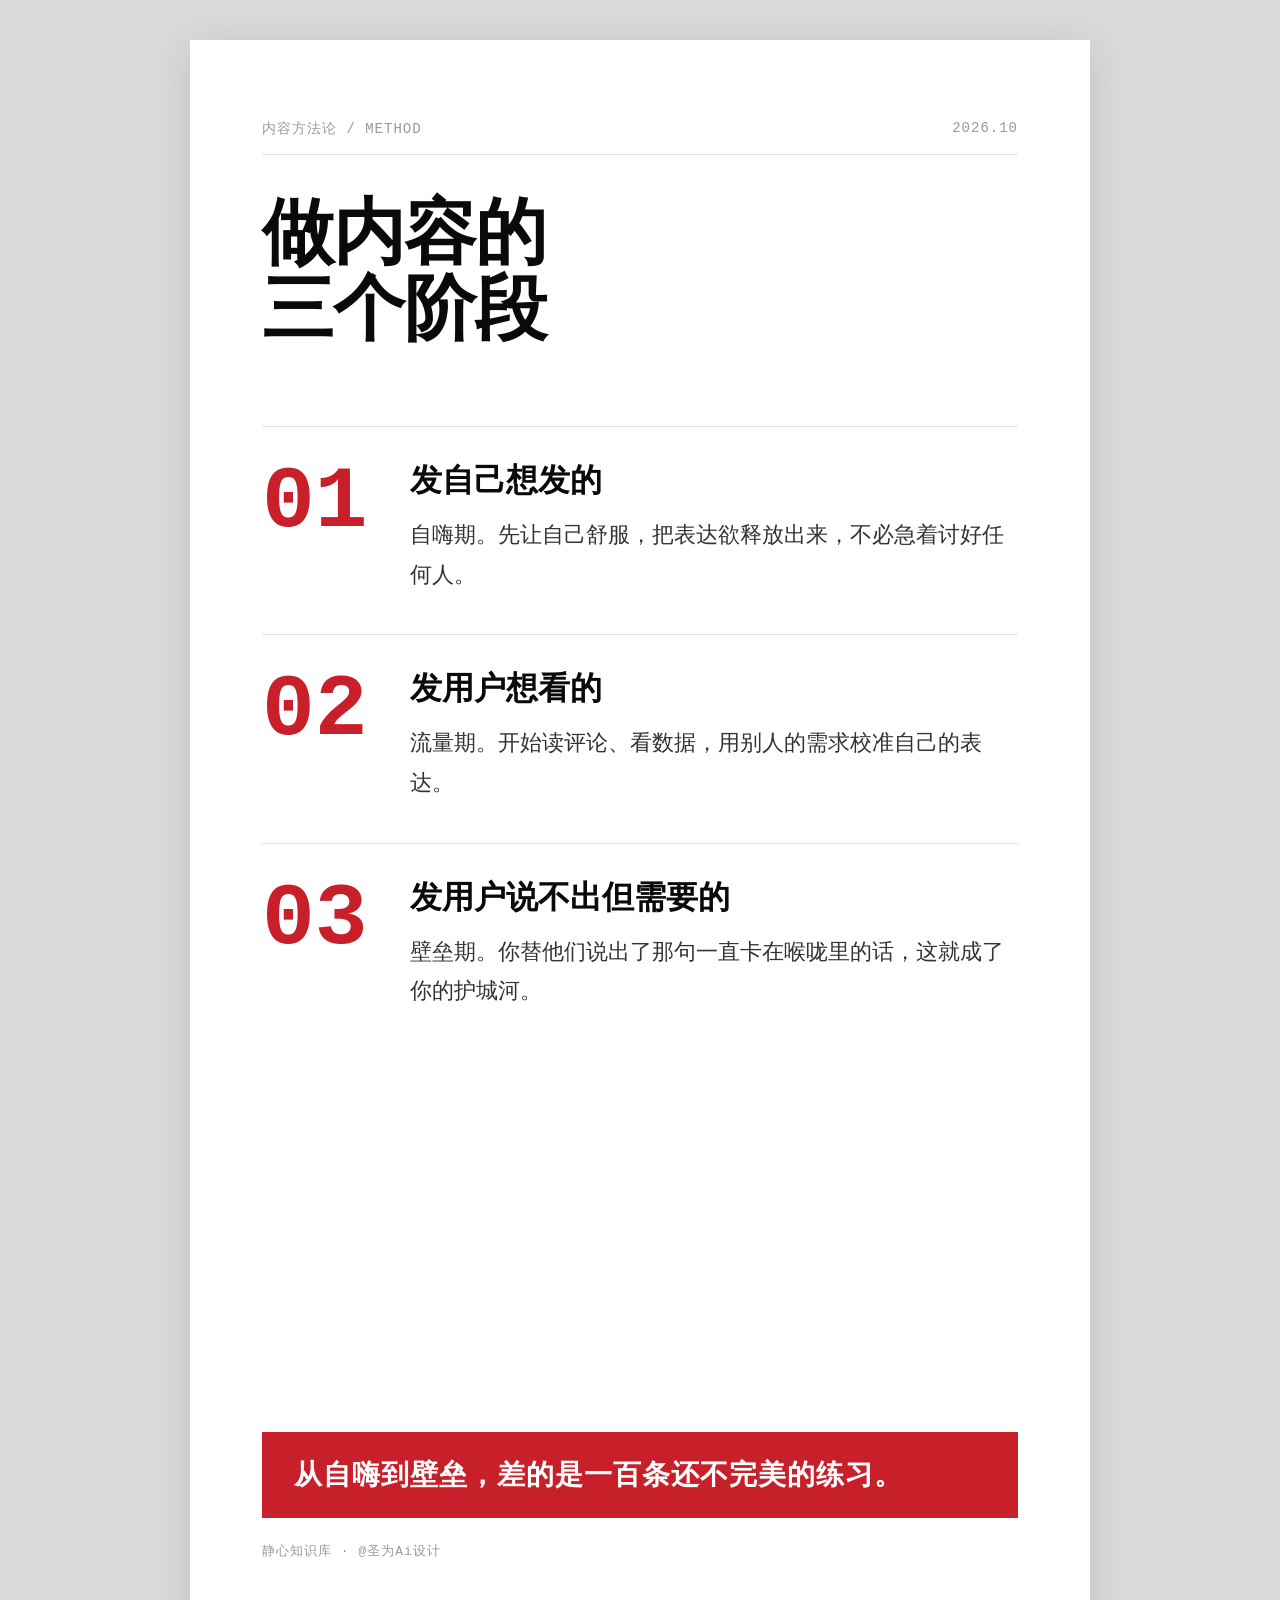
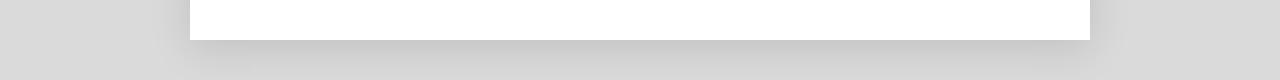
<file: assets/做内容的三个阶段-瑞士网格.html>
<!DOCTYPE html>
<html lang="zh-CN">
<head>
<meta charset="UTF-8">
<meta name="viewport" content="width=device-width, initial-scale=1.0">
<title>做内容的三个阶段 · 瑞士网格</title>
<link rel="stylesheet" href="https://miaoda.feishu.cn/fonts/css2?family=Noto+Sans+SC:wght@300;500;700;900&family=JetBrains+Mono:wght@400;700&display=swap">
<style>
:root{
  --ink:#0A0A0A; --accent:#C8202A; --paper:#FFFFFF; --panel:#F5F5F5; --line:#E0E0E0; --muted:#999;
}
*{margin:0;padding:0;box-sizing:border-box}
body{display:flex;justify-content:center;background:#dadada;padding:40px 16px;
  font-family:"Noto Sans SC",sans-serif;text-rendering:optimizeLegibility;font-feature-settings:"kern" 1}
.card{width:900px;max-width:100%;aspect-ratio:9/16;background:var(--paper);
  position:relative;overflow:hidden;padding:80px 72px;color:var(--ink);
  box-shadow:0 8px 40px rgba(0,0,0,.12)}
.content{height:100%;display:flex;flex-direction:column}
.topbar{display:flex;justify-content:space-between;font-family:"JetBrains Mono",monospace;
  font-size:14px;letter-spacing:1px;color:var(--muted);border-bottom:1px solid var(--line);padding-bottom:16px}
.main-title{font-size:72px;font-weight:900;line-height:1.05;letter-spacing:-1px;margin:40px 0}
.step{display:grid;grid-template-columns:120px 1fr;gap:28px;align-items:start;margin-top:40px;
  border-top:1px solid var(--line);padding-top:32px}
.step-no{font-family:"JetBrains Mono",monospace;font-size:88px;font-weight:700;color:var(--accent);line-height:1}
.step-body h3{font-size:32px;font-weight:700;margin-bottom:12px}
.step-body p{font-size:22px;line-height:1.8;color:#333;max-width:32em}
.conclusion{margin-top:auto;background:var(--accent);color:#fff;padding:24px 32px;
  font-size:28px;font-weight:700;letter-spacing:1px}
.footer{margin-top:24px;font-family:"JetBrains Mono",monospace;font-size:13px;color:var(--muted);letter-spacing:1px}
</style>
</head>
<body>
<div class="card">
  <div class="content">
    <div class="topbar"><span>内容方法论 / METHOD</span><span>2026.10</span></div>
    <h1 class="main-title">做内容的<br>三个阶段</h1>
    <div class="step">
      <div class="step-no">01</div>
      <div class="step-body"><h3>发自己想发的</h3><p>自嗨期。先让自己舒服，把表达欲释放出来，不必急着讨好任何人。</p></div>
    </div>
    <div class="step">
      <div class="step-no">02</div>
      <div class="step-body"><h3>发用户想看的</h3><p>流量期。开始读评论、看数据，用别人的需求校准自己的表达。</p></div>
    </div>
    <div class="step">
      <div class="step-no">03</div>
      <div class="step-body"><h3>发用户说不出但需要的</h3><p>壁垒期。你替他们说出了那句一直卡在喉咙里的话，这就成了你的护城河。</p></div>
    </div>
    <div class="conclusion">从自嗨到壁垒，差的是一百条还不完美的练习。</div>
    <div class="footer">静心知识库 · @圣为Ai设计</div>
  </div>
</div>
</body>
</html>
</file>
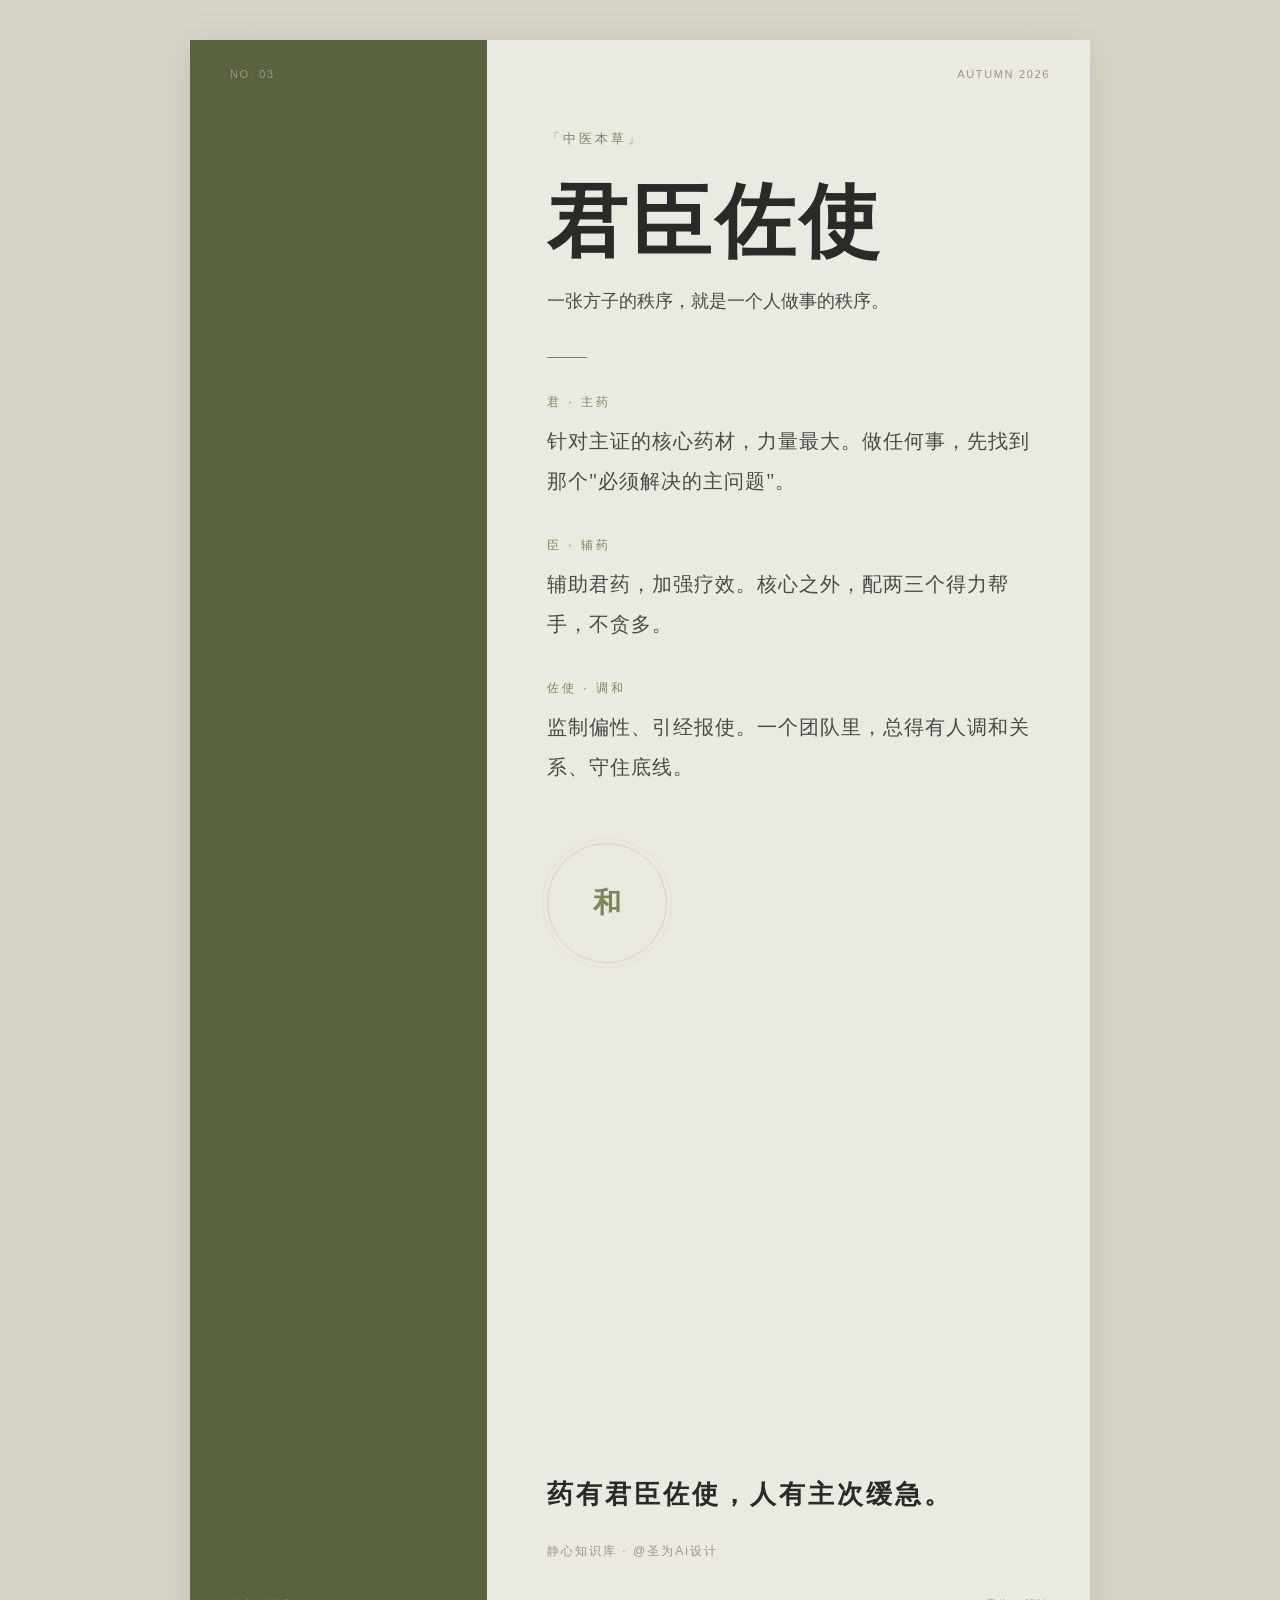
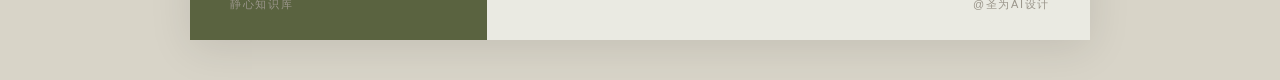
<file: assets/君臣佐使-草木绿.html>
<!DOCTYPE html>
<html lang="zh-CN">
<head>
<meta charset="UTF-8">
<meta name="viewport" content="width=device-width, initial-scale=1.0">
<title>君臣佐使 · 草木</title>
<link rel="stylesheet" href="https://miaoda.feishu.cn/fonts/css2?family=Noto+Serif+SC:wght@400;600;700;900&family=Noto+Sans+SC:wght@300;400;500;700&display=swap">
<style>
:root{
  --sage:#7D855A; --sage-deep:#5A6340;
  --paper:#EAEAE2; --paper-card:#F2F0E8;
  --charcoal:#2A2A28; --charcoal-soft:#4a4a46;
  --muted:#9a958a; --line:#D5D0C8;
}
*{margin:0;padding:0;box-sizing:border-box}
body{display:flex;justify-content:center;background:#d8d4c8;padding:40px 16px;
  font-family:"Noto Serif SC","Songti SC",serif}
.card{width:900px;max-width:100%;aspect-ratio:9/16;background:var(--paper);
  position:relative;overflow:hidden;color:var(--charcoal);
  box-shadow:0 8px 40px rgba(0,0,0,.1)}
.sage-block{position:absolute;left:0;top:0;bottom:0;width:33%;
  background:var(--sage-deep);z-index:1}
.sage-block .watermark{position:absolute;bottom:40px;left:20px;
  font-size:140px;font-weight:900;color:rgba(255,255,255,.06);
  line-height:1;writing-mode:vertical-rl}
.meta{position:absolute;font-family:"Noto Sans SC",sans-serif;font-size:11px;
  letter-spacing:.15em;text-transform:uppercase;color:var(--muted);z-index:3}
.meta-tl{top:28px;left:40px}
.meta-tr{top:28px;right:40px}
.meta-bl{bottom:28px;left:40px}
.meta-br{bottom:28px;right:40px}
.content{position:relative;z-index:2;margin-left:33%;padding:90px 60px 80px;
  height:100%;display:flex;flex-direction:column}
.series-tag{display:inline-block;font-family:"Noto Sans SC",sans-serif;
  font-size:13px;letter-spacing:3px;color:var(--sage);align-self:flex-start;
  margin-bottom:30px}
.series-tag::before{content:"「";color:var(--sage)}
.series-tag::after{content:"」";color:var(--sage)}
h1{font-size:80px;font-weight:900;color:var(--charcoal);line-height:1.1;
  letter-spacing:4px;margin-bottom:20px}
.subtitle{font-size:18px;color:var(--charcoal-soft);line-height:1.7;
  margin-bottom:40px;font-family:"Noto Sans SC",sans-serif;font-weight:300}
.hairline{width:40px;height:1px;background:var(--sage);margin:0 0 36px}
.section{margin-bottom:36px}
.section-label{font-family:"Noto Sans SC",sans-serif;font-size:12px;
  letter-spacing:3px;color:var(--sage);text-transform:uppercase;margin-bottom:10px}
.section p{font-size:20px;line-height:2;color:var(--charcoal-soft);letter-spacing:1px}
.circle{width:120px;height:120px;border-radius:50%;border:1px solid var(--line);
  display:flex;align-items:center;justify-content:center;margin:20px 0;position:relative}
.circle::after{content:"";position:absolute;inset:-6px;border-radius:50%;
  border:1px solid var(--line);opacity:.4}
.circle span{font-size:28px;color:var(--sage);font-weight:700}
.closing{margin-top:auto;padding-top:40px;font-size:26px;color:var(--charcoal);
  letter-spacing:3px;line-height:1.8;font-weight:600}
.footer{margin-top:24px;font-family:"Noto Sans SC",sans-serif;font-size:12px;
  color:var(--muted);letter-spacing:2px}
</style>
</head>
<body>
<div class="card">
  <div class="sage-block"><div class="watermark">藥</div></div>
  <div class="meta meta-tl">NO. 03</div>
  <div class="meta meta-tr">AUTUMN 2026</div>
  <div class="meta meta-bl">静心知识库</div>
  <div class="meta meta-br">@圣为Ai设计</div>
  <div class="content">
    <div class="series-tag">中医本草</div>
    <h1>君臣佐使</h1>
    <p class="subtitle">一张方子的秩序，就是一个人做事的秩序。</p>
    <div class="hairline"></div>
    <div class="section">
      <div class="section-label">君 · 主药</div>
      <p>针对主证的核心药材，力量最大。做任何事，先找到那个"必须解决的主问题"。</p>
    </div>
    <div class="section">
      <div class="section-label">臣 · 辅药</div>
      <p>辅助君药，加强疗效。核心之外，配两三个得力帮手，不贪多。</p>
    </div>
    <div class="section">
      <div class="section-label">佐使 · 调和</div>
      <p>监制偏性、引经报使。一个团队里，总得有人调和关系、守住底线。</p>
    </div>
    <div class="circle"><span>和</span></div>
    <div class="closing">药有君臣佐使，人有主次缓急。</div>
    <div class="footer">静心知识库 · @圣为Ai设计</div>
  </div>
</div>
</body>
</html>
</file>
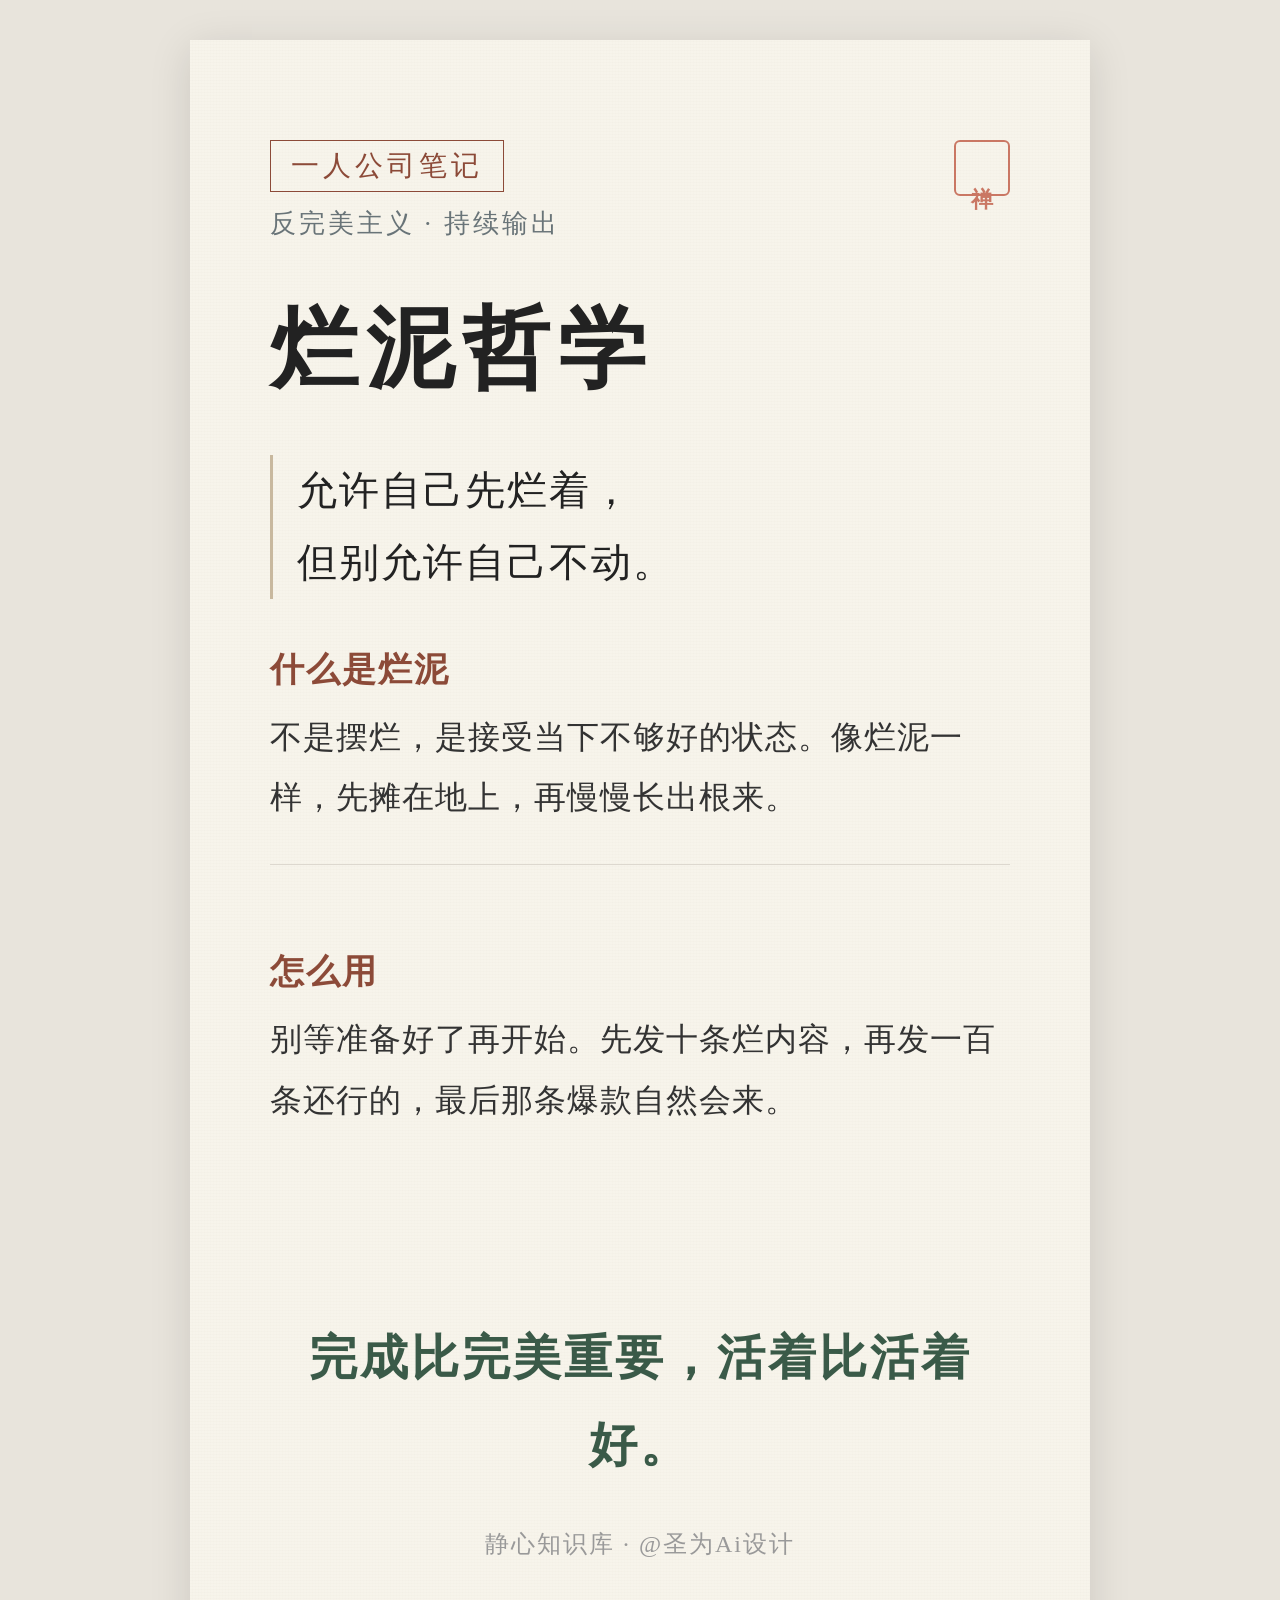
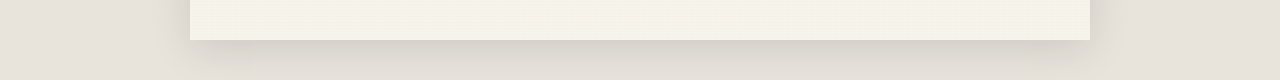
<file: assets/烂泥哲学-宋韵禅意.html>
<!DOCTYPE html>
<html lang="zh-CN">
<head>
<meta charset="UTF-8">
<meta name="viewport" content="width=device-width, initial-scale=1.0">
<title>烂泥哲学 · 宋韵禅意</title>
<link rel="stylesheet" href="https://miaoda.feishu.cn/fonts/css2?family=Noto+Serif+SC:wght@400;600;700;900&display=swap">
<style>
:root{
  --ink:#222; --seal:#8C4A38; --seal-bright:#B8442C; --jade:#3A5A48;
  --gold:#C8B89E; --paper:#F7F4EB; --line:#DDD8CF; --muted:#999;
}
*{margin:0;padding:0;box-sizing:border-box}
body{display:flex;justify-content:center;background:#e8e4dc;padding:40px 16px;
  font-family:"Noto Serif SC","Songti SC","SimSun",serif}
.card{width:900px;max-width:100%;aspect-ratio:9/16;background:var(--paper);
  position:relative;overflow:hidden;padding:100px 80px 80px;color:var(--ink);
  box-shadow:0 8px 40px rgba(0,0,0,.12)}
.card::before{content:"";position:absolute;inset:0;pointer-events:none;z-index:1;
  background-image:repeating-linear-gradient(0deg,transparent,transparent 2px,rgba(180,170,150,.03) 2px,rgba(180,170,150,.03) 3px),
    repeating-linear-gradient(90deg,transparent,transparent 2px,rgba(180,170,150,.02) 2px,rgba(180,170,150,.02) 3px)}
.content{position:relative;z-index:2;height:100%;display:flex;flex-direction:column}
.tag{display:inline-block;border:1px solid var(--seal);color:var(--seal);
  padding:6px 20px;font-size:28px;letter-spacing:4px;align-self:flex-start}
.sub-tag{margin-top:14px;font-size:26px;color:#697478;letter-spacing:3px}
.main-title{margin-top:56px;font-size:88px;font-weight:700;color:var(--ink);
  letter-spacing:8px;line-height:1.2}
.quote{margin-top:52px;padding-left:24px;border-left:3px solid var(--gold);
  font-size:40px;line-height:1.8;letter-spacing:2px}
.section{margin-top:48px}
.section-title{font-size:34px;color:var(--seal);font-weight:700;margin-bottom:14px;letter-spacing:2px}
.section-text{font-size:32px;color:#333;line-height:1.9;letter-spacing:1px}
.divider{width:100%;height:1px;background:var(--line);margin:36px 0}
.golden{margin-top:auto;padding-top:60px;text-align:center;font-size:48px;
  color:var(--jade);line-height:1.8;font-weight:600;letter-spacing:3px}
.footer{margin-top:40px;text-align:center;font-size:24px;color:var(--muted);letter-spacing:2px}
.seal{position:absolute;top:100px;right:80px;width:56px;height:56px;
  border:2px solid var(--seal-bright);border-radius:6px;display:flex;align-items:center;
  justify-content:center;color:var(--seal-bright);font-size:22px;font-weight:700;
  writing-mode:vertical-rl;z-index:3;opacity:.7}
</style>
</head>
<body>
<div class="card">
  <div class="seal">禅</div>
  <div class="content">
    <div class="tag">一人公司笔记</div>
    <div class="sub-tag">反完美主义 · 持续输出</div>
    <h1 class="main-title">烂泥哲学</h1>
    <div class="quote">
      允许自己先烂着，<br>但别允许自己不动。
    </div>
    <div class="section">
      <div class="section-title">什么是烂泥</div>
      <div class="section-text">
        不是摆烂，是接受当下不够好的状态。像烂泥一样，先摊在地上，再慢慢长出根来。
      </div>
    </div>
    <div class="divider"></div>
    <div class="section">
      <div class="section-title">怎么用</div>
      <div class="section-text">
        别等准备好了再开始。先发十条烂内容，再发一百条还行的，最后那条爆款自然会来。
      </div>
    </div>
    <div class="golden">
      完成比完美重要，活着比活着好。
    </div>
    <div class="footer">静心知识库 · @圣为Ai设计</div>
  </div>
</div>
</body>
</html>
</file>
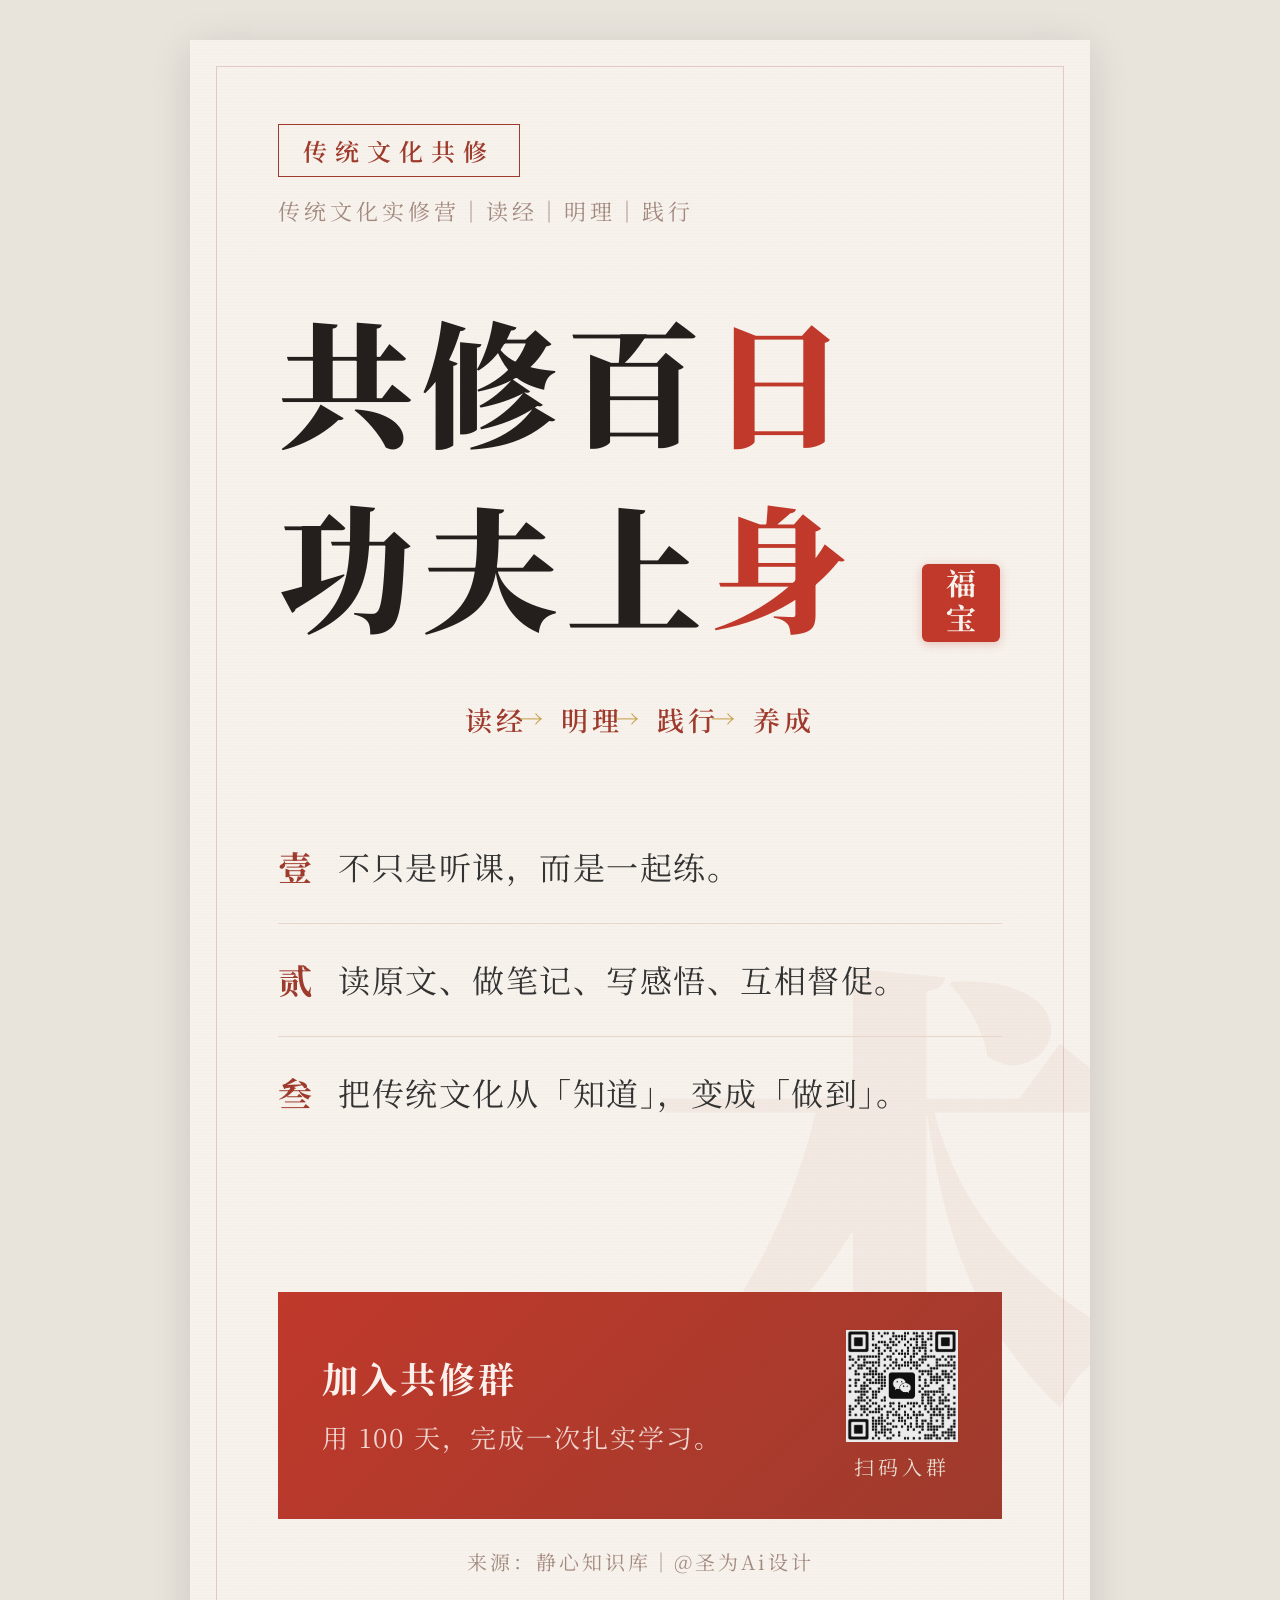
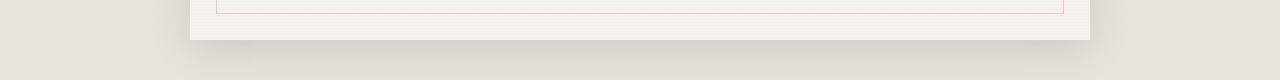
<file: examples/道术双群_术_9x16_朱砂.html>
<!DOCTYPE html>
<html lang="zh-CN">
<head>
<meta charset="UTF-8">
<meta name="viewport" content="width=device-width,initial-scale=1.0">
<title>共修百日 · 功夫上身 · 朱砂版</title>
<link rel="stylesheet" href="https://fonts.googleapis.com/css2?family=Noto+Serif+SC:wght@400;600;700;900&display=swap">
<style>
:root{
  --ink:#241f1d;--accent:#9E3B2D;--accent-bright:#C0392B;--gold:#C8A24E;
  --jade:#C0392B;--paper:#F7F2EC;--line:#E6D6CC;--muted:#A38A80
}
*{margin:0;padding:0;box-sizing:border-box}
body{display:flex;justify-content:center;background:#e8e4dc;padding:40px 16px;
  font-family:"Noto Serif SC","Songti SC","SimSun",serif;
  text-rendering:optimizeLegibility;font-feature-settings:"kern" 1,"liga" 1}
.card{width:900px;max-width:100%;aspect-ratio:9/16;background:var(--paper);
  position:relative;overflow:hidden;color:var(--ink);box-shadow:0 8px 40px rgba(0,0,0,.12)}

/* 纸纹 */
.card::before{content:"";position:absolute;inset:0;pointer-events:none;z-index:1;
  background-image:repeating-linear-gradient(0deg,transparent,transparent 2px,rgba(180,170,150,.03) 2px,rgba(180,170,150,.03) 3px),
  repeating-linear-gradient(90deg,transparent,transparent 2px,rgba(180,170,150,.02) 2px,rgba(180,170,150,.02) 3px)}
/* 裱框细线 */
.frame{position:absolute;inset:26px;border:1px solid rgba(158,59,45,.22);pointer-events:none;z-index:2}
/* 背景大字水印 */
.water{position:absolute;right:-50px;bottom:210px;font-size:500px;font-weight:900;
  color:rgba(158,59,45,.05);line-height:1;z-index:1;letter-spacing:0}

.content{position:relative;z-index:3;height:100%;display:flex;flex-direction:column;
  padding:84px 88px 64px}

/* 顶部：标签 + 副题 */
.tag{display:inline-block;border:1px solid var(--accent);color:var(--accent);
  padding:8px 24px;font-size:24px;letter-spacing:8px;align-self:flex-start;font-weight:600}
.sub{margin-top:18px;font-size:22px;color:var(--muted);letter-spacing:4px}

/* 主视觉：大字标题 + 印章 */
.hero{margin-top:60px;position:relative}
.hero h1{font-size:136px;font-weight:900;line-height:1.36;letter-spacing:8px;color:var(--ink)}
.hero h1 em{font-style:normal;color:var(--accent-bright)}
.seal{position:absolute;right:2px;bottom:14px;width:78px;height:78px;background:var(--accent-bright);color:var(--paper);
  display:flex;align-items:center;justify-content:center;font-size:30px;font-weight:700;
  writing-mode:vertical-rl;letter-spacing:6px;border-radius:6px;
  box-shadow:0 2px 10px rgba(192,57,43,.28)}

/* 日课三条 */
.lessons{margin-top:72px;display:flex;flex-direction:column}
.lesson{display:flex;align-items:flex-start;gap:26px;padding:27px 0;border-bottom:1px solid var(--line)}
.lesson:last-child{border-bottom:none;padding-bottom:0}
.lesson i{flex:0 0 auto;font-style:normal;font-size:34px;color:var(--accent);font-weight:700;line-height:1.7}
.lesson p{font-size:32px;line-height:1.75;color:#333;letter-spacing:1.5px;max-width:24em}

/* 底部 CTA 色块 */
/* 方法路径条（术群特有） */
.path{margin-top:44px;display:flex;align-items:center;justify-content:center;
  gap:6px;flex-wrap:wrap}
.path span{font-size:27px;letter-spacing:4px;color:var(--accent);font-weight:600;
  position:relative;padding:0 14px}
.path span:not(:last-child)::after{content:"\2192";position:absolute;right:-6px;
  color:var(--gold);font-weight:400;font-size:24px}
.cta{margin-top:auto;display:flex;align-items:center;gap:36px;background:linear-gradient(135deg,#C0392B,#9E3B2D);
  padding:38px 44px;color:#FBF1EC}
.cta-text{flex:1;min-width:0}
.cta-text strong{display:block;font-size:36px;font-weight:700;letter-spacing:3px;margin-bottom:12px}
.cta-text span{display:block;font-size:26px;letter-spacing:2px;opacity:.85;line-height:1.7}
.qr-wrap{flex:0 0 auto;display:flex;flex-direction:column;align-items:center;gap:10px}
.qr{width:112px;height:112px;background:#fff;border:1px solid rgba(0,0,0,.08);overflow:hidden}
.qr img{width:100%;height:100%;object-fit:cover;display:block}
.qr-wrap span{font-size:20px;letter-spacing:4px;color:#F3EFE4;opacity:.9}

footer{margin-top:28px;text-align:center;font-size:20px;color:var(--muted);letter-spacing:3px}
</style>
</head>
<body>
<div class="card">
  <div class="water">术</div>
  <div class="frame"></div>
  <div class="content">
    <div class="tag">传统文化共修</div>
    <div class="sub">传统文化实修营｜读经｜明理｜践行</div>

    <div class="hero">
      <h1>共修百<em>日</em><br>功夫上<em>身</em></h1>
      <div class="seal">福宝</div>
    </div>

    <div class="path"><span>读经</span><span>明理</span><span>践行</span><span>养成</span></div>

    <div class="lessons">
      <div class="lesson"><i>壹</i><p>不只是听课，而是一起练。</p></div>
      <div class="lesson"><i>贰</i><p>读原文、做笔记、写感悟、互相督促。</p></div>
      <div class="lesson"><i>叁</i><p>把传统文化从「知道」，变成「做到」。</p></div>
    </div>

    <div class="cta">
      <div class="cta-text">
        <strong>加入共修群</strong>
        <span>用 100 天，完成一次扎实学习。</span>
      </div>
      <div class="qr-wrap">
        <div class="qr"><img alt="共修群二维码" src="[data-uri]"></div>
        <span>扫码入群</span>
      </div>
    </div>

    <footer>来源：静心知识库｜@圣为Ai设计</footer>
  </div>
</div>
<script>(function(){function fit(){var w=document.documentElement.clientWidth-32,c=document.querySelector('.card');if(w<900){c.style.zoom=w/900}else{c.style.zoom=''}}addEventListener('resize',fit);fit()})();</script>
</body>
</html>
</file>
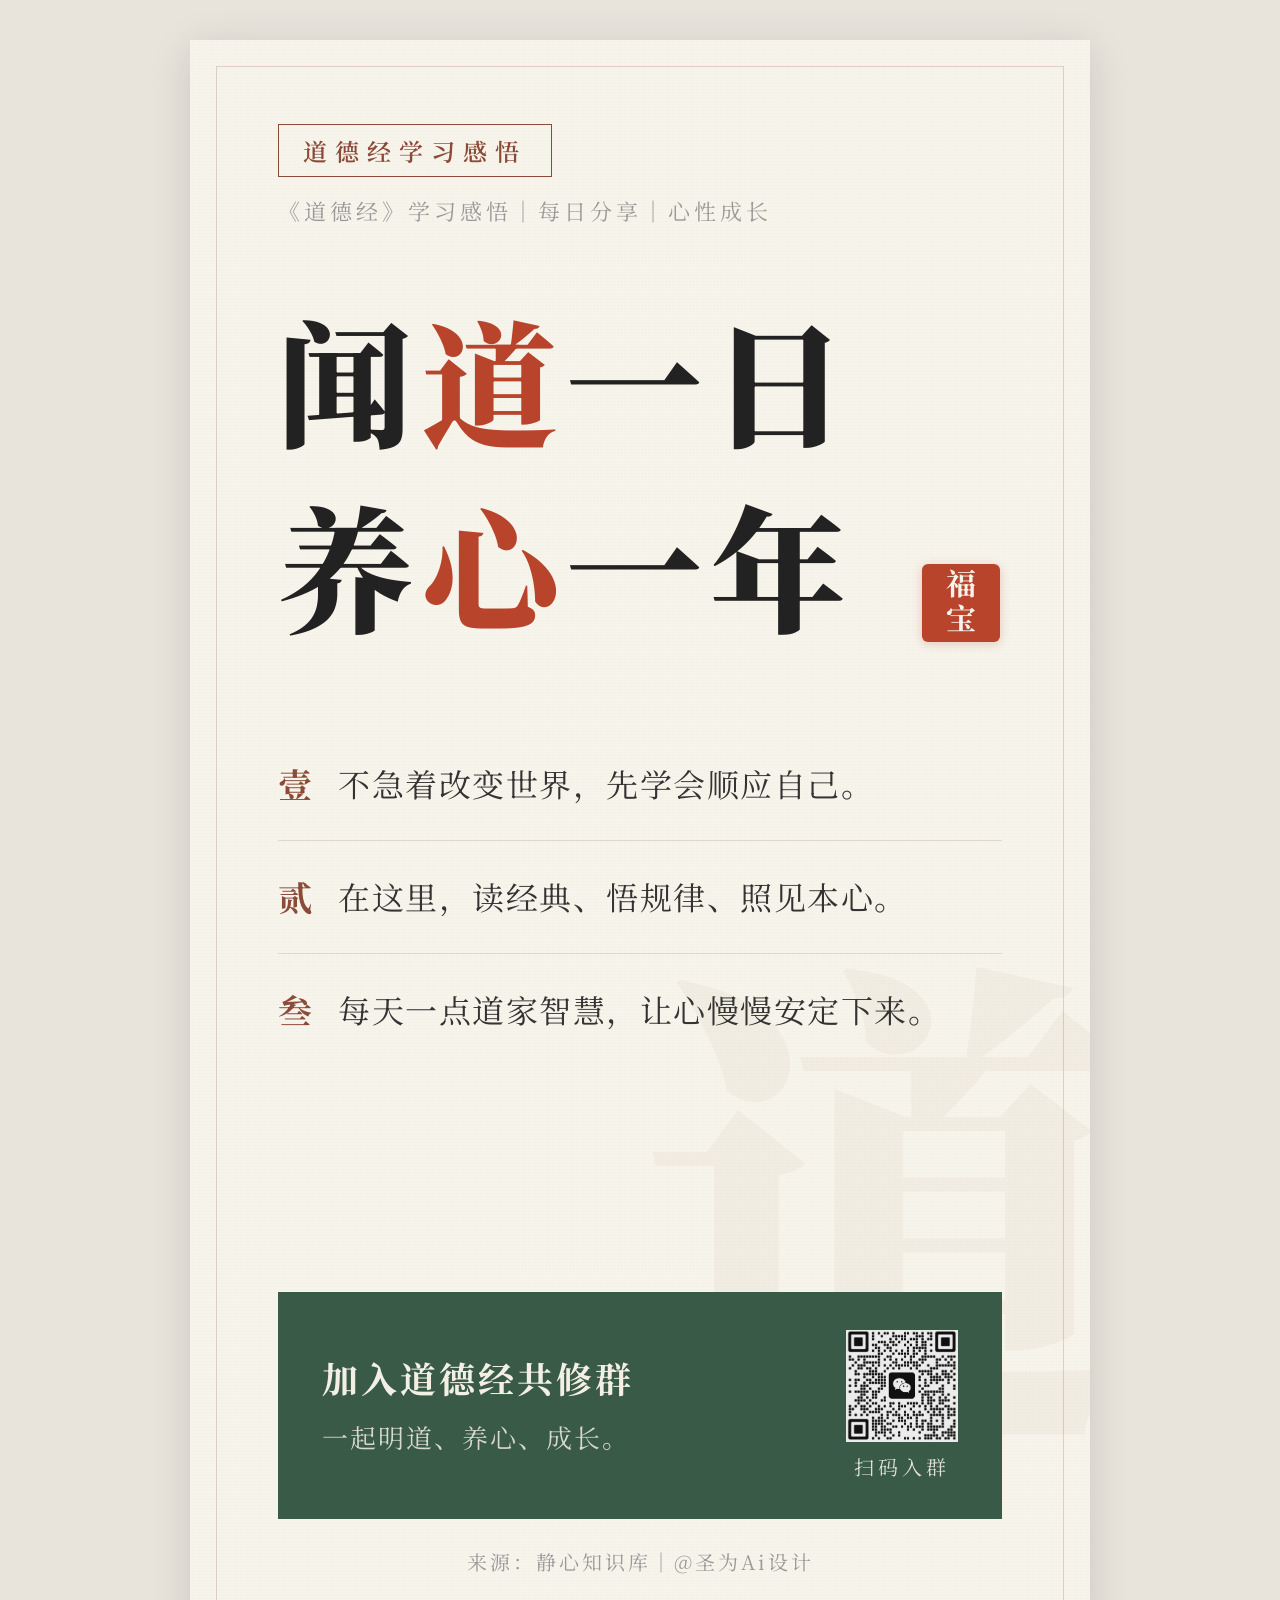
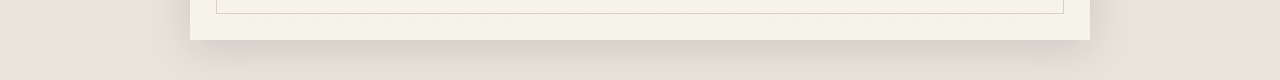
<file: examples/道术双群_道_9x16_宋韵禅意.html>
<!DOCTYPE html>
<html lang="zh-CN">
<head>
<meta charset="UTF-8">
<meta name="viewport" content="width=device-width,initial-scale=1.0">
<title>闻道一日 · 养心一年 · 宋韵禅意</title>
<link rel="stylesheet" href="https://fonts.googleapis.com/css2?family=Noto+Serif+SC:wght@400;600;700;900&display=swap">
<style>
:root{
  --ink:#222;--accent:#8C4A38;--accent-bright:#B8442C;--gold:#C8B89E;
  --jade:#3A5A48;--paper:#F7F4EB;--line:#DDD8CF;--muted:#999
}
*{margin:0;padding:0;box-sizing:border-box}
body{display:flex;justify-content:center;background:#e8e4dc;padding:40px 16px;
  font-family:"Noto Serif SC","Songti SC","SimSun",serif;
  text-rendering:optimizeLegibility;font-feature-settings:"kern" 1,"liga" 1}
.card{width:900px;max-width:100%;aspect-ratio:9/16;background:var(--paper);
  position:relative;overflow:hidden;color:var(--ink);box-shadow:0 8px 40px rgba(0,0,0,.12)}

/* 纸纹 */
.card::before{content:"";position:absolute;inset:0;pointer-events:none;z-index:1;
  background-image:repeating-linear-gradient(0deg,transparent,transparent 2px,rgba(180,170,150,.03) 2px,rgba(180,170,150,.03) 3px),
  repeating-linear-gradient(90deg,transparent,transparent 2px,rgba(180,170,150,.02) 2px,rgba(180,170,150,.02) 3px)}
/* 裱框细线 */
.frame{position:absolute;inset:26px;border:1px solid rgba(140,74,56,.22);pointer-events:none;z-index:2}
/* 背景大字水印 */
.water{position:absolute;right:-50px;bottom:210px;font-size:500px;font-weight:900;
  color:rgba(140,74,56,.045);line-height:1;z-index:1;letter-spacing:0}

.content{position:relative;z-index:3;height:100%;display:flex;flex-direction:column;
  padding:84px 88px 64px}

/* 顶部：标签 + 副题 */
.tag{display:inline-block;border:1px solid var(--accent);color:var(--accent);
  padding:8px 24px;font-size:24px;letter-spacing:8px;align-self:flex-start;font-weight:600}
.sub{margin-top:18px;font-size:22px;color:var(--muted);letter-spacing:4px}

/* 主视觉：大字标题 + 印章 */
.hero{margin-top:60px;position:relative}
.hero h1{font-size:136px;font-weight:900;line-height:1.36;letter-spacing:8px;color:var(--ink)}
.hero h1 em{font-style:normal;color:var(--accent-bright)}
.seal{position:absolute;right:2px;bottom:14px;width:78px;height:78px;background:var(--accent-bright);color:var(--paper);
  display:flex;align-items:center;justify-content:center;font-size:30px;font-weight:700;
  writing-mode:vertical-rl;letter-spacing:6px;border-radius:6px;
  box-shadow:0 2px 10px rgba(184,68,44,.25)}

/* 日课三条 */
.lessons{margin-top:72px;display:flex;flex-direction:column}
.lesson{display:flex;align-items:flex-start;gap:26px;padding:27px 0;border-bottom:1px solid var(--line)}
.lesson:last-child{border-bottom:none;padding-bottom:0}
.lesson i{flex:0 0 auto;font-style:normal;font-size:34px;color:var(--accent);font-weight:700;line-height:1.7}
.lesson p{font-size:32px;line-height:1.75;color:#333;letter-spacing:1.5px;max-width:24em}

/* 底部 CTA 色块 */
.cta{margin-top:auto;display:flex;align-items:center;gap:36px;background:var(--jade);
  padding:38px 44px;color:#F3EFE4}
.cta-text{flex:1;min-width:0}
.cta-text strong{display:block;font-size:36px;font-weight:700;letter-spacing:3px;margin-bottom:12px}
.cta-text span{display:block;font-size:26px;letter-spacing:2px;opacity:.85;line-height:1.7}
.qr-wrap{flex:0 0 auto;display:flex;flex-direction:column;align-items:center;gap:10px}
.qr{width:112px;height:112px;background:#fff;border:1px solid rgba(0,0,0,.08);overflow:hidden}
.qr img{width:100%;height:100%;object-fit:cover;display:block}
.qr-wrap span{font-size:20px;letter-spacing:4px;color:#F3EFE4;opacity:.9}

footer{margin-top:28px;text-align:center;font-size:20px;color:var(--muted);letter-spacing:3px}
</style>
</head>
<body>
<div class="card">
  <div class="water">道</div>
  <div class="frame"></div>
  <div class="content">
    <div class="tag">道德经学习感悟</div>
    <div class="sub">《道德经》学习感悟｜每日分享｜心性成长</div>

    <div class="hero">
      <h1>闻<em>道</em>一日<br>养<em>心</em>一年</h1>
      <div class="seal">福宝</div>
    </div>

    <div class="lessons">
      <div class="lesson"><i>壹</i><p>不急着改变世界，先学会顺应自己。</p></div>
      <div class="lesson"><i>贰</i><p>在这里，读经典、悟规律、照见本心。</p></div>
      <div class="lesson"><i>叁</i><p>每天一点道家智慧，让心慢慢安定下来。</p></div>
    </div>

    <div class="cta">
      <div class="cta-text">
        <strong>加入道德经共修群</strong>
        <span>一起明道、养心、成长。</span>
      </div>
      <div class="qr-wrap">
        <div class="qr"><img alt="共修群二维码" src="[data-uri]"></div>
        <span>扫码入群</span>
      </div>
    </div>

    <footer>来源：静心知识库｜@圣为Ai设计</footer>
  </div>
</div>
<script>(function(){function fit(){var w=document.documentElement.clientWidth-32,c=document.querySelector('.card');if(w<900){c.style.zoom=w/900}else{c.style.zoom=''}}addEventListener('resize',fit);fit()})();</script>
</body>
</html>
</file>
<file: style.css>
/* ============================================================
   外壳样式（仅外壳层；工作台 iframe 是纸面色卡设计，不随主题变化）
   颜色一律走语义令牌 --c-*：改主题只动令牌定义，不碰具体规则
   ============================================================ */

/* ---- 语义令牌 · 暗色（默认） ---- */
:root {
  color-scheme: dark light;
  --c-bg: #0e0e10;        /* 页面底色 */
  --c-surface: #161618;   /* 工作站面板 */
  --c-elev: #262629;      /* 抬升面：激活 Tab / code 底 */
  --c-border: #2a2a2e;    /* 分隔线 */
  --c-text: #e8e8ea;      /* 主文字 */
  --c-text-strong: #fff;  /* 强调文字（激活 Tab） */
  --c-dim: #9a9aa0;       /* 次级文字 */
  --c-faint: #6a6a70;     /* 弱化文字 */
  --c-accent: #C9A962;    /* 金色强调 */
  --c-accent-deep: #8f7434; /* 浅色底上的金色（深一档保对比度） */
  /* 纸面（工作台容器/loading，不随主题变） */
  --paper: #f5f2ea;
}

/* ---- 语义令牌 · 浅色（手动 data-theme="light"，或系统浅色且未手动指定） ---- */
:root[data-theme="light"] {
  color-scheme: light;
  --c-bg: #f2f2f4;
  --c-surface: #ffffff;
  --c-elev: #e9e9ec;
  --c-border: #dcdce1;
  --c-text: #1e1e20;
  --c-text-strong: #000;
  --c-dim: #63636b;
  --c-faint: #9c9ca4;
  --c-accent: #8f7434;
}
@media (prefers-color-scheme: light) {
  :root:not([data-theme="dark"]):not([data-theme="light"]) {
    color-scheme: light;
    --c-bg: #f2f2f4;
    --c-surface: #ffffff;
    --c-elev: #e9e9ec;
    --c-border: #dcdce1;
    --c-text: #1e1e20;
    --c-text-strong: #000;
    --c-dim: #63636b;
    --c-faint: #9c9ca4;
    --c-accent: #8f7434;
  }
}

/* ---- 基础 ---- */
*{margin:0;padding:0;box-sizing:border-box}html,body{height:100%}body{font-family:"Noto Sans SC",-apple-system,"PingFang SC",sans-serif;background:var(--c-bg);color:var(--c-text);height:100vh;height:100dvh;overflow:hidden}.workstation{width:100%;height:100%;background:var(--c-surface);display:flex;flex-direction:column;overflow:hidden}

/* ---- 顶栏 ---- */
.topbar{display:flex;align-items:center;gap:18px;padding:14px 22px;border-bottom:1px solid var(--c-border);flex-wrap:wrap}.topbar .logo{font-size:17px;font-weight:700;letter-spacing:1px}.topbar .logo small{font-size:11px;color:var(--c-dim);font-weight:400;margin-left:8px}.tabs{display:flex;gap:4px;margin-left:auto;overflow-x:auto;-webkit-overflow-scrolling:touch;scrollbar-width:none}.tabs::-webkit-scrollbar{display:none}.tabs button{flex-shrink:0;background:transparent;border:none;color:var(--c-dim);padding:9px 18px;font-size:14px;border-radius:8px 8px 0 0;cursor:pointer;font-family:inherit;transition:.15s}.tabs button:hover{color:var(--c-text)}.tabs button.active{background:var(--c-elev);color:var(--c-text-strong);font-weight:600}

/* ---- 主题切换按钮 ---- */
.theme-btn{flex-shrink:0;margin-left:2px;background:transparent;border:1px solid var(--c-border);color:var(--c-dim);width:34px;height:34px;border-radius:8px;cursor:pointer;font-size:15px;line-height:1;font-family:inherit;transition:.15s;display:inline-flex;align-items:center;justify-content:center}
.theme-btn:hover{color:var(--c-text);border-color:var(--c-dim)}
.theme-btn:focus-visible{outline:2px solid var(--c-accent);outline-offset:2px}

/* ---- 面板 ---- */
.panels{flex:1;min-height:0;overflow:hidden}.panel{display:none;height:100%;overflow:auto}.panel.active{display:flex}.panel-inner{padding:26px 30px;width:100%}.placeholder{color:var(--c-faint);font-size:14px;line-height:2;max-width:640px}.placeholder h2{color:var(--c-text);font-size:20px;margin-bottom:12px}.placeholder code{background:var(--c-elev);padding:2px 8px;border-radius:5px;color:var(--c-accent);font-size:13px}#tab-paiban.active{display:flex;flex-direction:column}#guofeng-mount{flex:1;min-height:0}.panel-head{font-size:13px;color:var(--c-dim);margin-bottom:14px}.panel-head b{color:var(--c-accent)}@media (max-width:720px){.topbar{padding:10px 14px;gap:10px}.topbar .logo{font-size:15px}.topbar .logo small{display:block;margin:2px 0 0}.tabs{margin-left:0;width:100%;order:3;flex-wrap:nowrap}.tabs button{padding:11px 16px;font-size:13px;min-height:44px}.theme-btn{order:2;width:38px;height:38px}.panel-inner{padding:18px 16px}}

/* ---- 单实例工作台容器（纸面固定，不随外壳主题变） ---- */
.panel.wb-panel{overflow:hidden}.panel.wb-panel{position:relative}.panels{position:relative}
  .panel.wb-panel.active{display:flex;flex-direction:column}
  /* 单实例工作台：常驻 .panels 之上，四个主 Tab 共用；国风卡片 Tab 时隐藏 */
  .wb-holder{position:absolute;inset:0;display:none;flex-direction:column;z-index:5;background:var(--paper)}
  .wb-holder.visible{display:flex}
  .wb-holder .wb-frame{flex:1;width:100%;min-height:0;border:0;display:block;background:var(--paper)}
  .wb-holder .wb-loading{z-index:6}
  .wb-frame{background:var(--paper)}
.wb-loading{position:absolute;inset:0;display:flex;align-items:center;justify-content:center;color:#9a8f80;font-size:14px;letter-spacing:.1em;background:linear-gradient(100deg,#efe7d8 30%,#f7f1e6 50%,#efe7d8 70%);background-size:200% 100%;animation:wbSh 1.2s infinite}
.wb-holder.ready .wb-loading{display:none}
.wb-panel.ready .wb-loading{display:none}
@keyframes wbSh{0%{background-position:200% 0}100%{background-position:-200% 0}}
  .wb-frame{flex:1;width:100%;min-height:0;border:0;display:block;background:var(--paper)}.tabs button:focus-visible{outline:2px solid var(--c-accent);outline-offset:-2px}.wb-loading.timeout{animation:none;background:#f3ead9;color:#9A5B33}.wb-loading .retry{margin-left:12px;padding:7px 16px;border:1px solid #A8322A;border-radius:6px;background:#fff;color:#A8322A;font-family:inherit;font-size:13px;cursor:pointer}
</file>
